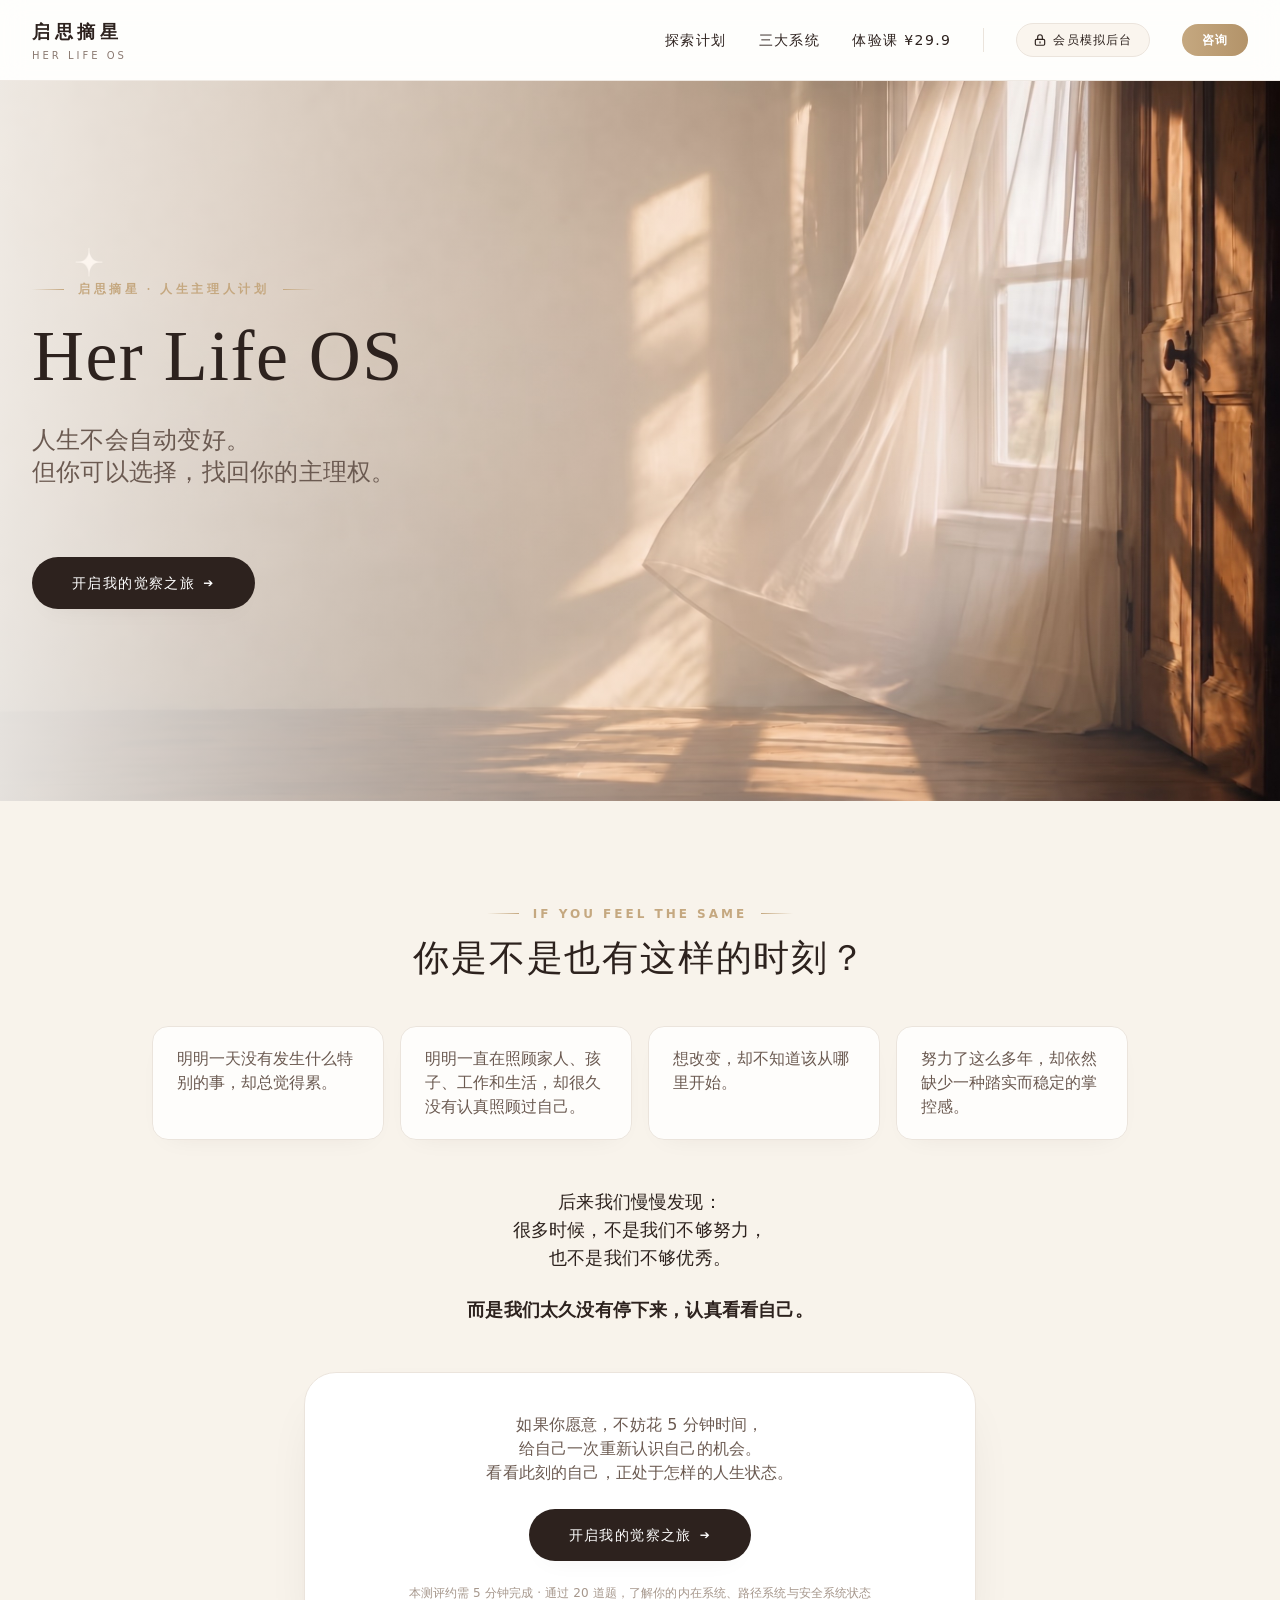
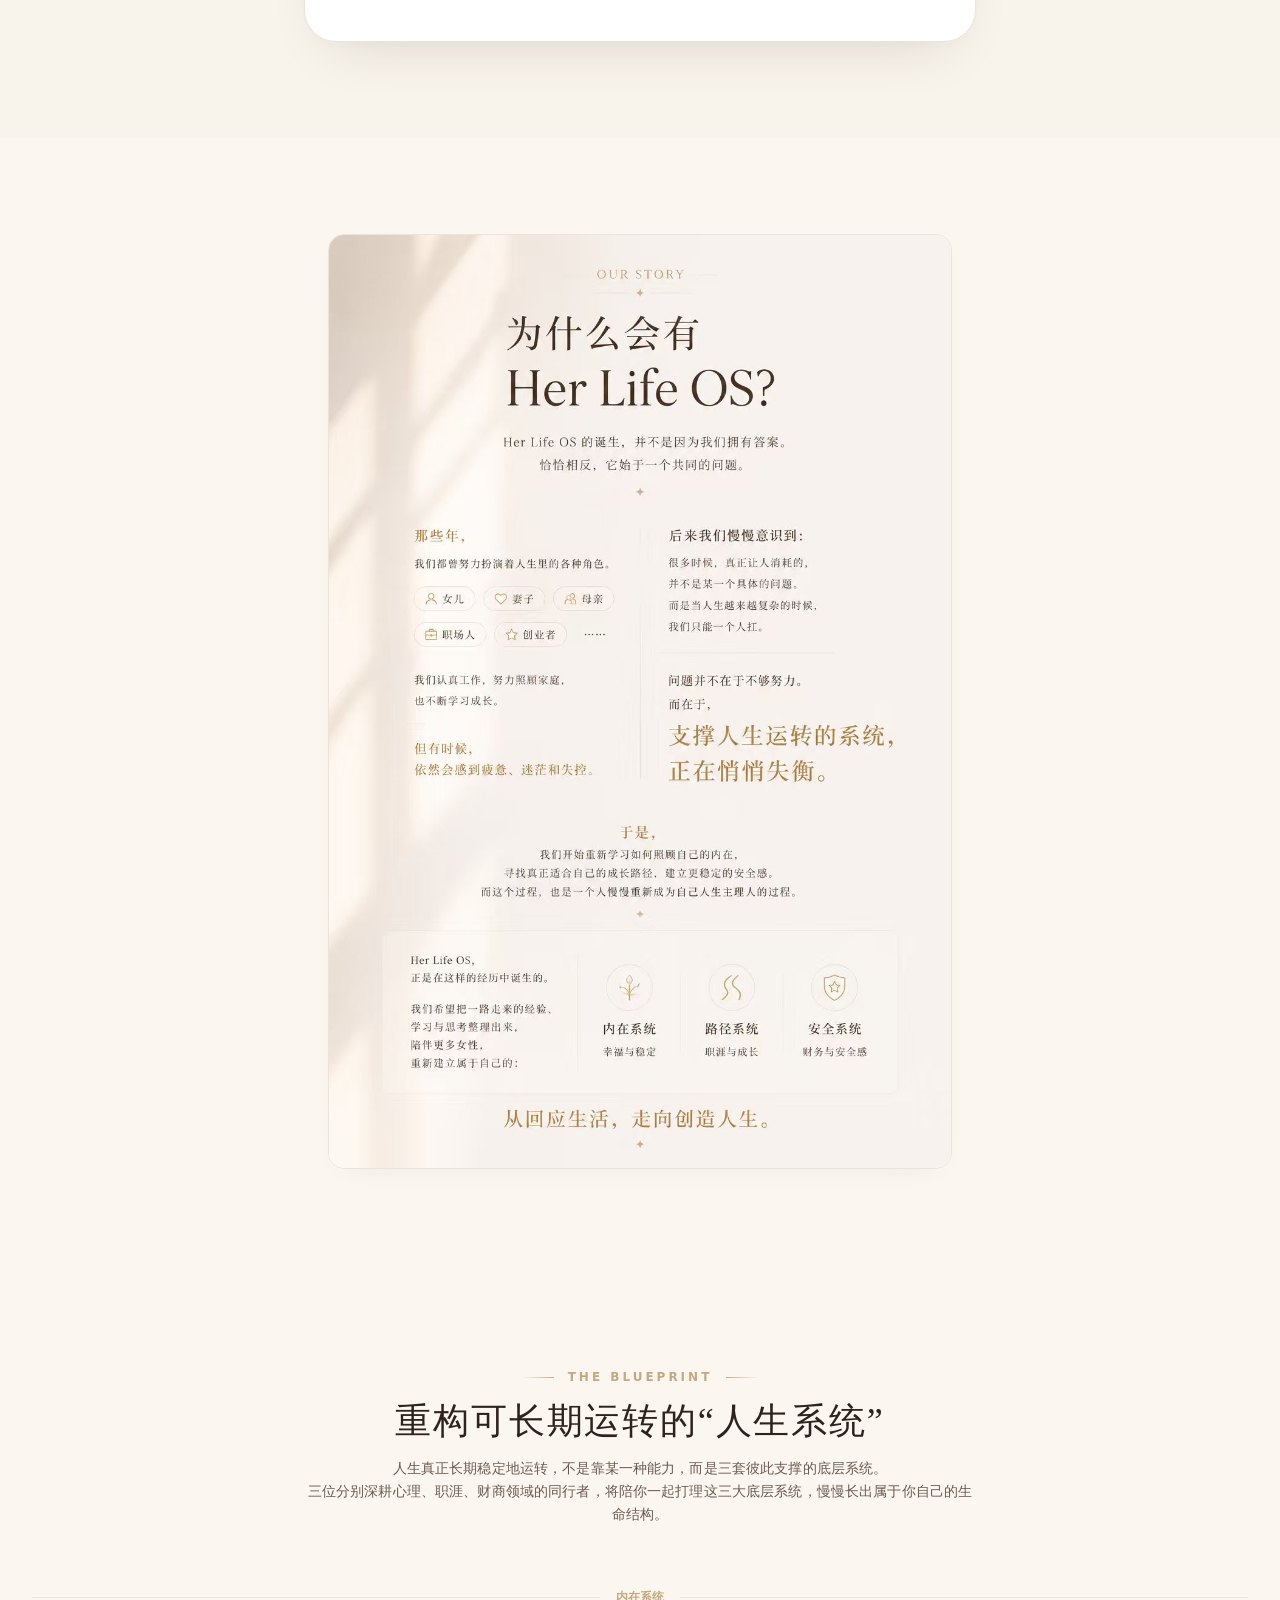
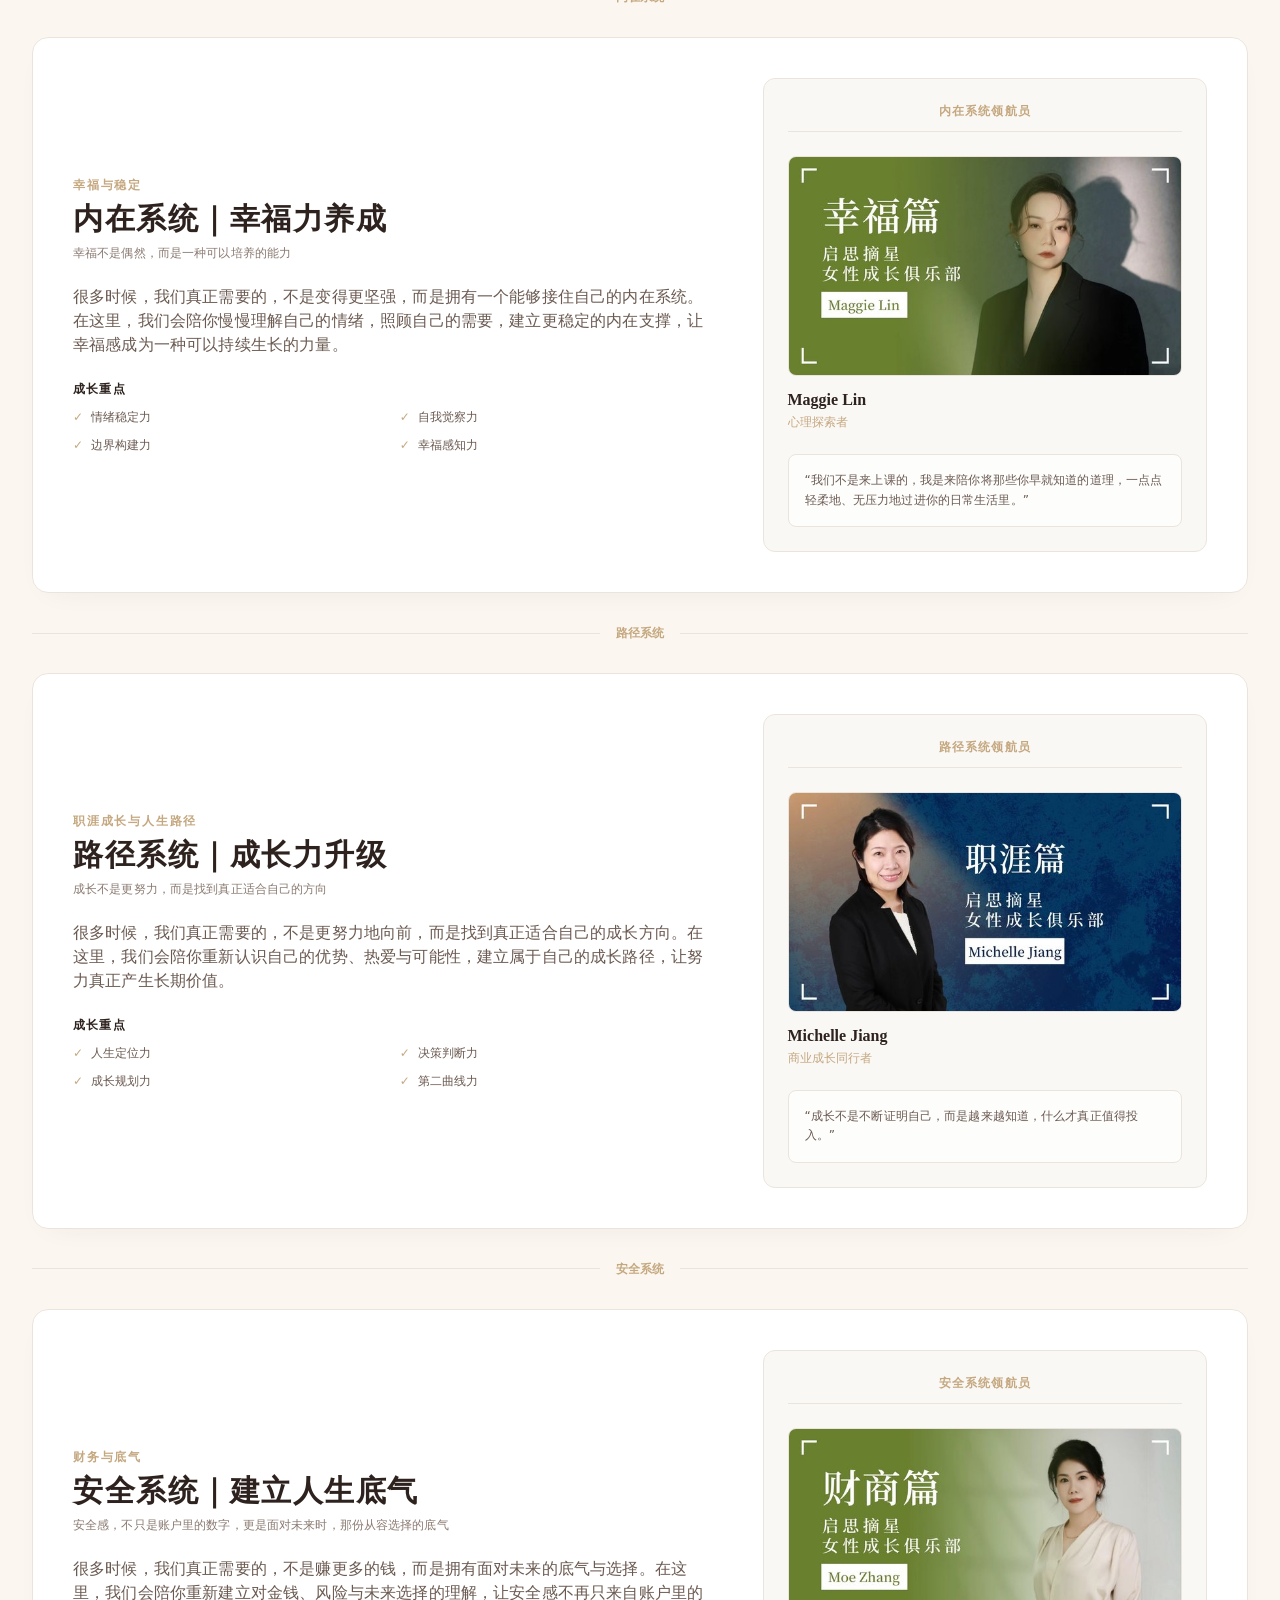
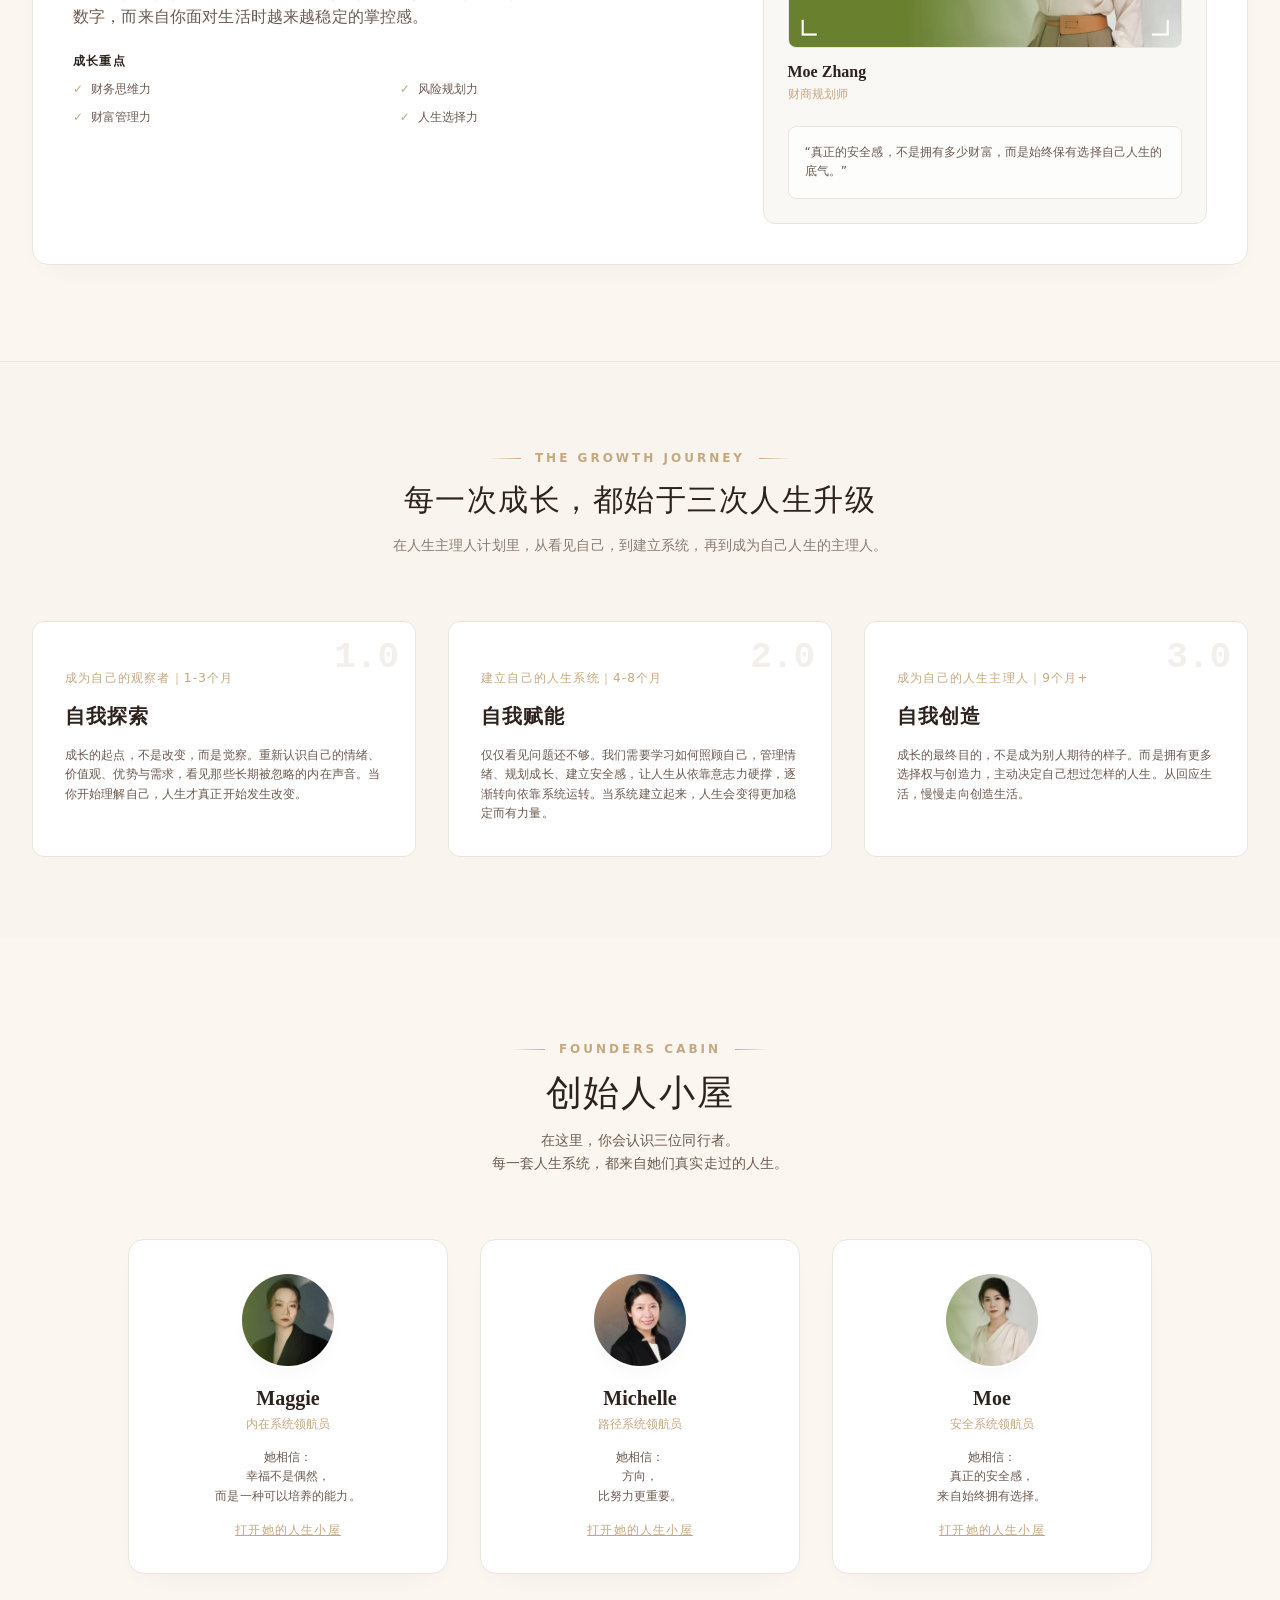
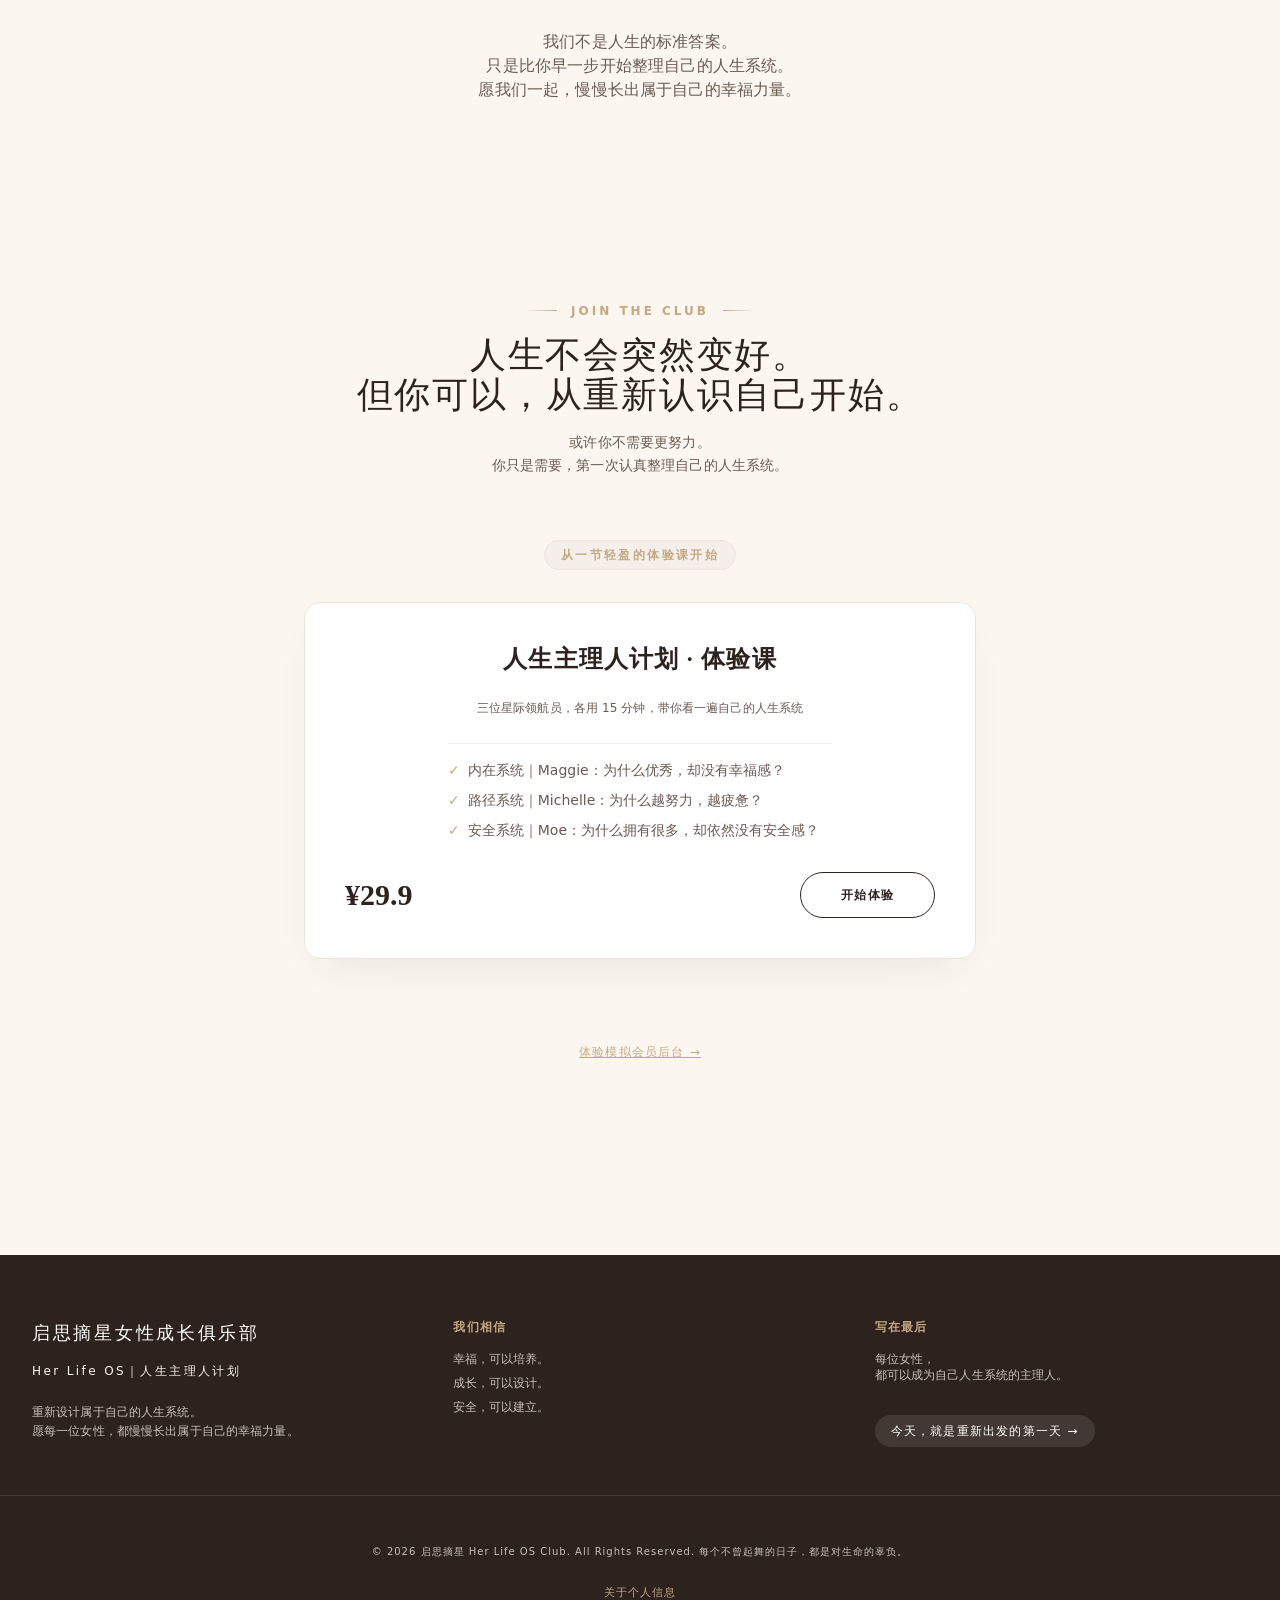
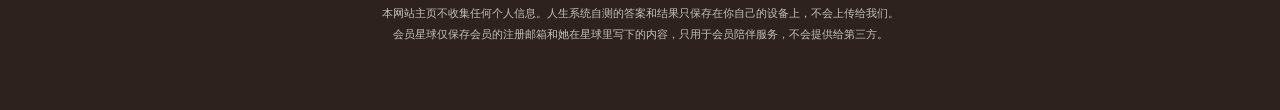
<file: index.html>
<!DOCTYPE html>
<html lang="zh-CN" class="scroll-smooth">
<head>
  <meta charset="UTF-8">
  <meta name="viewport" content="width=device-width, initial-scale=1.0">
  <title>启思摘星 Her Life OS — 人生系统主理人计划</title>
  <meta name="description" content="启思摘星女性成长俱乐部｜Her Life OS 人生主理人计划。从内在系统、路径系统、安全系统出发，重新设计属于自己的人生系统。">
  <meta property="og:type" content="website">
  <meta property="og:url" content="https://herlifeosclub.com/">
  <meta property="og:title" content="启思摘星 Her Life OS — 人生系统主理人计划">
  <meta property="og:description" content="每位女性，都可以成为自己人生系统的主理人。从内在、路径、安全三大系统出发，重新认识自己。">
  <meta property="og:image" content="https://herlifeosclub.com/images/img01.jpg">
  
  <!-- 1. 采用无拦截风险、全球极速 CDN 的静态 Tailwind CSS 样式表，彻底解决 iOS Safari 脚本封杀导致的白屏 -->
  <link rel="stylesheet" href="style.css">
  
  <!-- 2. 挂载 Alpine.js 用于交互 (带 defer 按序延迟启动) -->
  

  <!-- 3. 为静态 Tailwind 补充专属的 custom 调色板与 iPhone WebKit 兼容地基 -->
  






  <style>
    /* v2 修改建议 */
    html, body { background-color: #FBF7F0 !important; color: #2D221E; }
    #about{min-height:80vh !important;}
    .hero-overlay{background:linear-gradient(to bottom, rgba(253,251,247,0.80), rgba(253,251,247,0.55) 50%, rgba(253,251,247,0.92)) !important;}
    @media(min-width:1024px){.hero-overlay{background:linear-gradient(to right, rgba(253,251,247,0.88), rgba(253,251,247,0.35) 55%, transparent) !important;}}
    .av-noimg{display:flex;align-items:center;justify-content:center;}
    .av-noimg::after{content:attr(data-n);font-family:Georgia,'Songti SC',serif;font-size:14px;letter-spacing:.04em;color:#7A5C44;}
    /* 创始人小屋：网页文字版（素材取自 Maggie 设计的原图） */
    .f-modal-box{max-width:860px !important;}
    #modal-maggie .f-modal-box,#modal-maggie .f-modal-close{background:#FBF7F3;}
    #modal-michelle .f-modal-box,#modal-michelle .f-modal-close{background:#F9F5F2;}
    #modal-moe .f-modal-box,#modal-moe .f-modal-close{background:#F8F3EF;}
    .cabin{position:relative;overflow:hidden;padding:4px 22px 26px;color:#33291F;font-size:15px;line-height:1.95;border-radius:0 0 20px 20px;}
    .cabin,.cabin *{box-sizing:border-box;}
    .cabin p{margin:0;} .cabin ul{margin:0;padding:0;list-style:none;}
    .cabin img{mix-blend-mode:multiply;}
    .cb-plant{position:absolute;top:0;right:0;height:250px;width:auto;pointer-events:none;-webkit-mask-image:linear-gradient(to bottom,#000 80%,transparent),linear-gradient(to left,#000 45%,transparent);-webkit-mask-composite:source-in;mask-image:linear-gradient(to bottom,#000 80%,transparent),linear-gradient(to left,#000 45%,transparent);mask-composite:intersect;}
    .cb-head{position:relative;text-align:center;}
    .cb-title{font-family:'Songti SC','Noto Serif SC','Source Han Serif SC','STSong',Georgia,serif !important;font-size:28px;letter-spacing:.14em;color:#2D221E;font-weight:700;margin:0;}
    .cb-sub{font-size:13px;letter-spacing:.22em;color:#5B6B4A;margin-top:6px !important;}
    .cb-quote{font-family:'Songti SC','Noto Serif SC','Source Han Serif SC','STSong',Georgia,serif;font-size:20px;line-height:1.8;color:#4A5D3A;font-weight:600;margin:18px 0 6px !important;}
    .cb-quote::before{content:'“';color:#B0764A;margin-right:.2em;font-size:1.5em;line-height:0;vertical-align:-.2em;}
    .cb-quote::after{content:'”';color:#B0764A;margin-left:.1em;font-size:1.5em;line-height:0;vertical-align:-.2em;}
    .cb-portrait{display:block;width:220px;max-width:62%;height:auto;margin:10px auto 0;}
    .cb-sign{display:block;height:46px;width:auto;margin:2px auto 8px;}
    .cb-creds li{font-size:14.5px;line-height:1.7;padding:3px 0;}
    .cb-creds li::before{content:'✦';color:#B0764A;font-size:.7em;margin-right:.6em;vertical-align:.15em;}
    .cb-explore{margin-top:12px;padding-top:12px;border-top:1px solid #EADFD5;font-size:14.5px;}
    .cb-explore b{display:block;font-family:'Songti SC','Noto Serif SC','Source Han Serif SC','STSong',Georgia,serif;letter-spacing:.1em;}
    .cb-explore i{font-style:normal;color:#B9A898;margin:0 .35em;}
    .cb-h2{font-family:'Songti SC','Noto Serif SC','Source Han Serif SC','STSong',Georgia,serif !important;text-align:center;font-size:23px;letter-spacing:.3em;color:#2D221E;margin:30px 0 14px;font-weight:700;}
    .cb-h2::after{content:'';display:block;width:56px;height:1px;background:#C5A880;margin:10px auto 0;}
    .cb-row{border-top:1px solid #EADFD5;padding:20px 0;}
    .cb-k{display:flex;align-items:center;gap:12px;margin-bottom:10px;}
    .cb-n{font-family:Georgia,'Times New Roman',serif;font-size:32px;line-height:1;color:#4A5D3A;}
    .cb-k svg{width:30px;height:30px;flex:none;fill:none;stroke:#B0764A;stroke-width:1.2;stroke-linecap:round;stroke-linejoin:round;}
    .cb-k b{font-family:'Songti SC','Noto Serif SC','Source Han Serif SC','STSong',Georgia,serif;font-size:17px;line-height:1.55;color:#2D221E;}
    .cb-k b br{display:none;}
    .cb-t p+p,.cb-t ul+p,.cb-t p+ul{margin-top:.7em;}
    .cb-t em{font-style:normal;font-weight:700;color:#4A5D3A;}
    .cb-t li{padding-left:1.2em;position:relative;letter-spacing:.06em;}
    .cb-t li::before{content:'';position:absolute;left:.2em;top:.85em;width:6px;height:6px;border-radius:50%;background:#4A5D3A;}
    .cb-big{font-family:'Songti SC','Noto Serif SC','Source Han Serif SC','STSong',Georgia,serif;font-size:20px;font-weight:700;color:#4A5D3A;letter-spacing:.06em;}
    .cb-card{background:#F2E8DF;border-radius:18px;overflow:hidden;margin-top:6px;}
    .cb-card img{display:block;width:100%;height:150px;object-fit:cover;mix-blend-mode:normal;-webkit-mask-image:linear-gradient(to bottom,#000 55%,transparent);mask-image:linear-gradient(to bottom,#000 55%,transparent);}
    .cb-card>div{padding:6px 22px 18px;}
    .cb-c1 b{display:block;font-family:'Songti SC','Noto Serif SC','Source Han Serif SC','STSong',Georgia,serif;font-size:19px;letter-spacing:.1em;color:#2D221E;margin-bottom:6px;}
    .cb-c2{border-top:1px dashed #DCCDBF;padding-top:16px !important;font-family:'Kaiti SC','STKaiti','KaiTi','Songti SC','Noto Serif SC','Source Han Serif SC','STSong',Georgia,serif;font-size:18px;line-height:1.9;letter-spacing:.12em;color:#4A5D3A;}
    .cb-c2 span{display:block;text-align:right;font-family:'Snell Roundhand','Segoe Script','Brush Script MT',cursive;font-size:20px;letter-spacing:0;color:#B0764A;}
    .cb-more{background:#F3EBE4;border-radius:16px;margin-top:12px;padding:12px 18px;display:flex;flex-wrap:wrap;justify-content:center;align-items:center;gap:4px 18px;font-size:14.5px;}
    .cb-more b{font-family:'Songti SC','Noto Serif SC','Source Han Serif SC','STSong',Georgia,serif;letter-spacing:.12em;}
    .cb-more a{color:inherit;text-decoration:underline;text-decoration-color:#C5A880;text-underline-offset:4px;}
    .cb-orig{display:block;text-align:center;margin-top:16px;font-size:12px;letter-spacing:.15em;color:#9A8070;text-decoration:underline;text-underline-offset:4px;}
    @media(max-width:719px){.f-modal-overlay{padding:.6rem !important;}.f-modal-box{max-height:94vh !important;}}
    @media(min-width:720px){
      .cabin{padding:8px 44px 34px;}
      .cb-plant{height:300px;}
      .cb-head{display:grid;grid-template-columns:1fr 230px 1fr;gap:26px;align-items:center;text-align:left;padding-right:34px;}
      .cb-portrait{width:100%;max-width:none;margin:0;}
      .cb-sign{margin:0 0 10px;}
      .cb-quote{margin-top:26px !important;}
      .cb-row{display:grid;grid-template-columns:250px 1fr;gap:26px;padding:24px 0;}
      .cb-k{align-items:flex-start;margin:0;} .cb-k b br{display:inline;} .cb-k b{padding-top:2px;}
      .cb-t .ln{display:block;}
      .cb-card{display:grid;grid-template-columns:210px 1.05fr 1fr;align-items:center;}
      .cb-card img{height:100%;min-height:170px;-webkit-mask-image:linear-gradient(to right,#000 55%,transparent);mask-image:linear-gradient(to right,#000 55%,transparent);}
      .cb-card>div{padding:20px 22px;}
      .cb-c1 .ln{display:block;}
      .cb-c2{border-top:0;border-left:1px dashed #DCCDBF;font-size:16px;letter-spacing:.06em;}
      .cb-t{font-size:14.5px;}
    }
    /* 三次人生升级卡片质感 */
    .upgrade-card{cursor:pointer;transition:transform .45s cubic-bezier(.22,1,.36,1), box-shadow .45s ease, border-color .45s ease, background-color .45s ease;}
    .upgrade-card::before{content:'';position:absolute;top:0;left:0;right:0;height:3px;background:linear-gradient(90deg,transparent 8%,#C5A880 50%,transparent 92%);opacity:0;transition:opacity .45s ease;}
    .upgrade-card::after{content:'';position:absolute;inset:0;background:radial-gradient(120% 90% at 85% 0%, rgba(197,168,128,0.10), transparent 55%);opacity:0;transition:opacity .45s ease;pointer-events:none;}
    .upgrade-card:hover{transform:translateY(-8px);border-color:#C5A880 !important;box-shadow:0 32px 64px -28px rgba(45,34,30,0.28), 0 0 0 1px rgba(197,168,128,0.30) !important;}
    .upgrade-card:hover::before,.upgrade-card:hover::after{opacity:1;}
    .upgrade-card:active{transform:translateY(-3px) scale(0.985);}
    .upgrade-card .up-num{transition:color .45s ease, transform .45s cubic-bezier(.22,1,.36,1);}
    .upgrade-card:hover .up-num{color:#E3CFA6 !important;transform:scale(1.12) translateY(-2px);}
  </style>
</head>
<body class="bg-bgWarm text-primary font-sans selection:bg-accent-light selection:text-primary relative overflow-x-hidden">

  <!-- ==========================================
      👑 ALPINEJS 全局状态管理器 (合并官网、会员模拟、20题精细自测状态)
      ========================================== -->
  <div x-data="{
    viewMode: 'visitor', // visitor: 品牌官网 | member: 会员后台 | quiz: 20题自测状态
    mobileMenuOpen: false,
    contactModalOpen: false,
    
    activeSystem: 'inner',
    founderOpen: null,
    
    // 会员中心 Tab
    memberTab: '自习室',
    isPlaying: false,
    audioProgress: 35,
    myAssignment: '',
    assignmentSubmitted: false,
    
    // 每日重启打卡
    dailyEnergy: '⛅ 正常运行',
    dailyIntention: '',
    meditationChecked: false,
    readingChecked: false,
    reflectionChecked: false,
    dailyLogSubmitted: false,
    unlockedBadge: false,
    
    // 1对3创始陪伴舱：第4人是会员自己，前3人正是俱乐部的 3 位联合创始人！(Maggie, Michelle, Moe)
    groupFlowers: { Maggie: 12, Michelle: 8, Moe: 15, You: 6 },
    receivedFlowers: { Maggie: false, Michelle: false, Moe: false },
    
    // 🌟 星愿瓶 - 分类收集星星
    starJar: {
        checkin: 0,   // 打卡星 (dusty rose)
        learn: 0,     // 学习星 (warm yellow)
        feel: 0,      // 感触星 (sage green)
        insight: 0    // 洞见星 (brown)
    },
    totalStars() {
        return this.starJar.checkin + this.starJar.learn + this.starJar.feel + this.starJar.insight;
    },
    addStar(type) {
        if (this.starJar[type] !== undefined) {
            this.starJar[type]++;
            this.saveStarJar();
            this.spawnStar(type);
        }
    },
    saveStarJar() {
        try { localStorage.setItem('hlos_starjar', JSON.stringify(this.starJar)); } catch(e){}
    },
    loadStarJar() {
        try {
            const s = localStorage.getItem('hlos_starjar');
            if (s) this.starJar = JSON.parse(s);
        } catch(e){}
    },
    spawnStar(type) {
        const colors = { checkin:'#EFA6B8', learn:'#F0C95E', feel:'#9FCBA6', insight:'#A6B6E6' };
        const jar = document.getElementById('star-jar-stars');
        if (!jar) return;
        const star = document.createElement('div');
        star.textContent = '★';
        star.style.cssText = `position:absolute;color:${colors[type]};text-shadow:0 -1px 0 rgba(255,255,255,0.5),0 1.5px 2px rgba(90,60,40,0.3);font-size:${14+Math.random()*8}px;left:${15+Math.random()*70}%;top:-20px;opacity:0;transition:all 1.2s cubic-bezier(.3,.7,.4,1);pointer-events:none;`;
        jar.appendChild(star);
        requestAnimationFrame(() => {
            star.style.top = `${40+Math.random()*50}%`;
            star.style.opacity = '1';
        });
    },
    encourageText() {
        const t = this.totalStars();
        if (t === 0) return '你的星空，正在等待第一颗星 ✦';
        if (t < 5) return '星星开始亮起来了，继续呀 ✦';
        if (t < 15) return '你的星空越来越亮了 ✦';
        if (t < 30) return '好闪耀！你在认真经营自己的人生 ✦';
        return '满天星光，都是你努力的痕迹 ✦';
    },
    
    // ==========================================
    // 🌸 20题人生系统精细自测专属 Alpine 状态与数据
    // ==========================================
    quizIndex: 0,
    quizFinished: false,
    quizAnswers: [],
    quizScores: { inner: 0, path: 0, safety: 0 },
    quizCountMap: { inner: 7, path: 7, safety: 6 },
    quizKeyMap: { inner: '内在系统', path: '路径系统', safety: '安全系统' },
    analysisResult: { typeName: '', typeIcon: '', summary: '', body: '', invite: '' },
    
    // 经过柔化重塑、充满温度的 20 题温润觉察题库
    questions: [
        // ==================== 内在系统 (inner: 7题) ====================
        { 
            text: '在独处或闲下来的时候，我能安享片刻的平静，而不会总觉得有股焦虑催着自己去忙点什么。', 
            hint: '是否一停下来不忙碌，就会产生“虚度光阴”的自责与负罪感？',
            type: 'inner', 
            category: '内在感知' 
        },
        { 
            text: '当情绪低落或波动时，我能温柔地抱抱自己，而不是责怪自己“太敏感”或“不够坚强”。', 
            hint: '情绪低落时，习惯性选择理智压抑、逃避它，或者责备自己不够坚强。',
            type: 'inner', 
            category: '情绪自洽' 
        },
        { 
            text: '面对身边的声音、期待或评判，我有一道温和的保护网，不太会轻易怀疑自己的价值。', 
            hint: '经常因为伴侣、同事或老板的一句负面反馈，陷入整天的自我反省与心神内耗。',
            type: 'inner', 
            category: '心理边界' 
        },
        { 
            text: '在感到累的时候，我能坦然、不带负罪感地拒绝一些请求，不再为了“懂事”一味迁就别人。', 
            hint: '即使已经精疲力竭，在面对无理要求时，也会因为面子或责任勉强答应、事后后悔。',
            type: 'inner', 
            category: '自我主权' 
        },
        { 
            text: '如果生活突然出现意外、计划被打乱，我能允许自己先有个缓冲，然后慢慢找回生活的呼吸感。', 
            hint: '哪怕遇到一个非常微小的突发插曲，你整周的精神和生活秩序都会随之脱轨吗？',
            type: 'inner', 
            category: '系统弹性' 
        },
        { 
            text: '我生命里有属于自己的“安全树屋”——哪怕只是一个小小爱好，能让系统真正蓄满电力。', 
            hint: '你是否拥有不带任何目的、单纯因为自我喜悦而呼吸和放松的时间？',
            type: 'inner', 
            category: '能量补给' 
        },
        { 
            text: '当身体发出疲惫、紧绷的信号时，我能坦然地允许自己按下暂停键好好休息，不觉得这是“偷懒”。', 
            hint: '失眠频发、肩颈酸痛，但你依然对自己说“咬牙撑住，忙完这段时间再说”。',
            type: 'inner', 
            category: '身心链接' 
        },
        
        // ==================== 路径系统 (path: 7题) ====================
        { 
            text: '我对未来 3-5 年的生活状态，有比较清晰的想象和可落地的计划。', 
            hint: '你是否感觉一直在被生活拖着走、被动“应答”生活，而缺乏掌控方向的踏实感？',
            type: 'path', 
            category: '成长愿景' 
        },
        { 
            text: '在现在的日常里，我能隐约感受到自我的成长和内在价值，而不仅是机械地在打卡上班。', 
            hint: '每天都在从事可复制、机械式的空转劳作，内心逐渐被无意义感吞噬、感到疲惫。',
            type: 'path', 
            category: '智性成长' 
        },
        { 
            text: '除了手头的主线工作，我内心也渴望、或正在尝试摸索一些真正有热情、能长期生长的“小可能”。', 
            hint: '想过开辟新可能，但常因“不知能做什么、怕走错路、没有精力”而停在原地。',
            type: 'path', 
            category: '第二曲线' 
        },
        { 
            text: '面对年龄压力或各种社会竞争，我内心深处依然保有一份底气，相信自己独特的、带不走的核心特质。', 
            hint: '对未来的变数感到极度焦虑，总觉得缺乏一项“随身携带、不依附平台”的核心手艺。',
            type: 'path', 
            category: '核心能力' 
        },
        { 
            text: '在被琐事填满的生活中，我依然能为自己保留哪怕一小段不被打扰的时光，用来吸收新知或静静思考。', 
            hint: '整天被工作群组和零散家务压榨干所有精力，根本抽不出半个小时进行高质量的自我迭代。',
            type: 'path', 
            category: '精力隔离' 
        },
        { 
            text: '我身边的朋友和社交圈，能带给我温和的滋养和有深度的交流，而不是让我在聚会完反而更觉累心。', 
            hint: '社交常常沦为无止境的八卦、攀比或低能倾听，聚会结束后反而倍感空虚。 ',
            type: 'path', 
            category: '成长圈层' 
        },
        { 
            text: '在面对人生中重要的关口时，我能够静下心来听一听内在的声音，做出真正不违背自己心愿的选择。', 
            hint: '换工作、买房、结婚...每一次选择，是因为“大家都是这样”，还是出自你心？',
            type: 'path', 
            category: '决策主权' 
        },
        
        // ==================== 安全系统 (safety: 6题) ====================
        { 
            text: '对于自己的财务状况，我心里有一本清爽的账，清楚知道自己手里握着多少底牌、每月流入流出多少。', 
            hint: '潜意识有些害怕看账单，对具体开支和储蓄增减缺乏精准规划，选择闭上眼模糊应付。',
            type: 'safety', 
            category: '财务觉知' 
        },
        { 
            text: '即使当前的收入被迫按下暂停，我拥有的备用保障，也足够支撑我过好接下来半年体面、温饱的生活。', 
            hint: '一旦工作停摆、项目中止，存款数字带来的恐慌是否会让你立刻感到无法呼吸？',
            type: 'safety', 
            category: '风险冗余' 
        },
        { 
            text: '我为自己或家庭构建了最基础的安全防护（比如合理的健康险或流动资产），能够从容面对可能的变故。', 
            hint: '内心总是害怕生病，害怕自己发生变故后会拖累家庭，却因为拖延没有做出科学规划。',
            type: 'safety', 
            category: '底层防线' 
        },
        { 
            text: '我与物质的关系是放松而理智的，极少在心情沮丧或焦虑时，通过报复性消费来释放压力。', 
            hint: '工作委屈、深夜难受时，总想通过报复性买贵衣服、海量网购或暴饮暴食来寻找代偿。',
            type: 'safety', 
            category: '消费哲学' 
        },
        { 
            text: '在面对重要、或大额的财务分配决策时，我能够坦诚表达内心主张，拥有一份平等的、说“无悔决策”的底气。', 
            hint: '因为经济权相对缺失或让渡，在面临财务主张时常感到底气不足、习惯妥协迁就。',
            type: 'safety', 
            category: '物质底牌' 
        },
        { 
            text: '账户里存留的数字和安全壁垒，能带给我安然入睡的定力，不会经常为未来的生活感到恐慌不安。', 
            hint: '经常因数字没达到期望而产生匮乏感，甚至无法安然入睡，对衰老或意外始终感到惊恐。',
            type: 'safety', 
            category: '财务心理' 
        }
    ],

    nextQuiz(score, type) {
        this.quizAnswers[this.quizIndex] = { score, type };
        if (this.quizIndex < this.questions.length - 1) {
            this.quizIndex++;
        } else {
            this.calculateQuizScores();
            this.analysisResult = this.getFinalAnalysis();
            this.quizFinished = true;
            // 存下结果：入会后第一次登录会员页时，用来帮她预先选好测评类型
            try { localStorage.setItem('hlos_quiz_type', this.analysisResult.typeName); } catch (e) {}
        }
    },
    prevQuiz() {
        if (this.quizIndex > 0) {
            this.quizIndex--;
        }
    },
    calculateQuizScores() {
        this.quizScores = { inner: 0, path: 0, safety: 0 };
        this.quizAnswers.forEach(ans => {
            if (ans) {
                this.quizScores[ans.type] += ans.score;
            }
        });
    },
    getFinalAnalysis() {
        // ===== 可调阈值：整体偏低的判定线（5分量表下的题均分）=====
        // 总体题均分 < LOW_SCORE_THRESHOLD 判定为「全面蓄力型」。
        // 建议区间 2.75–3.25，先用 3.0 上线，积累真实答题数据后再校准。
        const LOW_SCORE_THRESHOLD = 3.0;
        // 均衡度阈值：三系统百分比差 <= BALANCE_SPREAD 视为均衡。
        const BALANCE_SPREAD = 12;

        let pct = {
            inner: Math.round(this.quizScores.inner / (this.quizCountMap.inner * 5) * 100),
            path: Math.round(this.quizScores.path / (this.quizCountMap.path * 5) * 100),
            safety: Math.round(this.quizScores.safety / (this.quizCountMap.safety * 5) * 100)
        };
        let vals = [pct.inner, pct.path, pct.safety];
        let spread = Math.max(vals[0], vals[1], vals[2]) - Math.min(vals[0], vals[1], vals[2]);

        // 总体题均分 = 三系统总得分 / 总题数（20）。正向计分，越同意分越高，已核对无反向题。
        let totalScore = this.quizScores.inner + this.quizScores.path + this.quizScores.safety;
        let totalItems = this.quizCountMap.inner + this.quizCountMap.path + this.quizCountMap.safety;
        let avgScore = totalScore / totalItems;

        // 最低系统判定：并列时先比系统内最低单题分，仍并列则固定优先级 内在 > 路径 > 安全。
        let lowest = 'inner';
        if (pct.path < pct[lowest]) lowest = 'path';
        if (pct.safety < pct[lowest]) lowest = 'safety';
        // 并列处理：若有系统与当前 lowest 的百分比相同，用「系统内最低单题分」打破并列。
        let minItemOf = (type) => {
            let scores = this.quizAnswers.filter(a => a && a.type === type).map(a => a.score);
            return scores.length ? Math.min(...scores) : 5;
        };
        ['inner', 'path', 'safety'].forEach(t => {
            if (pct[t] === pct[lowest] && t !== lowest) {
                if (minItemOf(t) < minItemOf(lowest)) lowest = t;
                // 仍并列则维持固定优先级顺序（inner > path > safety，即不覆盖已选的更高优先项）
            }
        });

        // ===== 第一步：整体是否偏低 → 全面蓄力型 =====
        if (avgScore < LOW_SCORE_THRESHOLD) {
            return {
                typeName: '全面蓄力型',
                typeIcon: '✦',
                summary: '你的人生系统，最近可能更多是在依靠意志力维持。内在、路径与安全三个系统，都到了值得被重新照顾、慢慢蓄力的时候。',
                body: '能一路走到这里，说明你其实已经付出了很多。只是现阶段，三个系统给予你的支撑都还不够充分：你可能容易疲惫，对下一步有些模糊，面对未来时也缺少一点确定感。这并不意味着你不够好，而是过去的你，更多依靠自己扛住生活，还没有建立起一套能够持续托住自己的系统。好消息是，这些能力都不是固定的，而是可以从最需要的一处开始，一点点重新搭建起来。',
                invite: '如果你愿意，可以从「人生主理人计划 · 体验课」开始。我们会陪你看清三个系统目前的状态，找到最值得优先照顾的那一块，让人生慢慢从“依靠意志力维持”，转向“有系统稳稳托住自己”。'
            };
        }

        // ===== 第二步：均衡且整体不低 → 平衡生长型 =====
        if (spread <= BALANCE_SPREAD) {
            return {
                typeName: '平衡生长型',
                typeIcon: '☀️',
                summary: '你的三大人生系统目前相对均衡，也已经具备继续生长的基础。',
                body: '内在、路径、安全整体均衡。你能够兼顾内在感受、成长方向与现实安全感，在面对生活变化时拥有相对从容的应对能力。未来的重点不再是修补短板，而是让已有的优势持续生长，逐渐从“回应生活”走向“创造生活”，慢慢成为自己人生的主理人。',
                invite: '☀️ 你已经站在一个很好的起点上。如果你愿意让这份优势继续生长，「人生主理人计划 · 体验课」会陪你把“创造生活”的方向，落成具体、可执行的下一步。'
            };
        }

        // ===== 第三步：按最低系统判定 =====
        if (lowest === 'inner') {
            return {
                typeName: '责任承载型',
                typeIcon: '✦',
                summary: '你的人生系统整体运转稳定，但长期承担较多责任，内在能量需要被优先关注与补给。',
                body: '你拥有很强的责任感与行动力，习惯照顾家庭、工作与身边的人，也总希望把事情做好。只是长时间把注意力放在外界以后，你可能已经很久没有认真照顾过自己的情绪与需求。未来最值得投入的，不是变得更努力，而是先为自己建立一个“能够接住自己的内在系统”，把自己也放回人生的重要位置。',
                invite: '你的内在系统正在邀请你，把更多关注重新带回自己。如果你愿意，一节「人生主理人计划 · 体验课」，会陪你从“照顾好自己”这一步开始，慢慢长出属于自己的幸福力。'
            };
        } else if (lowest === 'path') {
            return {
                typeName: '生长探索型',
                typeIcon: '✦',
                summary: '你的人生系统已经具备良好的基础，但未来方向与成长路径仍有进一步探索和拓展的空间。',
                body: '你已经完成了很多人生角色的建设。但内心深处，也开始出现新的提问：我真正想要的是什么？未来的人生还能有哪些可能？这不是迷茫，而是成长开始发生的信号。未来最值得投入的，是重新连接自己的优势、热爱与长期成长方向——因为方向，往往比努力更重要。',
                invite: '你的路径系统正在邀请你，探索下一阶段的人生方向。如果你愿意，「人生主理人计划 · 体验课」，会陪你把这些还模糊的“可能”，梳理成一条真正适合自己的成长路径。'
            };
        } else {
            return {
                typeName: '安全筑基型',
                typeIcon: '✦',
                summary: '你的人生系统整体向好，但安全感更多依赖外部条件，安全系统值得被优先关注与建设。',
                body: '你拥有不错的成长动力与生活热情。但在面对未来的不确定性时，仍然会希望拥有更多底气与选择权。安全感并不仅仅来自账户里的数字，它更来自于：对资源的管理能力、对风险的理解能力，以及对人生选择的自主权。未来最值得投入的，是为自己建立更稳定、更从容的安全底盘，让安全感来自你始终拥有“选择自己人生的底气”。',
                invite: '你的安全系统正在邀请你，为未来建立更稳定的底气与选择权。如果你愿意，可以从「人生主理人计划 · 体验课」开始。我们会陪你看清当前最影响安全感的那一环，把对未来的隐约焦虑，梳理成可以一步步掌控的行动方向。'
            };
        }
    },

    sendFlower(member) {
      this.groupFlowers[member]++;
    },
    receiveFlower(name) {
      if (!this.receivedFlowers[name]) {
        this.receivedFlowers[name] = true;
        this.addStar('feel');
      }
    }
  }"
  x-init="loadStarJar(); setInterval(() => { if (isPlaying) { audioProgress = audioProgress >= 100 ? 0 : audioProgress + 1 } }, 1000)"
  class="min-h-screen relative overflow-hidden">

    <!-- ==========================================
        💎 1. 顶部智性导航栏
        ========================================== -->
    <header class="sticky top-0 z-40 backdrop-blur-md bg-white/80 border-b border-[#EBE4DC]/80 transition-all duration-300">
      <div class="max-w-7xl mx-auto px-4 sm:px-6 lg:px-8 h-20 flex items-center justify-between">
        
        <div class="flex flex-col cursor-pointer" @click="viewMode = 'visitor'">
          <span class="font-serif text-lg tracking-[0.25em] text-custom-primary font-semibold">启思摘星</span>
          <span class="text-[10px] tracking-[0.3em] text-[#8A7A71] uppercase mt-0.5">Her Life OS</span>
        </div>

        <nav class="hidden md:flex items-center space-x-8">
          <a href="#about" @click="viewMode = 'visitor'" class="text-sm tracking-widest text-custom-primary hover:text-custom-accent transition-colors">探索计划</a>
          <a href="#systems" @click="viewMode = 'visitor'" class="text-sm tracking-widest text-custom-primary hover:text-custom-accent transition-colors">三大系统</a>
          <a href="#offer" @click="viewMode = 'visitor'" class="text-sm tracking-widest text-custom-primary hover:text-custom-accent transition-colors">体验课 ¥29.9</a>

          <div class="h-6 w-px bg-[#EBE4DC]"></div>
          
          <a
            href="member.html"
            class="px-4 py-2 rounded-full text-xs tracking-widest transition-all duration-300 flex items-center space-x-1.5 border cursor-pointer bg-custom-accent-light border-[#EBE4DC]"
          >
            <svg width="14" height="14" fill="none" stroke="currentColor" viewBox="0 0 24 24"><path stroke-linecap="round" stroke-linejoin="round" stroke-width="2" d="M12 15v2m-6 4h12a2 2 0 002-2v-6a2 2 0 00-2-2H6a2 2 0 00-2 2v6a2 2 0 002 2zm10-10V7a4 4 0 00-8 0v4h8z"></path></svg>
            <span>会员模拟后台</span>
          </a>

          <button 
            @click="contactModalOpen = true"
            class="px-5 py-2 rounded-full text-xs tracking-widest bg-gradient-to-r from-[#C5A880] to-[#B39369] text-white hover:opacity-95 transition-opacity cursor-pointer font-bold"
          >
            咨询
          </button>
        </nav>

        <div class="flex items-center space-x-3 md:hidden">
          <a href="member.html" class="p-2 rounded-full bg-[#F4EFEA] text-xs">
            <svg width="14" height="14" fill="none" stroke="#2D221E" viewBox="0 0 24 24"><path stroke-linecap="round" stroke-linejoin="round" stroke-width="2" d="M12 15v2m-6 4h12a2 2 0 002-2v-6a2 2 0 00-2-2H6a2 2 0 00-2 2v6a2 2 0 002 2zm10-10V7a4 4 0 00-8 0v4h8z"></path></svg>
          </a>
          <button @click="mobileMenuOpen = !mobileMenuOpen" class="p-2 text-custom-primary focus:outline-none">
            <span class="text-lg">☰</span>
          </button>
        </div>
      </div>

      <div x-show="mobileMenuOpen" @click.away="mobileMenuOpen = false" class="md:hidden bg-custom-warm border-b border-[#EBE4DC] px-6 py-6 space-y-4 animate-fadeIn" style="display: none;">
        <a href="#about" @click="mobileMenuOpen = false; viewMode = 'visitor'" class="block w-full text-left text-sm tracking-widest py-2 text-custom-primary">探索计划</a>
        <a href="#systems" @click="mobileMenuOpen = false; viewMode = 'visitor'" class="block w-full text-left text-sm tracking-widest py-2 text-custom-primary">三大系统</a>
        <a href="#offer" @click="mobileMenuOpen = false; viewMode = 'visitor'" class="block w-full text-left text-sm tracking-widest py-2 text-custom-primary-light">体验课 ¥29.9</a>
        <hr class="border-[#EBE4DC]" />
        <a 
          href="member.html"
          class="w-full py-2.5 rounded-full text-xs bg-custom-primary text-white flex items-center justify-center space-x-2"
        >
          <span>切换至会员后台</span>
        </a>
        <button 
          @click="mobileMenuOpen = false; contactModalOpen = true"
          class="w-full py-2.5 rounded-full text-xs border border-custom-accent text-custom-accent text-center font-bold"
        >
          咨询
        </button>
      </div>
    </header>

    <!-- ==========================================
        🌟 视图 1: 公开官网品牌 Landing Page
        ========================================== -->
    <main x-show="viewMode === 'visitor'" class="relative z-10 animate-fadeIn">
      
      <!-- 1. HERO SECTION -->
      <section id="about" class="relative min-h-[88vh] flex items-center justify-center px-4 sm:px-6 lg:px-8 py-16 overflow-hidden">
        <div class="absolute inset-0 z-0">
          <img 
            src="images/img01.jpg" 
            alt="启思摘星 · 人生系统主理人计划 Her Life OS" 
            class="w-full h-full object-cover object-right lg:object-center"
            onerror="this.style.display='none'; document.getElementById('hero-fallback-css').classList.remove('hidden')"
          />
          <div id="hero-fallback-css" class="hidden absolute inset-0 bg-gradient-to-tr from-[#FAF5EE] via-[#F5ECE0] to-[#FAF5EE]"></div>
          <div class="hero-overlay absolute inset-0"></div>
        </div>

        <div class="max-w-7xl mx-auto w-full grid grid-cols-1 lg:grid-cols-12 gap-12 items-center relative z-10">
          <div class="lg:col-span-8 flex flex-col justify-center space-y-10">
            <div class="space-y-5">
              <h2 class="eyebrow-line text-xs font-serif tracking-[0.3em] text-custom-accent uppercase font-bold">启思摘星 · 人生主理人计划</h2>
              <h1 class="text-5xl sm:text-6xl lg:text-7xl font-serif text-custom-primary tracking-tight leading-[1.1] font-light">
                Her Life OS
              </h1>
              <p class="text-xl sm:text-2xl text-custom-primary-light font-serif font-light leading-relaxed pt-2">
                人生不会自动变好。<br class="hidden sm:inline" />
                但你可以选择，找回你的主理权。
              </p>
              <div class="w-16 h-px bg-gradient-to-r from-custom-accent to-transparent mt-2"></div>
            </div>

            <div class="pt-2">
              <button 
                @click="viewMode = 'quiz'; quizIndex = 0; quizFinished = false; quizAnswers = []; quizScores = { inner: 0, path: 0, safety: 0 }; window.scrollTo(0,0)"
                class="group bg-custom-primary text-white px-10 py-4 rounded-full text-sm tracking-widest font-medium hover:bg-black transition-all duration-300 shadow-md inline-flex items-center justify-center space-x-2 cursor-pointer focus:outline-none"
              >
                <span>开启我的觉察之旅</span>
                <span class="text-xs">➔</span>
              </button>
            </div>
          </div>
          <div class="hidden lg:block lg:col-span-4 h-full"></div>
        </div>
      </section>

      <!-- 2. 💡 INTERACTIVE DIAGNOSTIC -->
      <section id="resonance" class="py-24 bg-custom-beige/50 border-y border-[#EBE4DC]">
        <div class="max-w-5xl mx-auto px-4 sm:px-6 text-center space-y-12">
          <div class="space-y-4">
            <span class="eyebrow-line text-xs tracking-[0.25em] text-custom-accent uppercase font-semibold">If You Feel The Same</span>
            <h2 class="text-3xl sm:text-4xl font-serif text-custom-primary">你是不是也有这样的时刻？</h2>
          </div>

          <div class="grid grid-cols-1 sm:grid-cols-2 lg:grid-cols-4 gap-4 text-left">
            <div class="bg-white/80 rounded-2xl border border-[#EBE4DC] px-6 py-5 text-sm sm:text-base text-custom-primary-light leading-relaxed shadow-sm">明明一天没有发生什么特别的事，却总觉得累。</div>
            <div class="bg-white/80 rounded-2xl border border-[#EBE4DC] px-6 py-5 text-sm sm:text-base text-custom-primary-light leading-relaxed shadow-sm">明明一直在照顾家人、孩子、工作和生活，却很久没有认真照顾过自己。</div>
            <div class="bg-white/80 rounded-2xl border border-[#EBE4DC] px-6 py-5 text-sm sm:text-base text-custom-primary-light leading-relaxed shadow-sm">想改变，却不知道该从哪里开始。</div>
            <div class="bg-white/80 rounded-2xl border border-[#EBE4DC] px-6 py-5 text-sm sm:text-base text-custom-primary-light leading-relaxed shadow-sm">努力了这么多年，却依然缺少一种踏实而稳定的掌控感。</div>
          </div>

          <div class="space-y-6 text-center font-serif text-custom-primary leading-loose text-base sm:text-lg">
            <p>后来我们慢慢发现：<br/>很多时候，不是我们不够努力，<br/>也不是我们不够优秀。</p>
            <p class="font-semibold">而是我们太久没有停下来，认真看看自己。</p>
          </div>

          <div class="bg-white rounded-[32px] border border-[#EBE4DC] p-8 sm:p-10 shadow-xl space-y-6 max-w-2xl mx-auto">
            <p class="text-sm sm:text-base text-custom-primary-light leading-relaxed">
              如果你愿意，不妨花 5 分钟时间，<br class="hidden sm:inline"/>给自己一次重新认识自己的机会。<br/>看看此刻的自己，正处于怎样的人生状态。
            </p>
            <button 
              @click="viewMode = 'quiz'; quizIndex = 0; quizFinished = false; quizAnswers = []; quizScores = { inner: 0, path: 0, safety: 0 }; window.scrollTo(0,0)"
              class="bg-custom-primary text-white px-10 py-4 rounded-full text-sm tracking-widest font-medium hover:bg-black transition-all duration-300 shadow-md inline-flex items-center space-x-2 cursor-pointer"
            >
              <span>开启我的觉察之旅</span>
              <span class="text-xs">➔</span>
            </button>
            <p class="text-xs text-[#A6978C]">本测评约需 5 分钟完成 · 通过 20 道题，了解你的内在系统、路径系统与安全系统状态</p>
          </div>
        </div>
      </section>

      <!-- 2.5 🌱 起点：为什么会有 Her Life OS -->
      <section id="origin" class="py-24 max-w-2xl mx-auto px-4 sm:px-6">
        <img src="images/img02.jpg" alt="Our Story - 为什么会有 Her Life OS" class="w-full h-auto rounded-2xl shadow-sm border border-[#EBE4DC]"/>
      </section>

      <!-- 3. 🧩 CORE METHODOLOGY -->
      <section id="systems" class="py-24 max-w-7xl mx-auto px-4 sm:px-6 lg:px-8">
        <div class="text-center space-y-4 mb-16">
          <span class="eyebrow-line text-xs tracking-[0.25em] text-custom-accent uppercase font-semibold">The Blueprint</span>
          <h2 class="text-3xl sm:text-4xl font-serif text-custom-primary">重构可长期运转的“人生系统”</h2>
          <p class="text-sm text-custom-primary-light max-w-2xl mx-auto leading-relaxed">
            人生真正长期稳定地运转，不是靠某一种能力，而是三套彼此支撑的底层系统。<br/>三位分别深耕心理、职涯、财商领域的同行者，将陪你一起打理这三大底层系统，慢慢长出属于你自己的生命结构。
          </p>
        </div>

        
        <!-- 三大系统 - 全部展示 -->
        <div class="space-y-8">

          <!-- 分隔线标签 -->
          <div class="flex items-center gap-4 my-2">
            <div class="flex-1 h-px bg-[#EBE4DC]"></div>
            <span class="text-xs tracking-[0.18em] text-custom-accent uppercase font-semibold">内在系统</span>
            <div class="flex-1 h-px bg-[#EBE4DC]"></div>
          </div>
          <div class="bg-white rounded-2xl border border-[#EBE4DC] shadow-sm p-6 sm:p-10">
            <div class="grid grid-cols-1 lg:grid-cols-12 gap-12 items-center animate-fadeIn">
            <div class="lg:col-span-7 space-y-6">
              <div class="space-y-2">
                <div class="text-xs tracking-[0.15em] text-custom-accent font-semibold uppercase">幸福与稳定</div>
                <h3 class="text-2xl sm:text-3xl font-serif text-custom-primary font-semibold">内在系统｜幸福力养成</h3>
                <p class="text-xs text-[#8A7A71]">幸福不是偶然，而是一种可以培养的能力</p>
              </div>
              <p class="text-sm sm:text-base text-custom-primary-light leading-relaxed font-light">
                很多时候，我们真正需要的，不是变得更坚强，而是拥有一个能够接住自己的内在系统。在这里，我们会陪你慢慢理解自己的情绪，照顾自己的需要，建立更稳定的内在支撑，让幸福感成为一种可以持续生长的力量。
              </p>
              <div class="space-y-3">
                <h4 class="text-xs uppercase tracking-widest font-semibold text-custom-primary">成长重点</h4>
                <div class="grid grid-cols-1 sm:grid-cols-2 gap-3 text-xs text-custom-primary-light">
                  <div class="flex items-center space-x-2"><span class="text-custom-accent">✓</span><span>情绪稳定力</span></div>
                  <div class="flex items-center space-x-2"><span class="text-custom-accent">✓</span><span>自我觉察力</span></div>
                  <div class="flex items-center space-x-2"><span class="text-custom-accent">✓</span><span>边界构建力</span></div>
                  <div class="flex items-center space-x-2"><span class="text-custom-accent">✓</span><span>幸福感知力</span></div>
                </div>
              </div>
            </div>
            <div class="lg:col-span-5 bg-[#FAF8F5] rounded-xl border border-[#EBE4DC] p-6 space-y-6">
              <div class="text-xs uppercase tracking-widest text-custom-accent font-semibold text-center border-b border-[#EBE4DC] pb-3">内在系统领航员</div>
              <div>
                  <div class="overflow-hidden rounded-lg border border-[#EBE4DC] w-full mb-3">
                    <img src="images/img03.jpg" alt="Maggie Lin" class="w-full h-auto display-block"/>
                  </div>
                  <div class="font-serif text-base font-bold text-custom-primary">Maggie Lin</div>
                  <div class="text-xs text-custom-accent font-light mt-0.5">心理探索者</div>
                </div>
              <p class="text-xs text-custom-primary-light leading-relaxed font-light bg-white/70 p-4 rounded-lg border border-[#EBE4DC]">
                “我们不是来上课的，我是来陪你将那些你早就知道的道理，一点点轻柔地、无压力地过进你的日常生活里。”
              </p>
            </div>
          </div>
          </div>

          <div class="flex items-center gap-4 my-2">
            <div class="flex-1 h-px bg-[#EBE4DC]"></div>
            <span class="text-xs tracking-[0.18em] text-custom-accent uppercase font-semibold">路径系统</span>
            <div class="flex-1 h-px bg-[#EBE4DC]"></div>
          </div>
          <div class="bg-white rounded-2xl border border-[#EBE4DC] shadow-sm p-6 sm:p-10">
            <div class="grid grid-cols-1 lg:grid-cols-12 gap-12 items-center animate-fadeIn">
            <div class="lg:col-span-7 space-y-6">
              <div class="space-y-2">
                <div class="text-xs tracking-[0.15em] text-custom-accent font-semibold uppercase">职涯成长与人生路径</div>
                <h3 class="text-2xl sm:text-3xl font-serif text-custom-primary font-semibold">路径系统｜成长力升级</h3>
                <p class="text-xs text-[#8A7A71]">成长不是更努力，而是找到真正适合自己的方向</p>
              </div>
              <p class="text-sm sm:text-base text-custom-primary-light leading-relaxed font-light">
                很多时候，我们真正需要的，不是更努力地向前，而是找到真正适合自己的成长方向。在这里，我们会陪你重新认识自己的优势、热爱与可能性，建立属于自己的成长路径，让努力真正产生长期价值。
              </p>
              <div class="space-y-3">
                <h4 class="text-xs uppercase tracking-widest font-semibold text-custom-primary">成长重点</h4>
                <div class="grid grid-cols-1 sm:grid-cols-2 gap-3 text-xs text-custom-primary-light">
                  <div class="flex items-center space-x-2"><span class="text-custom-accent">✓</span><span>人生定位力</span></div>
                  <div class="flex items-center space-x-2"><span class="text-custom-accent">✓</span><span>决策判断力</span></div>
                  <div class="flex items-center space-x-2"><span class="text-custom-accent">✓</span><span>成长规划力</span></div>
                  <div class="flex items-center space-x-2"><span class="text-custom-accent">✓</span><span>第二曲线力</span></div>
                </div>
              </div>
            </div>
            <div class="lg:col-span-5 bg-[#FAF8F5] rounded-xl border border-[#EBE4DC] p-6 space-y-6">
              <div class="text-xs uppercase tracking-widest text-custom-accent font-semibold text-center border-b border-[#EBE4DC] pb-3">路径系统领航员</div>
              <div>
                  <div class="overflow-hidden rounded-lg border border-[#EBE4DC] w-full mb-3">
                    <img src="images/img04.jpg" alt="Michelle Jiang" class="w-full h-auto display-block"/>
                  </div>
                  <div class="font-serif text-base font-bold text-custom-primary">Michelle Jiang</div>
                  <div class="text-xs text-custom-accent font-light mt-0.5">商业成长同行者</div>
                </div>
              <p class="text-xs text-custom-primary-light leading-relaxed font-light bg-white/70 p-4 rounded-lg border border-[#EBE4DC]">
                “成长不是不断证明自己，而是越来越知道，什么才真正值得投入。”
              </p>
            </div>
          </div>
          </div>

          <div class="flex items-center gap-4 my-2">
            <div class="flex-1 h-px bg-[#EBE4DC]"></div>
            <span class="text-xs tracking-[0.18em] text-custom-accent uppercase font-semibold">安全系统</span>
            <div class="flex-1 h-px bg-[#EBE4DC]"></div>
          </div>
          <div class="bg-white rounded-2xl border border-[#EBE4DC] shadow-sm p-6 sm:p-10">
            <div class="grid grid-cols-1 lg:grid-cols-12 gap-12 items-center animate-fadeIn">
            <div class="lg:col-span-7 space-y-6">
              <div class="space-y-2">
                <div class="text-xs tracking-[0.15em] text-custom-accent font-semibold uppercase">财务与底气</div>
                <h3 class="text-2xl sm:text-3xl font-serif text-custom-primary font-semibold">安全系统｜建立人生底气</h3>
                <p class="text-xs text-[#8A7A71]">安全感，不只是账户里的数字，更是面对未来时，那份从容选择的底气</p>
              </div>
              <p class="text-sm sm:text-base text-custom-primary-light leading-relaxed font-light">
                很多时候，我们真正需要的，不是赚更多的钱，而是拥有面对未来的底气与选择。在这里，我们会陪你重新建立对金钱、风险与未来选择的理解，让安全感不再只来自账户里的数字，而来自你面对生活时越来越稳定的掌控感。
              </p>
              <div class="space-y-3">
                <h4 class="text-xs uppercase tracking-widest font-semibold text-custom-primary">成长重点</h4>
                <div class="grid grid-cols-1 sm:grid-cols-2 gap-3 text-xs text-custom-primary-light">
                  <div class="flex items-center space-x-2"><span class="text-custom-accent">✓</span><span>财务思维力</span></div>
                  <div class="flex items-center space-x-2"><span class="text-custom-accent">✓</span><span>风险规划力</span></div>
                  <div class="flex items-center space-x-2"><span class="text-custom-accent">✓</span><span>财富管理力</span></div>
                  <div class="flex items-center space-x-2"><span class="text-custom-accent">✓</span><span>人生选择力</span></div>
                </div>
              </div>
            </div>
            <div class="lg:col-span-5 bg-[#FAF8F5] rounded-xl border border-[#EBE4DC] p-6 space-y-6">
              <div class="text-xs uppercase tracking-widest text-custom-accent font-semibold text-center border-b border-[#EBE4DC] pb-3">安全系统领航员</div>
              <div>
                  <div class="overflow-hidden rounded-lg border border-[#EBE4DC] w-full mb-3">
                    <img src="images/img05.jpg" alt="Moe Zhang" class="w-full h-auto display-block"/>
                  </div>
                  <div class="font-serif text-base font-bold text-custom-primary">Moe Zhang</div>
                  <div class="text-xs text-custom-accent font-light mt-0.5">财商规划师</div>
                </div>
              <p class="text-xs text-custom-primary-light leading-relaxed font-light bg-white/70 p-4 rounded-lg border border-[#EBE4DC]">
                “真正的安全感，不是拥有多少财富，而是始终保有选择自己人生的底气。”
              </p>
            </div>
          </div>
          </div>

        </div>

      </section>

      <!-- 4. 🌱 成长时间轴：生命的三次升级 -->
      <section class="py-20 bg-bgBeige/30 border-t border-[#EBE4DC]">
        <div class="max-w-7xl mx-auto px-4 sm:px-6 lg:px-8">
          <div class="text-center space-y-4 mb-16">
            <span class="eyebrow-line text-xs tracking-[0.25em] text-[#C5A880] uppercase font-semibold">The Growth Journey</span>
            <h2 class="text-3xl font-serif text-[#2D221E]">每一次成长，都始于三次人生升级</h2>
            <p class="text-sm text-[#8A7A71] max-w-xl mx-auto leading-relaxed">
              在人生主理人计划里，从看见自己，到建立系统，再到成为自己人生的主理人。
            </p>
          </div>

          <div class="grid grid-cols-1 md:grid-cols-3 gap-8">
            <!-- 1.0 自我探索 -->
            <div class="upgrade-card bg-white rounded-xl border border-[#EBE4DC] p-8 space-y-4 relative overflow-hidden group">
              <div class="up-num absolute top-0 right-0 p-4 font-mono text-4xl text-[#F4EFEA] font-bold">1.0</div>
              <div class="text-xs uppercase tracking-widest text-custom-accent">成为自己的观察者｜1-3个月</div>
              <h3 class="text-xl font-serif font-bold text-custom-primary">自我探索</h3>
              <p class="text-xs text-custom-primary-light leading-relaxed">
                成长的起点，不是改变，而是觉察。重新认识自己的情绪、价值观、优势与需求，看见那些长期被忽略的内在声音。当你开始理解自己，人生才真正开始发生改变。
              </p>
            </div>
            <!-- 2.0 自我赋能 -->
            <div class="upgrade-card bg-white rounded-xl border border-[#EBE4DC] p-8 space-y-4 relative overflow-hidden group">
              <div class="up-num absolute top-0 right-0 p-4 font-mono text-4xl text-[#F4EFEA] font-bold">2.0</div>
              <div class="text-xs uppercase tracking-widest text-custom-accent">建立自己的人生系统｜4-8个月</div>
              <h3 class="text-xl font-serif font-bold text-custom-primary">自我赋能</h3>
              <p class="text-xs text-custom-primary-light leading-relaxed">
                仅仅看见问题还不够。我们需要学习如何照顾自己，管理情绪、规划成长、建立安全感，让人生从依靠意志力硬撑，逐渐转向依靠系统运转。当系统建立起来，人生会变得更加稳定而有力量。
              </p>
            </div>
            <!-- 3.0 自我创造 -->
            <div class="upgrade-card bg-white rounded-xl border border-[#EBE4DC] p-8 space-y-4 relative overflow-hidden group">
              <div class="up-num absolute top-0 right-0 p-4 font-mono text-4xl text-[#F4EFEA] font-bold">3.0</div>
              <div class="text-xs uppercase tracking-widest text-custom-accent">成为自己的人生主理人｜9个月+</div>
              <h3 class="text-xl font-serif font-bold text-custom-primary">自我创造</h3>
              <p class="text-xs text-custom-primary-light leading-relaxed">
                成长的最终目的，不是成为别人期待的样子。而是拥有更多选择权与创造力，主动决定自己想过怎样的人生。从回应生活，慢慢走向创造生活。
              </p>
            </div>
          </div>
        </div>
      </section>

      <!-- 4.5 🏡 Founders Cabin｜创始人小屋 -->
      <section id="founders" class="py-24 max-w-7xl mx-auto px-4 sm:px-6 lg:px-8">
        <div class="text-center space-y-4 mb-16">
          <span class="eyebrow-line text-xs tracking-[0.25em] text-custom-accent uppercase font-semibold">Founders Cabin</span>
          <h2 class="text-3xl sm:text-4xl font-serif text-custom-primary">创始人小屋</h2>
          <p class="text-sm text-custom-primary-light max-w-xl mx-auto leading-relaxed">
            在这里，你会认识三位同行者。<br/>每一套人生系统，都来自她们真实走过的人生。
          </p>
        </div>

        <div class="grid grid-cols-1 md:grid-cols-3 gap-8 max-w-5xl mx-auto">
          <!-- Maggie 卡片 -->
          <div class="bg-white rounded-2xl border border-[#EBE4DC] p-8 text-center space-y-4 shadow-sm hover:border-[#C5A880] transition-colors duration-300" onclick="window.openFounderModal('maggie')" style="cursor:pointer;">
            <div class="w-24 h-24 rounded-full overflow-hidden border-2 border-white shadow-md mx-auto bg-accent-light">
              <img src="images/img06.jpg" alt="Maggie Lin" class="w-full h-full object-cover object-top" onerror="var p=this.parentNode;p.classList.add('av-noimg');p.setAttribute('data-n','Maggie');this.remove();"/>
            </div>
            <div>
              <div class="font-serif text-xl font-bold text-custom-primary">Maggie</div>
              <div class="text-xs text-custom-accent mt-1">内在系统领航员</div>
            </div>
            <p class="text-xs text-custom-primary-light leading-relaxed">她相信：<br/>幸福不是偶然，<br/>而是一种可以培养的能力。</p>
            <button onclick="window.openFounderModal('maggie')" class="text-xs tracking-widest text-custom-accent hover:text-custom-primary underline underline-offset-4 cursor-pointer">打开她的人生小屋</button>
          </div>

          <!-- Michelle 卡片 -->
          <div class="bg-white rounded-2xl border border-[#EBE4DC] p-8 text-center space-y-4 shadow-sm hover:border-[#C5A880] transition-colors duration-300" onclick="window.openFounderModal('michelle')" style="cursor:pointer;">
            <div class="w-24 h-24 rounded-full overflow-hidden border-2 border-white shadow-md mx-auto bg-accent-light">
              <img src="images/img07.jpg" alt="Michelle Jiang" class="w-full h-full object-cover" onerror="var p=this.parentNode;p.classList.add('av-noimg');p.setAttribute('data-n','Michelle');this.remove();"/>
            </div>
            <div>
              <div class="font-serif text-xl font-bold text-custom-primary">Michelle</div>
              <div class="text-xs text-custom-accent mt-1">路径系统领航员</div>
            </div>
            <p class="text-xs text-custom-primary-light leading-relaxed">她相信：<br/>方向，<br/>比努力更重要。</p>
            <button onclick="window.openFounderModal('michelle')" class="text-xs tracking-widest text-custom-accent hover:text-custom-primary underline underline-offset-4 cursor-pointer">打开她的人生小屋</button>
          </div>

          <!-- Moe 卡片(占位) -->
          <div class="bg-white rounded-2xl border border-[#EBE4DC] p-8 text-center space-y-4 shadow-sm hover:border-[#C5A880] transition-colors duration-300" onclick="window.openFounderModal('moe')" style="cursor:pointer;">
            <div class="w-24 h-24 rounded-full overflow-hidden border-2 border-white shadow-md mx-auto bg-accent-light">
              <img src="images/img08.jpg" alt="Moe Zhang" class="w-full h-full object-cover" onerror="var p=this.parentNode;p.classList.add('av-noimg');p.setAttribute('data-n','Moe');this.remove();"/>
            </div>
            <div>
              <div class="font-serif text-xl font-bold text-custom-primary">Moe</div>
              <div class="text-xs text-custom-accent mt-1">安全系统领航员</div>
            </div>
            <p class="text-xs text-custom-primary-light leading-relaxed">她相信：<br/>真正的安全感，<br/>来自始终拥有选择。</p>
            <button onclick="window.openFounderModal('moe')" class="text-xs tracking-widest text-custom-accent hover:text-custom-primary underline underline-offset-4 cursor-pointer">打开她的人生小屋</button>
          </div>
        </div>

        
      <p class="text-center text-sm sm:text-base text-custom-primary-light leading-loose mt-14 font-serif">
          我们不是人生的标准答案。<br/>只是比你早一步开始整理自己的人生系统。<br/>愿我们一起，慢慢长出属于自己的幸福力量。
        </p>
      </section>

      <!-- 5. 🏷️ 引流与年度计划卡片 -->
      <section id="offer" class="py-24 max-w-7xl mx-auto px-4 sm:px-6 lg:px-8">
        <div class="text-center space-y-4 mb-16">
          <span class="eyebrow-line text-xs tracking-[0.25em] text-[#C5A880] uppercase font-semibold">Join the Club</span>
          <h2 class="text-3xl sm:text-4xl font-serif text-custom-primary">人生不会突然变好。<br/>但你可以，从重新认识自己开始。</h2>
          <p class="text-sm text-custom-primary-light max-w-xl mx-auto leading-relaxed">
            或许你不需要更努力。<br class="hidden sm:inline"/>你只是需要，第一次认真整理自己的人生系统。
          </p>
        </div>

        <!-- 第一步:体验课 -->
        <div class="max-w-2xl mx-auto mb-20">
          <div class="text-center mb-8">
            <span class="inline-block bg-[#F4EFEA] border border-[#EBE4DC] px-4 py-1.5 rounded-full text-xs tracking-[0.2em] text-custom-accent font-semibold">从一节轻盈的体验课开始</span>
          </div>
          <div class="bg-white rounded-2xl border border-[#EBE4DC] p-8 sm:p-10 shadow-lg">
            <div class="space-y-6">
              <h3 class="text-2xl font-serif text-custom-primary font-bold text-center">人生主理人计划 · 体验课</h3>
              <p class="text-xs text-custom-primary-light leading-relaxed text-center max-w-md mx-auto">
                三位星际领航员，各用 15 分钟，带你看一遍自己的人生系统
              </p>
              <div class="space-y-2.5 pt-4 border-t border-[#F4EFEA] text-xs sm:text-sm text-custom-primary-light max-w-sm mx-auto">                <div class="flex items-start space-x-2"><span class="text-custom-accent">✓</span><span>内在系统｜Maggie：为什么优秀，却没有幸福感？</span></div>

                <div class="flex items-start space-x-2"><span class="text-custom-accent">✓</span><span>路径系统｜Michelle：为什么越努力，越疲惫？</span></div>
                <div class="flex items-start space-x-2"><span class="text-custom-accent">✓</span><span>安全系统｜Moe：为什么拥有很多，却依然没有安全感？</span></div>
              </div>
            </div>
            <div class="pt-8 flex flex-col sm:flex-row items-center justify-between gap-4">
              <div class="flex items-baseline space-x-1">
                <span class="text-3xl font-serif font-bold text-custom-primary">¥29.9</span>
              </div>
              <button @click="contactModalOpen = true" class="w-full sm:w-auto px-10 py-3.5 rounded-full text-xs tracking-widest border border-custom-primary hover:bg-custom-primary hover:text-[#FDFBF7] transition-all duration-300 font-semibold uppercase cursor-pointer">开始体验</button>
            </div>
          </div>
        </div>

        <div class="text-center">
          <a href="member.html" class="text-xs tracking-widest text-custom-accent hover:text-custom-primary underline underline-offset-4 cursor-pointer">体验模拟会员后台 →</a>
        </div>
      </section>

    </main>

    <!-- ==========================================
        🌸 3. 20 题人生系统精细自测页 (融入为主站子模块，完美适应 WebKit 与 Safari)
        ========================================== -->
    <main x-show="viewMode === 'quiz'" class="max-w-4xl mx-auto px-4 py-8 sm:py-16 relative z-10 animate-fadeIn" style="display: none;">
      
      <!-- 答题部分 -->
      <div x-show="!quizFinished" class="w-full max-w-2xl mx-auto">
          <!-- 进度指示条 -->
          <div class="mb-10">
              <div class="flex justify-between text-sm tracking-widest uppercase mb-3 opacity-70 text-custom-primary-light font-bold">
                  <span x-text="'Question ' + (quizIndex + 1) + ' / ' + questions.length"></span>
                  <span x-text="Math.round(((quizIndex + 1) / questions.length) * 100) + '%'"></span>
              </div>
              <div class="w-full h-2 bg-[#C5A880]/10 rounded-full overflow-hidden">
                  <div class="h-full bg-custom-accent progress-bar" :style="'width: ' + ((quizIndex + 1) / questions.length * 100) + '%'"></div>
              </div>
          </div>

          <!-- 答题卡片容器 -->
          <div class="relative min-h-[480px]">
              <template x-for="(q, index) in questions" :key="index">
                  <div x-show="quizIndex === index" 
                       x-transition:enter="quiz-card opacity-0 translate-x-12"
                       x-transition:enter-end="opacity-100 translate-x-0"
                       x-transition:leave="quiz-card opacity-0 -translate-x-12 absolute"
                       class="bg-white/95 backdrop-blur-md border border-custom-accent-trans p-6 sm:p-12 rounded-[32px] shadow-xl shadow-[#C5A880]/5">
                      
                      <div class="mb-10 space-y-4">
                          <span class="inline-block px-4 py-1.5 bg-[#FAF5EE] text-custom-accent text-xs sm:text-sm tracking-widest rounded-full font-bold uppercase" x-text="q.category"></span>
                          <!-- 提问大字：极致柔和清晰的深咖字，无任何斜体 -->
                          <h2 class="text-2xl sm:text-3xl lg:text-4xl font-serif text-custom-primary leading-relaxed font-semibold animate-fadeIn" x-text="q.text"></h2>
                          <!-- “同行者”悄悄话：移除了所有斜体，字迹不歪斜，边缘清晰锐利 -->
                          <p class="text-[14px] sm:text-base lg:text-lg text-custom-primary-light leading-relaxed bg-[#FAF5EE]/40 px-5 py-4 rounded-[20px] border border-[#FAF5EE]/60 shadow-sm animate-fadeIn" x-text="'💡 ' + q.hint"></p>
                      </div>

                      <!-- 刻度分值选择区域 (1-5) -->
                      <div class="grid grid-cols-5 gap-2 sm:gap-4 pt-4">
                          <template x-for="score in [1,2,3,4,5]">
                              <button @click="nextQuiz(score, q.type)" 
                                      class="group flex flex-col items-center space-y-3.5 focus:outline-none cursor-pointer">
                                  <!-- 动效按键：选中时采用浅沙金色柔和背景高亮，非选中状态也保持清晰深色字 -->
                                  <div class="w-full aspect-square min-h-[52px] sm:min-h-[64px] rounded-[20px] border flex items-center justify-center text-lg sm:text-2xl font-serif transition-all duration-300 group-hover:scale-105 active:scale-95 shadow-sm"
                                       :class="quizAnswers[quizIndex] && quizAnswers[quizIndex].score === score 
                                               ? 'bg-custom-accent-light-trans text-custom-primary border-custom-accent font-bold ring-2 ring-custom-accent/40 shadow-inner' 
                                               : 'border-custom-accent-trans text-custom-primary hover:bg-custom-accent-trans bg-white/60'"
                                       x-text="score"></div>
                                  <!-- 常亮辅助标识：高对比度中灰色标签 -->
                                  <span class="text-[11px] sm:text-sm tracking-tighter text-custom-primary-light font-medium opacity-85 transition-all" 
                                        :class="quizAnswers[quizIndex] && quizAnswers[quizIndex].score === score ? 'opacity-100 font-bold text-accent-dark' : ''"
                                        x-text="score === 1 ? '极其不符' : (score === 5 ? '非常符合' : '')"></span>
                              </button>
                          </template>
                      </div>

                      <!-- “返回上一题” & “退出自测” -->
                      <div class="flex justify-between items-center pt-8 border-t border-[#FAF5EE]/60 mt-10">
                          <button 
                            @click="viewMode = 'visitor'" 
                            class="text-xs sm:text-sm text-custom-primary-light hover:text-custom-primary tracking-widest flex items-center transition-all focus:outline-none py-2 px-4 rounded-full hover:bg-[#FAF5EE]"
                          >
                              退出自测
                          </button>
                          <button 
                            x-show="quizIndex > 0"
                            @click="prevQuiz()" 
                            class="text-sm sm:text-base text-custom-primary-light hover:text-custom-primary tracking-widest flex items-center transition-all focus:outline-none py-2 px-6 rounded-full hover:bg-[#FAF8F5] cursor-pointer"
                          >
                              <svg width="16" height="16" class="w-4 h-4 mr-2" fill="none" stroke="currentColor" stroke-width="2.5" viewBox="0 0 24 24"><path stroke-linecap="round" stroke-linejoin="round" d="M15 19l-7-7 7-7"></path></svg>
                              返回上一题
                          </button>
                      </div>

                  </div>
              </template>
          </div>
      </div>

      <!-- 报告生成完毕结果页 -->
      <div x-show="quizFinished" class="w-full max-w-2xl mx-auto py-8 animate-scaleUp" style="display: none;">
          <div class="bg-white border border-[#C5A880]/20 rounded-[40px] p-6 sm:p-14 shadow-2xl relative overflow-hidden text-center">
              <div class="absolute top-0 left-0 w-full h-2 bg-gradient-to-r from-[#C5A880]/20 via-custom-accent to-[#C5A880]/20"></div>
              
              <div class="mb-10">
                  <div class="w-16 h-16 bg-[#FAF5EE] rounded-full flex items-center justify-center mx-auto mb-5 text-3xl shadow-sm" x-text="analysisResult.typeIcon"></div>
                  <p class="eyebrow-line text-xs tracking-[0.25em] text-custom-accent uppercase font-semibold mb-3">Her Life OS · 人生系统觉察报告</p>
                  <h2 class="text-3xl sm:text-4xl font-serif text-custom-primary font-semibold" x-text="analysisResult.typeName"></h2>
                  <p class="text-sm sm:text-base text-custom-primary-light mt-4 leading-relaxed max-w-md mx-auto" x-text="analysisResult.summary"></p>
                  <!-- 截图提醒（样式写在元素上：style.css 已精简过，新 class 可能不在里面） -->
                  <p style="margin:20px auto 0;max-width:28rem;padding:10px 16px;border:1px solid rgba(197,168,128,.45);border-radius:14px;background:#FAF5EE;font-size:13px;line-height:1.8;color:#8A6D47">📸 请截图保存这份结果。加入会员后，第一次登录时会请你选出自己的测评类型。</p>
              </div>

              <!-- 维度分值可视化展示 -->
              <div class="grid grid-cols-1 sm:grid-cols-3 gap-5 mb-10">
                  <template x-for="key in ['inner', 'path', 'safety']" :key="key">
                      <div class="bg-[#FAF8F5] p-5 sm:p-6 rounded-[24px] border border-[#FAF5EE]">
                          <div class="text-xs sm:text-sm tracking-[0.25em] uppercase opacity-60 font-bold text-custom-primary-light" x-text="quizKeyMap[key]"></div>
                          <div class="text-3xl sm:text-4xl font-serif text-custom-primary mt-2 font-bold" x-text="Math.round(quizScores[key] / (quizCountMap[key] * 5) * 100) + '%'"></div>
                          <div class="w-full bg-[#C5A880]/10 h-1.5 rounded-full mt-4 overflow-hidden">
                              <div class="h-full bg-custom-accent progress-bar" :style="'width: ' + (quizScores[key] / (quizCountMap[key]*5) * 100) + '%'"></div>
                          </div>
                      </div>
                  </template>
              </div>

              <!-- 觉察解读与成长提示 -->
              <div class="text-left space-y-6 bg-[#FAF5EE]/40 p-6 sm:p-10 rounded-[32px] border border-[#FAF5EE] mb-10 animate-fadeIn shadow-sm">
                  <div class="space-y-2">
                      <h4 class="font-serif text-custom-primary font-bold text-base sm:text-lg flex items-center">
                          <span class="w-1.5 h-1.5 bg-custom-accent rounded-full mr-2.5"></span>
                          此刻的你
                      </h4>
                      <p class="text-sm sm:text-base text-custom-primary-light leading-relaxed" x-text="analysisResult.body"></p>
                  </div>

                  <div class="pt-5 border-t border-[#EBE4DC] space-y-2">
                      <h4 class="font-serif text-custom-primary font-bold text-base sm:text-lg flex items-center">
                          <span class="w-1.5 h-1.5 bg-custom-accent rounded-full mr-2.5"></span>
                          成长提示
                        </h4>
                        <p class="text-sm sm:text-base text-custom-primary leading-relaxed font-serif animate-fadeIn" x-text="analysisResult.invite"></p>
                    </div>
                </div>

                <!-- 顺位转化：三出口（加会员 / 体验课 / 返回主页） -->
                <div class="space-y-3 max-w-md mx-auto">
                    <!-- 主按钮：加入会员，弹出微信弹窗加 Moe -->
                    <button @click="contactModalOpen = true"
                            class="w-full py-4 bg-custom-primary text-white hover:bg-black rounded-full text-xs sm:text-sm tracking-[0.25em] font-semibold transition-all shadow-lg flex items-center justify-center space-x-2 cursor-pointer">
                        <span>加入会员 · 开启一对一陪伴</span>
                    </button>
                    <!-- 次按钮：¥29.9 体验课，跳回访客页滚到 offer 区 -->
                    <button @click="viewMode = 'visitor'; setTimeout(() => { document.getElementById('offer')?.scrollIntoView({ behavior: 'smooth' }) }, 100)"
                            class="w-full py-3.5 rounded-full text-xs sm:text-sm tracking-[0.2em] font-semibold border border-custom-primary text-custom-primary hover:bg-custom-primary hover:text-white transition-all cursor-pointer">
                        用 ¥29.9 先体验一次
                    </button>
                    <!-- 文字链接：返回主页 -->
                    <button @click="viewMode = 'visitor'; setTimeout(() => { window.scrollTo({ top: 0, behavior: 'smooth' }) }, 100)"
                            class="text-xs tracking-widest opacity-50 hover:opacity-100 uppercase text-custom-primary block mx-auto hover:underline font-bold pt-2 cursor-pointer">
                        返回主页看看
                    </button>
                </div>
          </div>
      </div>
      
    </main>

    <!-- ==========================================
        👣 4. 底部极简信息栏
        ========================================== -->
    <footer class="bg-custom-primary text-[#FDFBF7] py-16 mt-24 relative z-10">
      <div class="max-w-7xl mx-auto px-4 sm:px-6 lg:px-8 grid grid-cols-1 md:grid-cols-12 gap-12">
        <div class="md:col-span-4 space-y-4">
          <span class="font-serif text-lg tracking-[0.15em] text-white">启思摘星女性成长俱乐部</span>
          <p class="text-xs text-custom-accent-light tracking-[0.2em]">Her Life OS｜人生主理人计划</p>
          <p class="text-xs text-custom-accent-light-muted leading-relaxed pt-2">
            重新设计属于自己的人生系统。<br/>愿每一位女性，都慢慢长出属于自己的幸福力量。
          </p>
        </div>

        <div class="md:col-span-4 space-y-4">
          <h4 class="text-xs uppercase tracking-widest text-custom-accent font-semibold">我们相信</h4>
          <div class="grid grid-cols-1 gap-2 text-xs text-custom-accent-light-muted">
            <span>幸福，可以培养。</span>
            <span>成长，可以设计。</span>
            <span>安全，可以建立。</span>
          </div>
        </div>

        <div class="md:col-span-4 space-y-4">
          <h4 class="text-xs uppercase tracking-widest text-custom-accent font-semibold">写在最后</h4>
          <div class="text-xs text-custom-accent-light-muted space-y-2 font-serif">
            <p>每位女性，<br/>都可以成为自己人生系统的主理人。</p>
          </div>
          <div class="pt-4">
            <button @click="contactModalOpen = true" class="px-4 py-2 bg-white/10 hover:bg-white/15 rounded-full text-xs tracking-widest text-white transition-colors cursor-pointer">今天，就是重新出发的第一天 →</button>
          </div>
        </div>
      </div>
      <div class="max-w-7xl mx-auto px-4 sm:px-6 lg:px-8 pt-12 mt-12 border-t border-white/10 text-center text-[10px] text-custom-accent-light-muted tracking-widest">
        &copy; 2026 启思摘星 Her Life OS Club. All Rights Reserved. 每个不曾起舞的日子，都是对生命的辜负。
      </div>
      <div class="text-custom-accent-light-muted" style="max-width:42rem;margin:0 auto;padding:1.5rem 1.25rem 0;text-align:center;font-size:11px;line-height:1.9;">
        <span class="text-custom-accent tracking-widest">关于个人信息</span><br/>
        本网站主页不收集任何个人信息。人生系统自测的答案和结果只保存在你自己的设备上，不会上传给我们。<br/>
        会员星球仅保存会员的注册邮箱和她在星球里写下的内容，只用于会员陪伴服务，不会提供给第三方。
      </div>
    </footer>

    <!-- ==========================================
        💬 5. 扫码联系我们 Modal 弹窗
        ========================================== -->
    <div x-show="contactModalOpen" class="fixed inset-0 z-50 flex items-center justify-center p-4" style="display: none;">
      <!-- 背景毛玻璃暗影 -->
      <div class="absolute inset-0 bg-[#2D221E]/60 backdrop-blur-sm" @click="contactModalOpen = false"></div>
      
      <!-- 弹窗本体 -->
      <div class="bg-white rounded-2xl max-w-sm w-full p-8 border border-[#EBE4DC] shadow-2xl relative z-10 text-center space-y-6 animate-scaleUp">
        <button @click="contactModalOpen = false" class="absolute top-4 right-4 p-1 rounded-full hover:bg-[#FAF8F5] text-custom-primary-light hover:text-custom-primary">
          <svg width="20" height="20" fill="none" stroke="currentColor" viewBox="0 0 24 24"><path stroke-linecap="round" stroke-linejoin="round" stroke-width="2" d="M6 18L18 6M6 6l12 12"></path></svg>
        </button>

        <div class="space-y-2">
          <div class="text-[10px] text-custom-accent uppercase tracking-[0.25em] font-bold">Connect with Us</div>
          <h3 class="font-serif text-lg font-bold text-custom-primary">开启你的人生系统重构</h3>
          <p class="text-xs text-custom-primary-light leading-relaxed">
            添加我们的微信，备注「体验课」，付款后我们会把观看方式发给你。想了解会员计划，也可以直接告诉我们。
          </p>
        </div>

        <!-- 微信二维码：把真实二维码图放到 images/wechat-qr-b612.png 即可自动显示；没有时显示占位卡片 -->
        <div class="w-48 h-48 bg-gradient-to-br from-[#F5EFE6] to-[#FAF6EE] mx-auto rounded-xl p-4 border border-[#E5DCD3] shadow-inner flex flex-col items-center justify-center space-y-3 bg-grid-pattern">
          <img src="images/wechat-qr-b612.png" alt="Her Life OS 微信二维码"
               class="w-32 h-32 rounded bg-white object-contain border border-[#E5DCD3]"
               onerror="this.style.display='none'; document.getElementById('qr-placeholder').style.display='flex';"/>
          <div id="qr-placeholder" class="w-32 h-32 border-2 border-custom-accent p-1.5 rounded bg-white relative" style="display:none;">
            <div class="w-full h-full flex flex-col justify-between">
              <div class="flex justify-between">
                <div class="w-8 h-8 border-4 border-custom-primary bg-[#FAF8F5]"></div>
                <div class="w-8 h-8 border-4 border-custom-primary bg-[#FAF8F5]"></div>
              </div>
              <div class="text-[9px] font-mono tracking-tighter text-center font-bold text-custom-accent">HER LIFE OS</div>
              <div class="flex justify-between items-end">
                <div class="w-8 h-8 border-4 border-custom-primary bg-[#FAF8F5]"></div>
                <div class="w-6 h-6 border-2 border-custom-accent animate-pulse"></div>
              </div>
            </div>
          </div>
          <div class="text-[9px] uppercase tracking-widest text-[#8A7A71] font-semibold">长按或扫码申请加入</div>
        </div>

        <div class="space-y-1">
          <p class="text-[10px] text-custom-primary-light">备注：姓名 + 体验课</p>
        </div>

        <button @click="contactModalOpen = false" class="w-full py-3 rounded-full text-xs bg-custom-primary text-white hover:bg-black font-semibold tracking-widest transition-colors cursor-pointer">我知道了</button>
      </div>
    </div>

  </div>




<svg width="0" height="0" style="position:absolute" aria-hidden="true"><defs>
<symbol id="cbi-sprout" viewBox="0 0 24 24"><path d="M12 21v-9M12 14c0-3-2-5-5-5 0 3 2 5 5 5zM12 11c0-3 2-5 5-5 0 3-2 5-5 5zM8 21h8"/></symbol>
<symbol id="cbi-book" viewBox="0 0 24 24"><path d="M12 6c-2-1.5-5-2-8-1.5v13c3-.5 6 0 8 1.5 2-1.5 5-2 8-1.5v-13c-3-.5-6 0-8 1.5zM12 6v13"/></symbol>
<symbol id="cbi-leaf" viewBox="0 0 24 24"><path d="M5 20c1-6 5-11 14-16 0 9-4 14-11 14M5 20c2-4 5-7 9-10"/></symbol>
<symbol id="cbi-home" viewBox="0 0 24 24"><path d="M3 11l9-7 9 7M5.5 9.5V20h13V9.5M10 20v-6h4v6"/></symbol>
<symbol id="cbi-star" viewBox="0 0 24 24"><path d="M12 3.5l2.6 5.4 5.9.8-4.3 4.1 1.1 5.8L12 16.8l-5.3 2.8 1.1-5.8L3.5 9.7l5.9-.8z"/></symbol>
<symbol id="cbi-search" viewBox="0 0 24 24"><circle cx="10.5" cy="10.5" r="6"/><path d="M15 15l5.5 5.5"/></symbol>
</defs></svg>
<div class="f-modal-overlay" id="modal-moe" onclick="if(event.target===this)window.closeFounderModal('moe')">
  <div class="f-modal-box">
    <div class="f-modal-close"><button onclick="window.closeFounderModal('moe')">关闭 ✕</button></div>
    <article class="cabin">
      <img class="cb-plant" src="images/cabin/moe-plant.png" alt="" aria-hidden="true"/>
      <header class="cb-head">
        <div class="cb-l">
          <h3 class="cb-title">我的小屋故事</h3>
          <p class="cb-sub">一方重新认识自己的成长天地</p>
          <p class="cb-quote">真正的安全感，<br/>来自始终拥有选择。</p>
        </div>
        <img class="cb-portrait" src="images/cabin/moe-portrait.png" alt="Moe Zhang"/>
        <div class="cb-r">
          <img class="cb-sign" src="images/cabin/moe-sign.png" alt="Moe Zhang"/>
          <ul class="cb-creds"><li>财商规划师</li><li>启思摘星俱乐部联合创始人</li><li>安全系统领航员</li></ul>
          <div class="cb-explore"><b>长期探索</b><span>财商规划<i>｜</i>风险管理<i>｜</i>人生安全系统</span></div>
        </div>
      </header>
      <h4 class="cb-h2">我的故事</h4>
<div class="cb-row"><div class="cb-k"><span class="cb-n">01</span><svg viewBox="0 0 24 24"><use href="#cbi-sprout"/></svg><b>为什么优秀女性，<br/>依然没有安全感？</b></div><div class="cb-t"><p><span class="ln">因为工作的关系，我接触过很多女性。</span><span class="ln">她们聪明、独立、有责任感，是职场里的骨干，是家庭里的主心骨。</span><span class="ln">她们照顾孩子，关心父母，经营家庭，也努力经营自己。</span><span class="ln">在别人眼里，她们早已经足够优秀。</span><span class="ln">可每次深入聊下去，我都会发现——</span><span class="ln">很多女性最缺的，从来不是能力，而是安全感。</span></p></div></div>
<div class="cb-row"><div class="cb-k"><span class="cb-n">02</span><svg viewBox="0 0 24 24"><use href="#cbi-search"/></svg><b>后来我发现</b></div><div class="cb-t"><p><span class="ln">这种不安全感，不一定来自当下，更多时候，它来自未来。</span></p><p>她们真正担心的是：</p><ul><li>父母突然生病怎么办？</li><li>孩子教育怎么办？</li><li>家庭收入发生变化怎么办？</li><li>有一天失去工作能力怎么办？</li><li>退休以后依然要为钱焦虑怎么办？</li></ul></div></div>
<div class="cb-row"><div class="cb-k"><span class="cb-n">03</span><svg viewBox="0 0 24 24"><use href="#cbi-home"/></svg><b>真正让我<br/>触动的是</b></div><div class="cb-t"><p><span class="ln">我慢慢发现，很多女性之所以活得累，不是因为事情太多，</span><span class="ln">而是因为太多重要的事情，都没有被提前安排。</span></p><p><span class="ln">钱在账户里。</span><span class="ln">保险在抽屉里。</span><span class="ln">投资在手机里。</span></p><p><span class="ln">可这些工具之间彼此孤立，没有顺序，没有规划，</span><span class="ln">也没有明确地对应未来的人生目标。</span><span class="ln">于是看起来拥有很多，内心却依然不踏实。</span></p><p><span class="ln">而真正让我触动的是：</span><span class="ln">当一个女人开始认真规划自己的未来时，</span><span class="ln">她会发生一种很奇妙的变化。</span><span class="ln">她不再害怕谈钱，也不再把财富管理交给别人。</span><span class="ln">她开始理解家庭资产、理解风险管理、理解保障和规划的意义。</span><span class="ln">那一刻，她获得的不只是财富管理能力，</span><span class="ln">而是一种<em>重新掌控人生的底气</em>。</span></p></div></div>
<div class="cb-row"><div class="cb-k"><span class="cb-n">04</span><svg viewBox="0 0 24 24"><use href="#cbi-star"/></svg><b>我相信</b></div><div class="cb-t"><p><span class="ln">人生真正的重启，不是换一份工作，不是换一座城市，不是成为另外一个人。</span><span class="ln">而是从混乱走向清晰，从焦虑走向笃定，从被动应对未来，变成主动规划未来。</span></p><p class="cb-big">真正的安全感，来自始终拥有选择。</p></div></div>
      <div class="cb-card">
        <img src="images/cabin/moe-desk.png" alt="" aria-hidden="true"/>
        <div class="cb-c1"><b>我最想陪伴你的方向</b><p><span class="ln">为你的人生建立稳定的财富安全系统，</span><span class="ln">让安全感变成选择的自由，</span><span class="ln">从焦虑走向笃定。</span></p></div>
        <div class="cb-c2"><p>而当一个女人拥有了选择权，<br/>她的人生才真正开始属于自己。</p><span>— Moe</span></div>
      </div>
      <div class="cb-more"><b>更多日常分享</b><a href="https://www.xiaohongshu.com/user/profile/6491717500000000110034a8" target="_blank" rel="noopener">小红书 ·「萌师话保」</a></div>
      <a class="cb-orig" href="images/story-moe.png" target="_blank" rel="noopener">查看原版长图 →</a>
    </article>
  </div>
</div>
<script src="script.js"></script>

<div class="f-modal-overlay" id="modal-maggie" onclick="if(event.target===this)window.closeFounderModal('maggie')">
  <div class="f-modal-box">
    <div class="f-modal-close"><button onclick="window.closeFounderModal('maggie')">关闭 ✕</button></div>
    <article class="cabin">
      <img class="cb-plant" src="images/cabin/maggie-plant.png" alt="" aria-hidden="true"/>
      <header class="cb-head">
        <div class="cb-l">
          <h3 class="cb-title">我的小屋故事</h3>
          <p class="cb-sub">一方重新认识自己的成长天地</p>
          <p class="cb-quote">幸福不是偶然，<br/>而是一种可以培养的能力。</p>
        </div>
        <img class="cb-portrait" src="images/cabin/maggie-portrait.png" alt="Maggie Lin"/>
        <div class="cb-r">
          <img class="cb-sign" src="images/cabin/maggie-sign.png" alt="Maggie Lin"/>
          <ul class="cb-creds"><li>心理学与管理硕士｜心理咨询师</li><li>启思摘星俱乐部联合发起人</li><li>15年品牌传播与管理工作经历</li></ul>
          <div class="cb-explore"><b>长期探索</b><span>幸福教育<i>｜</i>家庭成长<i>｜</i>人生系统设计</span></div>
        </div>
      </header>
      <h4 class="cb-h2">我的故事</h4>
<div class="cb-row"><div class="cb-k"><span class="cb-n">01</span><svg viewBox="0 0 24 24"><use href="#cbi-sprout"/></svg><b>努力，<br/>却总觉得不够</b></div><div class="cb-t"><p><span class="ln">我曾经以为，只要足够努力，就能把人生里的每一个角色都做好。</span><span class="ln">那时候的我在外企担任管理岗位，工作很忙，先生也很忙。</span><span class="ln">大女儿出生以后，我一直努力在工作与家庭之间寻找平衡。</span><span class="ln">后来二女儿出生，我开始意识到，养育并不仅仅是照顾孩子的生活起居，</span><span class="ln">更是在陪伴一个生命成长的过程。</span></p></div></div>
<div class="cb-row"><div class="cb-k"><span class="cb-n">02</span><svg viewBox="0 0 24 24"><use href="#cbi-book"/></svg><b>我开始<br/>寻找答案</b></div><div class="cb-t"><p><span class="ln">于是，2018年，我开始系统接触心理学，</span><span class="ln">希望能够更了解儿童发展的规律，找到一套更科学、更有效的养育方法。</span><span class="ln">作为一个习惯用框架思考的人，我以为养育也应该有一套清晰的答案。</span><span class="ln">也是从那时开始，我持续学习心理学，</span><span class="ln">并在之后攻读了心理学与管理硕士，</span><span class="ln">希望从更专业的视角理解人的成长。</span></p></div></div>
<div class="cb-row"><div class="cb-k"><span class="cb-n">03</span><svg viewBox="0 0 24 24"><use href="#cbi-leaf"/></svg><b>后来我发现，<br/>人生远比理论复杂</b></div><div class="cb-t"><p><span class="ln">可后来我发现，人生远比任何理论都复杂。</span><span class="ln">即使懂得很多道理，当真正身处关系、冲突、失落与变化之中时，</span><span class="ln">依然会难过、会迷茫、会情绪上头。</span><span class="ln">但心理学带给我的改变，并不是让我不再经历这些情绪，</span><span class="ln">而是让我学会了如何理解它们，陪伴它们，</span><span class="ln">并在一次次复盘与成长中，慢慢建立起面对生活的能力。</span></p></div></div>
<div class="cb-row"><div class="cb-k"><span class="cb-n">04</span><svg viewBox="0 0 24 24"><use href="#cbi-home"/></svg><b>从自己出发，<br/>重新建立内在系统</b></div><div class="cb-t"><p><span class="ln">这些年，我经历过家人面对疾病时的无力，经历过身份转变带来的失衡，</span><span class="ln">也经历过从企业管理者到创业者、从职场女性到全职妈妈的人生重构。</span><span class="ln">我深深知道，很多女性并不缺能力。</span><span class="ln">她们认真工作，照顾家庭，承担责任，却很少把关注留给自己。</span><span class="ln">而真正决定幸福感的，往往不是我们拥有多少，</span><span class="ln">而是我们是否拥有一个能够支撑自己的内在系统。</span></p></div></div>
<div class="cb-row"><div class="cb-k"><span class="cb-n">05</span><svg viewBox="0 0 24 24"><use href="#cbi-star"/></svg><b>我相信</b></div><div class="cb-t"><p><span class="ln">成长不是让自己变得更完美，</span><span class="ln">而是在纷繁复杂的人生里，依然能够与自己保持连接，</span><span class="ln">陪自己慢慢长出稳定、柔软而有力量的内在空间。</span><span class="ln"><em>幸福不是偶然，而是一种可以培养的能力。</em></span></p></div></div>
      <div class="cb-card">
        <img src="images/cabin/maggie-desk.png" alt="" aria-hidden="true"/>
        <div class="cb-c1"><b>我最想陪伴你的方向</b><p><span class="ln">重新建立属于自己的内在系统，</span><span class="ln">找回稳定、幸福与生命的掌控感。</span><span class="ln">让幸福，不再只是偶然发生的事，</span><span class="ln">而是我们可以主动培养的能力。</span></p></div>
        <div class="cb-c2"><p>愿我们一起，<br/>慢慢长出属于自己的<br/>幸福力量。</p><span>— Maggie</span></div>
      </div>
      <div class="cb-more"><b>更多日常分享</b><a href="https://www.xiaohongshu.com/user/profile/541f05fdb4c4d6317a8fc51b" target="_blank" rel="noopener">小红书 ·「Maggie的幸福进化论」</a></div>
      <a class="cb-orig" href="images/story-maggie.png" target="_blank" rel="noopener">查看原版长图 →</a>
    </article>
  </div>
</div>

<div class="f-modal-overlay" id="modal-michelle" onclick="if(event.target===this)window.closeFounderModal('michelle')">
  <div class="f-modal-box">
    <div class="f-modal-close"><button onclick="window.closeFounderModal('michelle')">关闭 ✕</button></div>
    <article class="cabin">
      <img class="cb-plant" src="images/cabin/michelle-plant.png" alt="" aria-hidden="true"/>
      <header class="cb-head">
        <div class="cb-l">
          <h3 class="cb-title">我的小屋故事</h3>
          <p class="cb-sub">一方重新认识自己的成长天地</p>
          <p class="cb-quote">成长方向，<br/>比努力更重要。</p>
        </div>
        <img class="cb-portrait" src="images/cabin/michelle-portrait.png" alt="Michelle Jiang"/>
        <div class="cb-r">
          <img class="cb-sign" src="images/cabin/michelle-sign.png" alt="Michelle Jiang"/>
          <ul class="cb-creds"><li>日本国家资格职业咨询师</li><li>东京大学心理学学士｜纽约大学教育学硕士</li><li>15年跨国企业人力资源与管理经验</li><li>启思摘星俱乐部联合创始人</li></ul>
          <div class="cb-explore"><b>长期探索</b><span>职业成长<i>｜</i>人生规划<i>｜</i>第二曲线</span></div>
        </div>
      </header>
      <h4 class="cb-h2">我的故事</h4>
<div class="cb-row"><div class="cb-k"><span class="cb-n">01</span><svg viewBox="0 0 24 24"><use href="#cbi-sprout"/></svg><b>我看见了<br/>很多人的成长。</b></div><div class="cb-t"><p><span class="ln">多年前，我从上海来到日本。</span><span class="ln">十五年里，我在日企、美企、欧企做人力资源，</span><span class="ln">看过几千份简历，也见证了很多人的职业起落。</span></p></div></div>
<div class="cb-row"><div class="cb-k"><span class="cb-n">02</span><svg viewBox="0 0 24 24"><use href="#cbi-book"/></svg><b>有一顿饭，<br/>改变了我。</b></div><div class="cb-t"><p><span class="ln">有一位同事，我们前后脚进入同一家公司。</span><span class="ln">她每天至少加班两个小时，而我几乎每天准时下班。</span><span class="ln">我一直有点心疼她，却因为工作内容不同帮不上忙，</span><span class="ln">只能说一句：“辛苦了，改天一起吃饭。”</span><span class="ln">后来在一次饭局上，她借着一点酒意告诉我：</span><span class="ln">她其实一直很羡慕我——拿着比她高一倍的工资，上班却轻松得多。</span><span class="ln">那一刻我突然意识到：人与人之间的差距，真的不在聪明与否。</span></p></div></div>
<div class="cb-row"><div class="cb-k"><span class="cb-n">03</span><svg viewBox="0 0 24 24"><use href="#cbi-search"/></svg><b>后来我发现，<br/>这不是天赋，<br/>而是可以被看见、<br/>被练习的能力。</b></div><div class="cb-t"><p><span class="ln">在走进一个陌生环境时，能不能看清问题在哪里、自己能做什么、</span><span class="ln">又可以向谁求助，这不是天赋，而是一种可以被看见、被练习的能力。</span><span class="ln"><em>成长方向，比努力更重要。</em></span></p></div></div>
<div class="cb-row"><div class="cb-k"><span class="cb-n">04</span><svg viewBox="0 0 24 24"><use href="#cbi-home"/></svg><b>于是我开始，<br/>陪伴更多人<br/>找到方向。</b></div><div class="cb-t"><p><span class="ln">于是，我考取了日本国家资格职业咨询师。</span><span class="ln">从2021年起做一对一咨询，至今已陪伴150+人找到职业方向。</span><span class="ln">2023年，我创立了自己的职业咨询公司。</span><span class="ln">这些年，我陪伴过留学生走出初到异国的迷茫，</span><span class="ln">也陪伴过职场人重新找到下一段路的方向。</span><span class="ln">路径感，不是标准答案，而是看清自己手里有什么牌，</span><span class="ln">然后拥有主动选择的底气。</span></p></div></div>
<div class="cb-row"><div class="cb-k"><span class="cb-n">05</span><svg viewBox="0 0 24 24"><use href="#cbi-star"/></svg><b>我相信</b></div><div class="cb-t"><p><span class="ln">在这个越来越不确定的时代，</span><span class="ln">真正的稳定，不是来自职位，</span><span class="ln">而是来自对自己的理解，</span><span class="ln">以及面对未来依然拥有选择方向的能力。</span><span class="ln"><em>成长方向，比努力更重要。</em></span></p></div></div>
      <div class="cb-card">
        <img src="images/cabin/michelle-desk.png" alt="" aria-hidden="true"/>
        <div class="cb-c1"><b>我最想陪伴你的方向</b><p><span class="ln">重新看见自己的优势与可能性，</span><span class="ln">找到属于自己的成长路径，</span><span class="ln">让每一步，</span><span class="ln">都走得更清晰、更有力量。</span></p></div>
        <div class="cb-c2"><p>真正的稳定，<br/>不是来自职位，<br/>而是来自对自己的理解，<br/>以及面对未来依然拥有<br/>选择方向的能力。</p><span>— Michelle</span></div>
      </div>
      <div class="cb-more"><b>更多日常分享</b><a href="https://www.xiaohongshu.com/user/profile/5448d630d6e4a97426d4b91a" target="_blank" rel="noopener">小红书 ·「奈尔的成长」</a></div>
      <a class="cb-orig" href="images/img14.jpg" target="_blank" rel="noopener">查看原版长图 →</a>
    </article>
  </div>
</div>


</body>
</html>
</file>
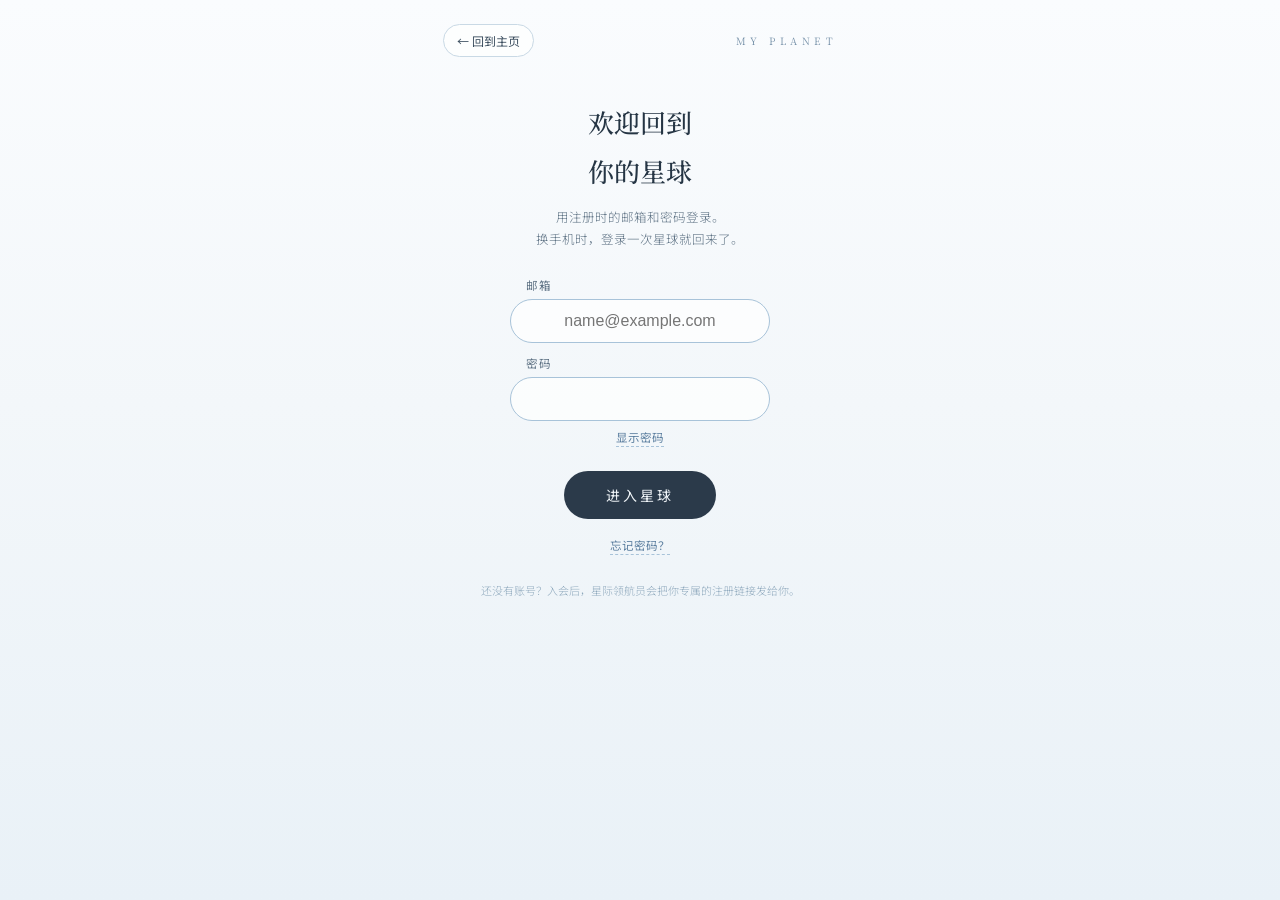
<file: planet.html>
<!DOCTYPE html>
<html lang="zh-CN">
<head>
<meta charset="utf-8">
<meta name="viewport" content="width=device-width, initial-scale=1, viewport-fit=cover">
<meta name="robots" content="noindex">
<title>我的星球 · 启思摘星</title>
<link rel="stylesheet" href="fonts.css">
<style>
:root{
  --bg1:#FAFCFE;--bg2:#F3F7FA;--bg3:#E9F1F7;
  --ink:#253544;--ink2:#3C4E5F;--ink3:#5E7284;--hint:#8FA9BD;--accent:#5B7E9F;--accent2:#7A94AB;
  --line:#C9D9E5;--line2:#A8C3D9;--card:rgba(255,255,255,.72);--cardSolid:#FFFFFF;
  --btn:#2B3A4A;--btnHover:#1E2A37;--btnInk:#F3F7FA;--warn:#B0785E;
  --c-Michelle:#C98F6E;--c-Maggie:#C99393;--c-Moe:#86A086;--c-talk:#8E9DB8;
}
body.night{
  --bg1:#0D1522;--bg2:#142136;--bg3:#1A2B45;
  --ink:#E8F0F7;--ink2:#C7D6E4;--ink3:#9FB4C8;--hint:#8FA9BD;--accent:#A8C3D9;--accent2:#8FA9BD;
  --line:rgba(168,195,217,.25);--line2:rgba(168,195,217,.45);--card:rgba(232,240,247,.06);--cardSolid:rgba(232,240,247,.1);
  --btn:#DCE9F3;--btnHover:#FFFFFF;--btnInk:#16233A;
}
*{box-sizing:border-box}
html,body{margin:0;min-height:100%}
body{background:linear-gradient(180deg,var(--bg1),var(--bg2) 45%,var(--bg3));background-attachment:fixed;color:var(--ink2);
  font-family:'Noto Sans SC','PingFang SC','Microsoft YaHei',sans-serif;-webkit-font-smoothing:antialiased;transition:background .4s}
button{font:inherit;color:inherit;background:none;border:0;padding:0;cursor:pointer}
a{color:var(--accent)}
.serif{font-family:'Noto Serif SC','Songti SC',serif}
.brush{font-family:'Ma Shan Zheng','Noto Serif SC',serif}
.wrap{position:relative;max-width:430px;margin:0 auto;min-height:100vh;padding:24px 0 56px;display:flex;flex-direction:column;align-items:center;overflow:hidden}
.fade{animation:fadeup .6s ease both}
.top{align-self:stretch;display:flex;align-items:center;justify-content:space-between;padding:0 18px;gap:8px;position:relative;z-index:2}
.home{display:inline-flex;align-items:center;gap:6px;font-size:12px;color:var(--ink2);text-decoration:none;border:1px solid var(--line);border-radius:999px;padding:7px 13px;background:var(--card);min-height:32px}
.label{font-family:'Noto Serif SC',serif;font-size:10px;letter-spacing:.45em;color:var(--accent2)}
.toggle{display:flex;gap:2px;border:1px solid var(--line);border-radius:999px;padding:3px;background:var(--card);min-height:32px}
.toggle span{font-size:10.5px;color:var(--hint);padding:5px 11px;border-radius:999px}
.toggle span.on{background:var(--btn);color:var(--btnInk)}
.btn{display:inline-block;background:var(--btn);color:var(--btnInk);font-size:14px;letter-spacing:.2em;padding:14px 42px;border-radius:999px;min-height:44px;transition:background .2s}
.btn:hover{background:var(--btnHover)}
.btn.sm{font-size:12px;letter-spacing:.12em;padding:10px 22px;min-height:38px}
.btn[disabled]{opacity:.45;cursor:default}
.link{font-size:11.5px;color:var(--accent);border-bottom:1px dashed var(--line2);padding-bottom:1px}
.input{width:240px;border:1px solid var(--line2);border-radius:999px;background:var(--card);outline:none;text-align:center;font-size:16px;color:var(--ink);padding:12px 16px}
.input:focus,.ta:focus{border-color:var(--accent);box-shadow:0 0 0 3px rgba(91,126,159,.15)}
.ta{width:100%;border:1px solid var(--line);border-radius:12px;background:var(--card);outline:none;resize:none;padding:10px 12px;font:inherit;font-size:13px;color:var(--ink);line-height:1.8}
.hint{font-size:11px;color:var(--hint);font-weight:300;line-height:1.8}
.err{font-size:11.5px;color:var(--warn);margin-top:10px;font-weight:300}
.banner{align-self:stretch;margin:0 18px 6px;font-size:11px;line-height:1.7;color:var(--warn);background:rgba(176,120,94,.08);border:1px solid rgba(176,120,94,.25);border-radius:10px;padding:8px 12px;text-align:center}

/* 星球 */
.stage{position:relative;width:320px;height:320px;margin-top:14px}
.ball{position:absolute;inset:50px;border-radius:50%;
  background:url(images/planet/planet-day.png) center/cover no-repeat;
  box-shadow:0 26px 46px -20px rgba(91,126,159,.55);
  animation:breathe 8s ease-in-out infinite}
.ball.plain{box-shadow:0 18px 34px -22px rgba(91,126,159,.4)}
.shadow{position:absolute;left:50%;bottom:34px;width:200px;height:28px;transform:translateX(-50%);border-radius:50%;background:rgba(91,126,159,.2);filter:blur(11px)}
body.night .ball{background-image:url(images/planet/planet-night.png);box-shadow:0 0 44px rgba(150,140,210,.35),0 0 0 1px rgba(168,195,217,.18)}
body.night .shadow{background:radial-gradient(circle,rgba(168,195,217,.22),rgba(168,195,217,0) 65%);bottom:auto;top:34px;left:34px;right:34px;width:auto;height:auto;inset:34px;transform:none;filter:blur(14px)}
.readonly .ball{filter:grayscale(.55) saturate(.7)}
.el{position:absolute;width:34px;height:40px;display:flex;align-items:flex-end;justify-content:center;transform-origin:50% 100%;z-index:3}
.el .in.fly{animation:drift 4.5s ease-in-out infinite}
.el .in.new{animation:sprout .8s cubic-bezier(.34,1.4,.5,1) both}
.el .in.fly.new{animation:sprout .8s cubic-bezier(.34,1.4,.5,1) both,drift 4.5s 1s ease-in-out infinite}
.sp{display:block;height:auto;pointer-events:none;-webkit-user-drag:none}
.sp.stone{width:22px}.sp.grass{width:28px}.sp.flower{width:24px}
.sp.bird{width:26px}.sp.butterfly{width:24px}
.sp.star{width:18px;filter:drop-shadow(0 0 5px rgba(232,201,122,.95));animation:glowp 3s ease-in-out infinite}
.el.sel .sp{filter:drop-shadow(0 0 4px var(--accent)) drop-shadow(0 0 2px var(--accent))}
.el.sel .sp.star{filter:drop-shadow(0 0 6px rgba(232,201,122,1)) drop-shadow(0 0 3px var(--accent))}
.stars{position:absolute;left:46px;top:90px;width:2px;height:2px;border-radius:50%;background:rgba(232,240,247,.85);
  box-shadow:76px 26px 0 rgba(232,240,247,.4),158px -12px 0 rgba(232,240,247,.65),236px 40px 0 rgba(232,240,247,.35),292px -18px 0 rgba(232,240,247,.6),22px 130px 0 rgba(232,240,247,.3),206px 140px 0 rgba(232,240,247,.35),122px 84px 0 rgba(232,240,247,.25),60px 480px 0 rgba(232,240,247,.3),250px 520px 0 rgba(232,240,247,.25);
  animation:glowp 5s ease-in-out infinite;display:none}
body.night .stars{display:block}

/* 模块 */
.mods{width:100%;max-width:340px;margin-top:30px;padding:0 10px}
.mods h3{text-align:center;font-weight:400;font-size:16px;letter-spacing:.25em;color:var(--accent2);margin:0 0 12px}
.mod{border-top:1px solid var(--line);padding:15px 2px}
.mod:last-child{border-bottom:1px solid var(--line)}
.modhead{display:flex;align-items:baseline;gap:14px;width:100%;text-align:left}
.num{font-size:10px;color:var(--hint);letter-spacing:.1em}
.mname{font-size:18px;color:var(--ink);letter-spacing:.1em}
.men{margin-left:auto;font-size:9px;letter-spacing:.16em;color:var(--hint)}
.mbody{margin-top:10px;padding-left:28px}
.mbody.anim{animation:fadeup .4s ease both}
.desc{font-size:12px;color:var(--ink3);line-height:2;font-weight:300;margin:0 0 12px}

.monthhead{font-family:'Noto Serif SC',serif;font-size:12px;letter-spacing:.15em;color:var(--accent);margin:14px 0 8px}
.course{border:1px solid var(--line);border-radius:14px;background:var(--card);margin-bottom:10px;overflow:hidden}
.chead{display:flex;gap:10px;align-items:flex-start;padding:12px 14px;width:100%;text-align:left}
.tag{flex:none;font-size:10px;color:#fff;border-radius:999px;padding:2px 8px;margin-top:2px;letter-spacing:.05em}
.ctitle{font-size:13px;color:var(--ink);line-height:1.7}
.cdone{flex:none;margin-left:auto;font-size:10.5px;color:#7FA58F;margin-top:3px}
.cbody{padding:0 14px 14px}
video{display:block;width:100%;aspect-ratio:16/9;background:#000;border-radius:10px}
audio{display:block;width:100%;margin:4px 0}
.acover{display:block;width:100%;border-radius:10px;margin-bottom:8px}
.soon{display:flex;align-items:center;justify-content:center;aspect-ratio:16/9;border-radius:10px;border:1px dashed var(--line2);font-size:12px;color:var(--hint)}
.crow{display:flex;align-items:center;gap:14px;flex-wrap:wrap;margin-top:12px}
.locked{font-size:12px;color:var(--hint);border:1px dashed var(--line);border-radius:14px;padding:12px 14px;margin-top:4px;line-height:1.8}

.cards{display:flex;gap:10px;justify-content:center}
.card{width:60px;height:88px;border-radius:10px;border:1px solid var(--line);background:linear-gradient(160deg,var(--cardSolid),var(--card));display:flex;align-items:center;justify-content:center;color:var(--hint);font-size:15px;transition:transform .25s}
.card:hover{transform:translateY(-4px)}
.picked{display:flex;flex-direction:column;align-items:center;animation:fadeup .4s ease both}
.face{width:74px;height:104px;border-radius:10px;border:1px solid var(--line2);background:var(--cardSolid);box-shadow:0 8px 18px -10px rgba(91,126,159,.45);display:flex;flex-direction:column;align-items:center;justify-content:center;gap:6px}
.face b{font-family:'Noto Serif SC',serif;font-weight:500;font-size:14px;color:var(--ink);letter-spacing:.1em}
.history{margin-top:16px;border-top:1px dashed var(--line);padding-top:10px}
.hitem{font-size:12px;color:var(--ink3);line-height:1.8;margin-bottom:6px;font-weight:300}

.letter{border:1px solid var(--line);border-radius:14px;padding:12px 14px;background:var(--card);margin:0 18px 8px 0}
.letter.reply{border-color:var(--line2);background:var(--cardSolid);margin:0 0 8px 18px}
.letter .meta{font-size:10px;color:var(--hint);letter-spacing:.1em}
.letter.reply .meta{color:var(--accent)}
.letter .txt{font-size:12.5px;color:var(--ink2);line-height:1.9;font-weight:300;margin-top:4px;white-space:pre-wrap;word-break:break-word}
.letter.example{opacity:.6}

/* 首次登录两题 */
.qs{width:100%;max-width:340px;padding:0 18px;margin-top:26px}
.qt{font-family:'Noto Serif SC',serif;font-size:15px;color:var(--ink);line-height:1.8;margin-bottom:4px}
.qsub{font-size:11.5px;color:var(--hint);font-weight:300;line-height:1.8;margin-bottom:12px}
.opts{display:flex;flex-direction:column;gap:8px}
.opt{display:flex;align-items:center;gap:12px;width:100%;text-align:left;border:1px solid var(--line);border-radius:14px;background:var(--card);padding:11px 14px;min-height:44px;font-size:13.5px;color:var(--ink2);transition:border-color .2s,box-shadow .2s}
.opt.on{border-color:var(--accent);box-shadow:0 0 0 3px rgba(91,126,159,.15);color:var(--ink)}
.opt .dot{flex:none;width:16px;height:16px;border-radius:50%;border:1px solid var(--line2)}
.opt.on .dot{border:5px solid var(--accent)}
.opt img{flex:none;width:46px;height:46px;border-radius:50%;object-fit:cover}
.opt b{display:block;font-weight:500;font-size:14px;color:var(--ink);letter-spacing:.04em}
.opt small{display:block;font-size:11.5px;color:var(--ink3);font-weight:300;line-height:1.7;margin-top:2px}
.guide{display:inline-flex;align-items:center;gap:8px;margin-top:10px;font-size:12px;color:var(--ink3);font-weight:300;position:relative;z-index:1}
.guide img{width:22px;height:22px;border-radius:50%;object-fit:cover}

.foot{margin-top:34px;text-align:center;padding:0 24px}
.modal{position:fixed;inset:0;background:rgba(13,21,34,.45);display:flex;align-items:center;justify-content:center;z-index:50;padding:20px}
.sheet{background:#fff;color:#253544;border-radius:18px;padding:22px;max-width:320px;width:100%;text-align:center}
.sheet .hint{color:#5E7284}
.sheet .btn{background:#2B3A4A;color:#F3F7FA;text-decoration:none}
.sheet .link{color:#5B7E9F}

/* 登录 / 注册 */
.form{display:flex;flex-direction:column;align-items:center;gap:12px;margin-top:26px;width:100%}
.form .input{width:260px}
.form .lab{width:260px;font-size:11.5px;color:var(--ink3);letter-spacing:.06em;margin-bottom:-6px;padding-left:16px}
.agree{width:260px;display:flex;align-items:center;gap:10px;font-size:12.5px;color:var(--ink2);padding-left:6px;margin-top:2px;cursor:pointer}
.agree .link{font-size:12.5px;margin-left:2px}
.agreebox{flex:none;width:22px;height:22px;border-radius:6px;border:1.5px solid var(--accent);background:transparent;color:#fff;font-size:14px;line-height:1;display:flex;align-items:center;justify-content:center;padding:0;cursor:pointer}
.agreebox.on{background:var(--accent)}
.sheet.terms{max-width:420px;text-align:left;display:flex;flex-direction:column;max-height:86vh}
.sheet.terms>.serif,.sheet.terms>.links{text-align:center}
.sheet.terms .btn{align-self:center}
.termsbody{overflow-y:auto;margin:14px 0 16px;padding-right:4px;-webkit-overflow-scrolling:touch}
.termsbody .tsq{font-size:13.5px;font-weight:500;color:#253544;margin-top:12px}
.termsbody .tsq:first-child{margin-top:0}
.termsbody .tsa{font-size:13px;line-height:1.85;color:#4A5B6B;margin-top:3px}
.links{display:flex;gap:18px;justify-content:center;margin-top:18px;flex-wrap:wrap}
.okmsg{font-size:11.5px;color:#6F9A82;margin-top:6px;font-weight:300;text-align:center;line-height:1.8}

@keyframes sprout{from{transform:scale(0);opacity:0}60%{transform:scale(1.12)}to{transform:scale(1);opacity:1}}
@keyframes drift{0%,100%{transform:translateY(0)}50%{transform:translateY(-9px)}}
@keyframes breathe{0%,100%{opacity:.92;transform:scale(1)}50%{opacity:1;transform:scale(1.02)}}
@keyframes fadeup{from{opacity:0;transform:translateY(10px)}to{opacity:1;transform:translateY(0)}}
@keyframes glowp{0%,100%{opacity:.55}50%{opacity:1}}
@media (prefers-reduced-motion:reduce){*{animation:none!important;transition:none!important}}
</style>
</head>
<body>
<div id="app"></div>

<script>
/* =========================================================
   配置
   ========================================================= */
var CONFIG = {
  // 云函数的 HTTP 访问地址（在 CloudBase 控制台给云函数 hlos 配置 HTTP 访问后填入）
  // 留空，或网址后面加 ?preview=1，就进入"预览模式"：数据只存在这台设备上，用来看效果
  API_BASE: 'https://herlifeosclub-d5gg2a6psa033713e-1409877564.ap-shanghai.app.tcloudbase.com/hlos',
  HOME_URL: 'index.html',
  FOUNDER_COLORS: { Michelle: 'var(--c-Michelle)', Maggie: 'var(--c-Maggie)', Moe: 'var(--c-Moe)', '三人对谈': 'var(--c-talk)' }
};

// 今日星情的牌（文案请主理人确认，可增删）
var TAROT = [
  { name: '月亮', line: '今晚，允许自己慢下来。' },
  { name: '种子', line: '有些变化，正在看不见的地方发生。' },
  { name: '灯塔', line: '你已经比想象中走得更远。' },
  { name: '小船', line: '不必一直划桨，偶尔也可以随波看看风景。' },
  { name: '钥匙', line: '答案也许早就在你手里，只是还没试过那扇门。' },
  { name: '远山', line: '看得见远方，脚下这一步就不算白走。' },
  { name: '晨光', line: '今天不必完美，愿意开始就很好。' },
  { name: '镜子', line: '对别人的温柔，也留一点给自己。' },
  { name: '河流', line: '绕路不是失败，水也是这样找到大海的。' },
  { name: '树屋', line: '给自己留一个不用解释的角落。' },
  { name: '风筝', line: '线还在你手里，飞高一点也没关系。' },
  { name: '星图', line: '你走过的每一段，都在慢慢连成形状。' }
];

var WEATHER = ['有点想放空的晴天', '适合慢慢来的多云', '心里下过一阵小雨，现在停了', '晚风刚刚好'];

// 陪伴天数里程碑：到了这一天会开一朵花
var MILESTONES = [
  { day: 7,   color: '#A3B6C6', story: '陪伴满一周，开出第一朵花' },
  { day: 30,  color: '#D8C09A', story: '陪伴满一个月，又开了一朵花' },
  { day: 90,  color: '#A9BD9B', story: '陪伴满三个月，开出一朵柔绿色的花' },
  { day: 180, color: '#C9A9B8', story: '陪伴满半年，开出一朵玫瑰色的花' },
  { day: 270, color: '#9FB8F0', story: '陪伴满九个月，开出一朵淡蓝色的花' },
  { day: 360, color: '#E8C97A', story: '陪伴满一年，开出一朵金色的花' }
];

var DAILY = 3;   // 今日星情、星际信箱每天各 3 条（和云函数保持一致）

// 首次登录的两题（选项和云函数 QUIZ_TYPES / FOUNDERS 保持一致）
var QUIZ_TYPES = [
  { v: '全面蓄力型' }, { v: '平衡生长型' }, { v: '责任承载型' }, { v: '生长探索型' }, { v: '安全筑基型' },
  { v: '不记得', label: '没做过 / 不记得了' }
];
// 星际领航员的介绍（文案请主理人确认）
var GUIDES = [
  { name: 'Maggie', track: '内在系统', line: '陪你听见自己的声音，理顺情绪，和自己好好相处。' },
  { name: 'Michelle', track: '路径系统', line: '陪你看清方向和节奏，在人生和事业的路口做选择。' },
  { name: 'Moe', track: '安全系统', line: '陪你搭好生活的底座，让钱、健康和日子都更踏实。' }
];
function guideImg(name) { return 'images/planet/guide-' + name.toLowerCase() + '.jpg'; }
var GUIDE_MONTHS = 3;   // 领航员选定后满 3 个月才能换（云函数也会检查）


/* =========================================================
   数据层 HLOS_Store：页面只通过它读写数据
   cloud = CloudBase 云函数；preview = 本机预览
   ========================================================= */
if (window.HLOS_API) CONFIG.API_BASE = window.HLOS_API;   // 仅供测试
var PREVIEW = !CONFIG.API_BASE || /[?&]preview=1/.test(location.search);

var HLOS_Store = (function () {
  function cloud(action, payload) {
    var body = Object.assign({ action: action }, payload || {});
    return fetch(CONFIG.API_BASE, {
      method: 'POST',
      headers: { 'Content-Type': 'text/plain;charset=utf-8' }, // 用 text/plain 避免跨域预检
      body: JSON.stringify(body)
    }).then(function (r) {
      return r.json().catch(function () { return {}; }).then(function (j) {
        if (!r.ok) { var e = new Error(j.error || '网络有点不稳定，请稍后再试'); e.status = r.status; throw e; }
        return j;
      });
    }, function () { throw new Error('网络有点不稳定，请稍后再试'); });
  }

  // ---- 预览模式：在浏览器里模拟云函数 ----
  var PREVIEW_COURSES = [
    { id: 'm1-w1', month: 1, week: 1, founder: 'Maggie', track: '内在系统', title: '内在系统 第1站', video: '', cover: 'images/planet/cover-m1-w1.jpg', hasPdf: false },
    { id: 'm1-w2', month: 1, week: 2, founder: 'Michelle', track: '路径系统', title: '路径系统 第1站', video: 'images/Videos4intro.mp4', cover: 'images/planet/cover-m1-w2.jpg', hasPdf: true },
    { id: 'm1-w3', month: 1, week: 3, founder: 'Moe', track: '安全系统', title: '安全系统 第1站', video: '', cover: 'images/planet/cover-m1-w3.jpg', hasPdf: false },
    { id: 'm1-w4', month: 1, week: 4, founder: '三人对谈', track: '对谈', title: '三人对谈 第1站', video: '', hasPdf: false }
  ];
  var KEY = 'hlos_preview_v2';
  function today(offset) { var t = new Date(Date.now() + 8 * 3600e3 + (offset || 0) * 86400e3); return t.toISOString().slice(0, 10); }
  function addMonths(s, n) { var p = s.split('-').map(Number); var t = new Date(Date.UTC(p[0], p[1] - 1 + n, p[2])); if (t.getUTCDate() !== p[2]) t.setUTCDate(0); return t.toISOString().slice(0, 10); }
  function days(a, b) { return Math.round((Date.parse(b) - Date.parse(a)) / 864e5); }
  function db() { try { return JSON.parse(localStorage.getItem(KEY)) || {}; } catch (e) { return {}; } }
  function save(d) { try { localStorage.setItem(KEY, JSON.stringify(d)); } catch (e) {} }
  function shift() { var m = /[?&]day=(\d+)/.exec(location.search); return m ? +m[1] - 1 : 0; } // 预览用：?day=40 假装已经是第 40 天
  function state(d, withToken) {
    var t = today(shift()), dur = d.durationMonths || 1, start = d.startDate;
    var exp = addMonths(start, dur), month = 1;
    while (month < dur && addMonths(start, month) <= t) month++;
    var st = { today: t, startDate: start, expiresAt: exp, day: days(start, t) + 1, month: month, daysLeft: Math.max(0, days(t, exp)), active: t < exp };
    var out = {
      member: { code: d.code, email: d.email, planetName: d.planetName || '', kind: 'trial', quizType: d.quizType || '', guide: d.guide || '',
        guideCanChange: !d.guide || !d.guideSince || t >= addMonths(d.guideSince, GUIDE_MONTHS) },
      status: st,
      courses: st.active ? PREVIEW_COURSES.filter(function (c) { return c.month <= st.month; }) : [],
      nextMonthAt: st.active && month < dur ? addMonths(start, month) : '',
      events: d.events || [], letters: d.letters || [],
      mailLeftToday: DAILY - (d.letters || []).filter(function (l) { return l.from === 'member' && l.date === t; }).length,
      moodLeftToday: DAILY - (d.events || []).filter(function (e) { return e.type === 'mood' && e.date === t; }).length
    };
    if (withToken) out.token = 'preview';
    return out;
  }
  function fail(m) { return Promise.reject(new Error(m)); }
  function preview(action, p) {
    var d = db();
    if (action === 'checkCode') {
      if (!/^HLOS-/i.test(p.code || '')) return fail('这个注册链接不对，请找星际领航员确认一下');
      if (d.code && d.code === p.code.toUpperCase()) return fail('这个注册链接已经用过了，请直接用邮箱登录');
      return Promise.resolve({ ok: true });
    }
    if (action === 'register') {
      if (p.password.length < 8) return fail('密码至少 8 位');
      d = { code: p.code.toUpperCase(), email: p.email.trim().toLowerCase(), pw: p.password, durationMonths: 1, startDate: today(),
        events: [{ type: 'start', day: 1, date: today(), data: {}, createdAt: Date.now() }], letters: [] };
      save(d); return Promise.resolve(state(d, true));
    }
    if (action === 'login') {
      if (!d.email || d.email !== p.email.trim().toLowerCase() || d.pw !== p.password) return fail('邮箱或密码不对');
      return Promise.resolve(state(d, true));
    }
    if (action === 'forgotPassword') { d.resetCode = '123456'; save(d); return Promise.resolve({ ok: true }); }
    if (action === 'resetPassword') {
      if (!d.email || d.email !== p.email.trim().toLowerCase() || p.resetCode !== d.resetCode) return fail('验证码不对或已过期，请重新获取');
      if (p.password.length < 8) return fail('密码至少 8 位');
      d.pw = p.password; d.resetCode = ''; save(d); return Promise.resolve(state(d, true));
    }
    if (action === 'checkResetKey') return d.email ? Promise.resolve({ email: d.email }) : fail('这个重设链接已失效，请找星际领航员重新生成');
    if (action === 'resetByKey') { if (p.password.length < 8) return fail('密码至少 8 位'); d.pw = p.password; save(d); return Promise.resolve(state(d, true)); }
    if (action === 'logout') return Promise.resolve({ ok: true });
    if (!d.code || p.token !== 'preview') return fail('登录已过期，请重新登录');
    var s = state(d);
    if (action === 'me') return Promise.resolve(s);
    if (!s.status.active) return fail('会员期已结束，星球现在是只读状态');
    if (action === 'setName') { d.planetName = String(p.name).slice(0, 16); }
    else if (action === 'setProfile') {
      if (!p.quizType) return fail('请选择你的测评结果');
      var g = p.guide || d.guide;
      if (!g) return fail('请选择一位星际领航员');
      if (g !== d.guide) {
        if (!s.member.guideCanChange) return fail('星际领航员满 ' + GUIDE_MONTHS + ' 个月才能更换');
        if (d.guide && !p.reason) return fail('请写一下想更换的原因');
        d.guide = g; d.guideSince = s.status.today;
      }
      d.quizType = p.quizType;
    }
    else if (action === 'addEvent') {
      if (p.type === 'class') {
        if (d.events.some(function (e) { return e.type === 'class' && e.data.courseId === p.courseId; })) return Promise.resolve(s);
        var c = PREVIEW_COURSES.filter(function (x) { return x.id === p.courseId; })[0];
        d.events.push({ type: 'class', day: s.status.day, date: s.status.today, data: { courseId: c.id, title: c.title }, createdAt: Date.now() });
      } else {
        if (s.moodLeftToday <= 0) return fail('今天已经写下 ' + DAILY + ' 条星情了，明天再来吧');
        d.events.push({ type: 'mood', day: s.status.day, date: s.status.today, data: { card: p.card, text: p.text }, createdAt: Date.now() });
      }
    }
    else if (action === 'sendLetter') {
      if (s.mailLeftToday <= 0) return fail('今天已经寄出 ' + DAILY + ' 封信了，明天再写吧');
      d.letters.push({ from: 'member', text: p.text, day: s.status.day, date: s.status.today, createdAt: Date.now() });
    }
    else if (action === 'previewReply') {
      d.letters.push({ from: 'Maggie', text: '收到你的信了。（这是预览模式里的模拟回信，正式版由三位星际领航员亲自回复。）', day: s.status.day, date: s.status.today, createdAt: Date.now() });
    }
    else if (action === 'getPdf') { return Promise.resolve({ url: 'images/wechat-qr-b612.png' }); }
    save(d); return Promise.resolve(state(d));
  }

  function ls(k, v) {
    try {
      if (arguments.length === 1) return localStorage.getItem(k) || '';
      v ? localStorage.setItem(k, v) : localStorage.removeItem(k);
    } catch (e) { return ''; }
  }
  return {
    mode: PREVIEW ? 'preview' : 'cloud',
    call: function (action, payload) { return PREVIEW ? preview(action, payload) : cloud(action, payload); },
    get token() { return ls(PREVIEW ? 'hlos_token_preview' : 'hlos_token'); },
    set token(v) { ls(PREVIEW ? 'hlos_token_preview' : 'hlos_token', v); },
    getSeen: function (code) { return +ls('hlos_seen_' + code) || 0; },
    setSeen: function (code, n) { ls('hlos_seen_' + code, String(n)); }
  };
})();

/* =========================================================
   页面状态
   ========================================================= */
// 19:00 – 次日 6:00 是夜晚（按会员手机上的时间）
var NIGHT_FROM = 19, NIGHT_TO = 6;
function isNightNow() { var h = new Date().getHours(); return h >= NIGHT_FROM || h < NIGHT_TO; }

var Q = (function () { var o = {}; location.search.replace(/[?&]([^=&]+)=([^&]*)/g, function (_, k, v) { o[k] = decodeURIComponent(v); }); return o; })();

var S = {
  screen: 'loading',      // loading | login | register | forgot | resetkey | profile | name | grow | planet
  draftQuiz: '', draftGuide: '', draftReason: '', editProfile: false,   // profile：首次登录两题；editProfile = 从星球页进来修改
  shown: '',              // 上一次画出来的画面（只有换画面时才播放淡入动画）
  data: null,
  err: '', ok: '', busy: false,
  night: isNightNow(), autoNight: isNightNow(),   // autoNight：按时间应该是白天还是夜晚
  w: 0, sel: -1, tab: -1, tabAnim: false, openCourse: '',
  tarot: null, deck: [], moodSaved: false,
  regCode: '', resetKey: '', resetEmail: '', forgotStep: 1, showPw: false, pdfUrl: '',
  draftEmail: '', draftPw: '', draftPw2: '', draftRcode: '', draftName: '', draftMood: '', draftMail: '', mailSent: false
};

var IN_WECHAT = /MicroMessenger/i.test(navigator.userAgent);

function esc(s) { return String(s == null ? '' : s).replace(/[&<>"']/g, function (c) { return { '&': '&amp;', '<': '&lt;', '>': '&gt;', '"': '&quot;', "'": '&#39;' }[c]; }); }
function short(s, n) { s = String(s || ''); return s.length > n ? s.slice(0, n) + '……' : s; }
function $(id) { return document.getElementById(id); }
function cleanUrl() { try { history.replaceState(null, '', location.pathname + (PREVIEW && /[?&]preview=1/.test(location.search) ? '?preview=1' : '')); } catch (e) {} }

/* ---------- 由真实记录生成星球上的元素 ---------- */
function elements() {
  var d = S.data; if (!d) return [];
  var out = [];
  d.events.forEach(function (e) {
    if (e.type === 'start') out.push({ type: 'stone', day: 1, at: e.createdAt, story: '来到星球的第一天，安放下一个小小的开始' });
    if (e.type === 'class') out.push({ type: 'grass', day: e.day, at: e.createdAt, story: '在星光课堂听完《' + e.data.title + '》，长出一株小草' });
    if (e.type === 'mood') out.push({ type: 'star', day: e.day, at: e.createdAt, story: '今日星情 · 抽到「' + e.data.card + '」：' + short(e.data.text, 40) });
  });
  var firstSent = true;
  d.letters.forEach(function (l) {
    if (l.from === 'member') { out.push({ type: 'bird', day: l.day, at: l.createdAt, story: firstSent ? '星际信箱寄出第一封信，落下一只小鸟' : '星际信箱又寄出一封信，落下一只小鸟' }); firstSent = false; }
    else out.push({ type: 'butterfly', day: l.day, at: l.createdAt, story: '收到 ' + l.from + ' 的回信，飞来一只蝴蝶' });
  });
  var lastDay = d.status.active ? d.status.day : Math.max(1, Math.round((Date.parse(d.status.expiresAt) - Date.parse(d.status.startDate)) / 864e5));
  MILESTONES.forEach(function (m) {
    if (lastDay >= m.day) out.push({ type: 'flower', day: m.day, at: Date.parse(d.status.startDate) + (m.day - 1) * 864e5, color: m.color, story: m.story });
  });
  out.sort(function (a, b) { return a.day - b.day || a.at - b.at; });
  out.forEach(function (el, i) {
    el.fly = el.type === 'bird' || el.type === 'butterfly' || el.type === 'star';
    el.angle = ((-104 + i * 137.508) % 360 + 540) % 360 - 180;   // 从左上方开始，按黄金角排开，分布均匀不扎堆
    el.ring = Math.floor(i / 12) % 3;
  });
  return out;
}

function planetHTML(els, opts) {
  opts = opts || {};
  var box = 320, R = 110, c = box / 2, seen = S.data ? HLOS_Store.getSeen(S.data.member.code) : 0, h = '';
  els.forEach(function (el, i) {
    var rad = el.angle * Math.PI / 180;
    var r = el.fly ? R + 16 + el.ring * 10 : R - 2;
    var x = c + r * Math.sin(rad), y = c - r * Math.cos(rad);
    var cls = 'in' + (el.fly ? ' fly' : '') + (i >= seen || opts.growAll ? ' new' : '');
    var dot = '<img class="sp ' + el.type + '" src="images/planet/' + el.type + '.png" alt="">';
    h += '<button class="el' + (S.sel === i ? ' sel' : '') + '" data-el="' + i + '" aria-label="第 ' + el.day + ' 天" style="left:' + (x - 15) + 'px;top:' + (y - 40) + 'px;' +
      (el.fly ? '' : 'transform:rotate(' + el.angle + 'deg);') + '">' +
      '<span class="' + cls + '"' + (opts.growAll ? ' style="animation-delay:' + (i * .25) + 's"' : '') + '>' + dot + '</span></button>';
  });
  // data-keep：重画页面时，如果星球没有变化，就保留原来的节点，漂浮动画不会跳
  return '<div class="stage" data-keep="stage">' + (opts.plain ? '' : '<div class="shadow"></div>') +
    '<div class="ball' + (opts.plain ? ' plain' : '') + '"></div>' + h + '</div>';
}

/* =========================================================
   各个画面
   ========================================================= */
function topBar(withToggle) {
  return '<div class="top"><a class="home" href="' + CONFIG.HOME_URL + '">← 回到主页</a>' +
    (withToggle ? '<button class="toggle" data-act="night" aria-label="切换白天和夜晚"><span class="' + (S.night ? '' : 'on') + '">☀ 白天</span><span class="' + (S.night ? 'on' : '') + '">☾ 夜晚</span></button>'
      : '<span class="label">MY PLANET</span>') + '</div>';
}
function previewBanner(extra) {
  return HLOS_Store.mode === 'preview'
    ? '<div class="banner">预览模式：数据只保存在这台设备上，信件不会送达星际领航员。' + (extra || '<br>网址后加 <b>?day=40</b> 可以模拟第 40 天。') + '</div>' : '';
}
function msg() {
  return S.err ? '<div class="err">' + esc(S.err) + '</div>' : (S.ok ? '<div class="okmsg">' + esc(S.ok) + '</div>' : '');
}
function title(t, sub) {
  return '<div class="serif" style="font-size:26px;line-height:1.9;color:var(--ink);font-weight:500;text-align:center;margin-top:40px">' + t + '</div>' +
    '<div class="hint" style="font-size:12.5px;text-align:center;margin-top:10px;color:var(--ink3);padding:0 28px">' + sub + '</div>';
}
function emailInput(autofocusHint) {
  return '<div class="lab">邮箱</div><input id="f-email" class="input" type="email" inputmode="email" autocomplete="email" autocapitalize="off" spellcheck="false" placeholder="name@example.com" value="' + esc(S.draftEmail) + '">';
}
function pwInput(label, isNew) {
  var type = S.showPw ? 'text' : 'password';
  return '<div class="lab">' + label + '</div><input id="f-pw" class="input" type="' + type + '" autocomplete="' + (isNew ? 'new-password' : 'current-password') + '" placeholder="' + (isNew ? '至少 8 位，含英文和数字' : '') + '" value="' + esc(S.draftPw) + '">' +
    (isNew ? '<div class="lab">再输入一次</div><input id="f-pw2" class="input" type="' + type + '" autocomplete="new-password" placeholder="确认密码" value="' + esc(S.draftPw2) + '">' : '') +
    '<button class="link" data-act="showpw" style="margin-top:-4px">' + (S.showPw ? '隐藏密码' : '显示密码') + '</button>';
}
// 新密码：至少 8 位，同时有英文字母和数字，两次一致
function newPwError() {
  var p = S.draftPw;
  if (p.length < 8) return '密码至少 8 位';
  if (!/[A-Za-z]/.test(p) || !/[0-9]/.test(p)) return '密码需要同时包含英文字母和数字';
  if (p !== S.draftPw2) return '两次输入的密码不一样，再检查一下';
  return '';
}

function viewLogin() {
  return '<div class="wrap">' + topBar(false) + previewBanner('<br>预览时可以先打开 <b>?preview=1&amp;code=HLOS-TEST-0001</b> 注册一个账号。') +
    title('欢迎回到<br>你的星球', '用注册时的邮箱和密码登录。<br>换手机时，登录一次星球就回来了。') +
    '<div class="form">' + emailInput() + pwInput('密码', false) + msg() +
    '<button class="btn" style="margin-top:12px" data-act="login"' + (S.busy ? ' disabled' : '') + '>' + (S.busy ? '正在寻找星球…' : '进入星球') + '</button></div>' +
    '<div class="links"><button class="link" data-act="toforgot">忘记密码？</button></div>' +
    '<div class="hint" style="text-align:center;margin-top:26px;padding:0 32px">还没有账号？入会后，星际领航员会把你专属的注册链接发给你。</div>' +
    '</div>';
}

function viewRegister() {
  return '<div class="wrap">' + topBar(false) + previewBanner() +
    title('欢迎来到<br>你的星球', '这是你专属的注册链接。<br>设置一个登录邮箱和密码，以后换手机也能找回星球。') +
    planetHTML([], { plain: true }) +
    '<div class="form" style="margin-top:0">' + emailInput() + pwInput('设置密码', true) +
    '<div class="agree"><button class="agreebox' + (S.agree ? ' on' : '') + '" data-act="agree" role="checkbox" aria-checked="' + (S.agree ? 'true' : 'false') + '" aria-label="同意会员须知">' + (S.agree ? '✓' : '') + '</button>' +
    '<span><span data-act="agree">我已阅读并同意</span><button class="link" data-act="terms">《会员须知》</button></span></div>' + msg() +
    '<button class="btn" style="margin-top:12px" data-act="register"' + (S.busy ? ' disabled' : '') + '>' + (S.busy ? '正在准备星球…' : '创建我的星球') + '</button></div>' +
    '<div class="links"><button class="link" data-act="tologin">已经注册过了？直接登录</button></div>' +
    (S.termsOpen ? termsSheet() : '') +
    '</div>';
}

// 首次注册要同意的《会员须知》。改了内容就把 TERMS_VER 换成新日期，云函数会把会员同意的版本记下来。
var TERMS_VER = '2026-11-20';
var TERMS = [
  ['你的信息是安全的', '在这里你只需要留一个邮箱。不用告诉我们你是谁、电话多少、住在哪。你的密码我们也看不到。你写下的心情和信，只有我们三个人会读，不会给任何人看。哪天想删掉，说一声就好。'],
  ['你的人生你做主', '我们会陪你一起想、一起看清楚，但最后怎么选，是你自己定。上完课会变成什么样，我们没法打包票。'],
  ['我们是陪伴，不是治疗', '我们是陪你一起成长的人，不是心理医生。课程和回信代替不了看病和心理治疗。'],
  ['理财内容只是经验分享', '课里讲的理财、保险、投资和职业，是我们的经验和常识，不是专门给你定制的建议。真要做决定，请找专业的人具体问问。'],
  ['撑不住的时候', '如果你最近真的很难受，或者有伤害自己的念头，请马上联系医院或心理援助热线。我们回信要等一阵子，急事等不起。'],
  ['课程请留给自己', '课程视频和作业只给你自己用。请不要录屏、转发，也别把账号借给别人。']
];
function termsSheet() {
  return '<div class="modal" data-act="termsclose"><div class="sheet terms" data-stop="1">' +
    '<div class="serif" style="font-size:17px;font-weight:500">会员须知</div>' +
    '<div class="termsbody">' + TERMS.map(function (t, i) {
      return '<div class="tsq">' + (i + 1) + '. ' + t[0] + '</div><div class="tsa">' + t[1] + '</div>';
    }).join('') + '</div>' +
    '<button class="btn sm" data-act="termsok">我已阅读并同意</button>' +
    '<div class="links" style="margin-top:12px"><button class="link" data-act="termsclose">关闭</button></div>' +
    '</div></div>';
}

function viewForgot() {
  var h = '<div class="wrap">' + topBar(false) + previewBanner(S.forgotStep === 2 ? '<br>预览模式的验证码是 <b>123456</b>。' : '');
  if (S.forgotStep === 1) {
    h += title('找回密码', '输入注册时用的邮箱，<br>我们会给你寄一个 6 位验证码。') +
      '<div class="form">' + emailInput() + msg() +
      '<button class="btn" style="margin-top:12px" data-act="sendcode"' + (S.busy ? ' disabled' : '') + '>' + (S.busy ? '正在寄出…' : '发送验证码') + '</button></div>';
  } else {
    h += title('设置新密码', '验证码已经寄到 <b>' + esc(S.draftEmail) + '</b>，15 分钟内有效。<br>没收到的话，看看垃圾邮件箱。') +
      '<div class="form"><div class="lab">验证码</div><input id="f-rcode" class="input" inputmode="numeric" autocomplete="one-time-code" maxlength="6" placeholder="6 位数字" value="' + esc(S.draftRcode) + '">' +
      pwInput('新密码', true) + msg() +
      '<button class="btn" style="margin-top:12px" data-act="resetpw"' + (S.busy ? ' disabled' : '') + '>设置新密码</button></div>' +
      '<div class="links"><button class="link" data-act="sendcode">重新发送验证码</button></div>';
  }
  h += '<div class="links"><button class="link" data-act="tologin">← 返回登录</button></div>' +
    '<div class="hint" style="text-align:center;margin-top:22px;padding:0 32px">邮箱也收不到的话，可以在微信上告诉星际领航员，她会帮你重设。</div>';
  return h + '</div>';
}

function viewResetKey() {
  return '<div class="wrap">' + topBar(false) + previewBanner() +
    title('重设密码', '为 <b>' + esc(S.resetEmail) + '</b> 设置一个新密码。<br>设置好以后，其他设备需要重新登录。') +
    '<div class="form">' + pwInput('新密码', true) + msg() +
    '<button class="btn" style="margin-top:12px" data-act="resetkey"' + (S.busy ? ' disabled' : '') + '>设置新密码</button></div>' +
    '</div>';
}

// 首次登录两题；从星球页进来修改时，领航员满 3 个月才出现（不主动提示可以更换）
function viewProfile() {
  var m = S.data.member, edit = S.editProfile, showGuide = !edit || m.guideCanChange;
  var h = '<div class="wrap">' + topBar(false) + previewBanner() +
    (edit ? title('修改我的测评结果', '如果当时选错了，可以在这里改过来。')
      : title('先认识一下你', '在出发之前，回答两个小问题。<br>这会帮助我们更好地陪伴你。'));
  h += '<div class="qs"><div class="qt">' + (edit ? '' : '1. ') + '你在主页做的「人生系统测评」，结果是哪一型？</div>' +
    '<div class="qsub">可以翻翻测评时保存的截图</div><div class="opts">' +
    QUIZ_TYPES.map(function (q) {
      return '<button class="opt' + (S.draftQuiz === q.v ? ' on' : '') + '" data-act="pickquiz" data-v="' + q.v + '"><span class="dot"></span>' + esc(q.label || q.v) + '</button>';
    }).join('') + '</div></div>';
  if (showGuide) {
    h += '<div class="qs"><div class="qt">' + (edit ? '' : '2. ') + '这一年，你希望哪位星际领航员陪你同行？</div>' +
      '<div class="qsub">三位都会陪着你，这一位会更多地留意你的成长。<br>选定后 ' + GUIDE_MONTHS + ' 个月内不能更换，好让你们慢慢熟悉彼此。</div><div class="opts">' +
      GUIDES.map(function (g) {
        return '<button class="opt' + (S.draftGuide === g.name ? ' on' : '') + '" data-act="pickguide" data-v="' + g.name + '"><img src="' + guideImg(g.name) + '" alt="">' +
          '<span><b>' + g.name + ' · ' + g.track + '</b><small>' + g.line + '</small></span></button>';
      }).join('') + '</div>';
    // 更换（不是第一次选）时要写原因，主理人会看到
    if (m.guide && S.draftGuide !== m.guide) {
      h += '<div class="qsub" style="margin:14px 0 6px;color:var(--ink3)">想更换的原因（星际领航员会看到，帮助我们做得更好）</div>' +
        '<textarea id="f-reason" class="tsa" rows="3" maxlength="300" placeholder="写一两句就好">' + esc(S.draftReason) + '</textarea>';
    }
    h += '</div>';
  }
  h += '<div class="form" style="margin-top:20px">' + msg() +
    '<button class="btn" data-act="profile"' + (S.busy ? ' disabled' : '') + '>' + (edit ? '保存' : '好了，出发') + '</button>' +
    (edit ? '<button class="link" data-act="profilecancel">← 返回星球</button>' : '') + '</div>';
  return h + '</div>';
}

function viewName() {
  return '<div class="wrap">' + topBar(false) + previewBanner() +
    '<div class="serif" style="font-size:27px;line-height:1.9;color:var(--ink);font-weight:500;text-align:center;margin-top:34px">一颗星球，<br>等一个名字。</div>' +
    '<div class="hint" style="font-size:12.5px;text-align:center;margin-top:10px;color:var(--ink3);line-height:2.1">它会随你的成长慢慢改变。<br>今天，先为它取名。</div>' +
    planetHTML([], { plain: true }) +
    '<div style="font-size:12px;color:var(--accent);letter-spacing:.08em">请在此输入你的星球名称 ↓</div>' +
    '<input id="f-name" class="input serif" style="margin-top:10px" maxlength="16" placeholder="给你的星球取个名字" value="' + esc(S.draftName) + '">' +
    (S.err ? '<div class="err">' + esc(S.err) + '</div>' : '<div class="hint" style="margin-top:10px">例如：B612星球、晨光星、向日葵星……</div>') +
    '<button class="btn" style="margin-top:24px" data-act="name"' + (S.busy ? ' disabled' : '') + '>确认命名</button>' +
    '</div>';
}

function viewGrow() {
  return '<div class="wrap">' + topBar(false) +
    '<div class="serif" style="font-size:13px;letter-spacing:.2em;color:var(--accent2);margin-top:40px">第 ' + S.data.status.day + ' 天</div>' +
    planetHTML(elements(), { growAll: true }) +
    '<div class="serif" style="font-size:15px;color:var(--ink2);letter-spacing:.14em">「' + esc(S.data.member.planetName) + '」· 生长中</div>' +
    '<div class="hint" style="margin-top:8px">星球上的每一样东西，都是一段真实的痕迹</div></div>';
}

function viewPlanet() {
  var d = S.data, st = d.status, els = elements(), ro = !st.active;
  var sel = S.sel >= 0 ? els[S.sel] : null;
  var h = '<div class="wrap' + (ro ? ' readonly' : '') + '"><div class="stars"></div>' + topBar(true) + previewBanner();
  h += '<div class="brush" style="font-size:34px;color:var(--ink);letter-spacing:.05em;margin-top:22px;position:relative;z-index:1">' + esc(d.member.planetName) + '</div>';
  h += '<div style="display:flex;align-items:baseline;gap:14px;margin-top:10px;position:relative;z-index:1">' +
    '<div style="font-size:12px;color:var(--ink3);font-weight:300">' + (ro ? '已陪你走过一段路' : '第 ' + st.day + ' 天' + (S.night ? ' · 夜' : '')) + '</div>' +
    (ro ? '' : '<button style="font-size:12px;color:var(--ink2);font-weight:300;border-bottom:1px dashed var(--line2);padding-bottom:1px" data-act="weather">今天：' + WEATHER[S.w] + ' ↻</button>') + '</div>';
  if (d.member.guide) h += '<div class="guide"><img src="' + guideImg(d.member.guide) + '" alt="">你的星际领航员：' + esc(d.member.guide) + ' ✦</div>';
  h += '<div style="position:relative;z-index:1">' + planetHTML(els) + '</div>';
  h += sel
    ? '<div style="text-align:center;max-width:290px;animation:fadeup .5s ease both;position:relative;z-index:1"><div class="serif" style="font-size:12px;letter-spacing:.15em;color:var(--accent)">第 ' + sel.day + ' 天</div><div style="font-size:12px;color:var(--ink2);line-height:1.9;margin-top:4px;font-weight:300">' + esc(sel.story) + '</div></div>'
    : '<div class="hint" style="position:relative;z-index:1">' + (S.night ? '夜里它们也在——点点看' : '点点星球上的小东西，看看它们是哪一天出现的') + '</div>';

  // 会员期
  h += ro
    ? '<div class="locked" style="margin:18px 24px 0;text-align:center;position:relative;z-index:1">会员期已于 ' + st.expiresAt + ' 结束。<br>星球和你写下的一切都还在，只是暂时停止了生长。<br>续费后，它会继续长下去。</div>'
    : '<div class="hint" style="margin-top:14px;position:relative;z-index:1">会员期至 ' + st.expiresAt + ' · 还有 ' + st.daysLeft + ' 天</div>';

  // 三个模块
  var mods = [
    { num: '01', name: '星光课堂', en: 'STARLIGHT CLASS', body: classBody },
    { num: '02', name: '今日星情', en: 'TODAY’S MOOD', body: moodBody },
    { num: '03', name: '星际信箱', en: 'STAR MAIL', body: mailBody }
  ];
  h += '<div class="mods" style="position:relative;z-index:1"><h3 class="brush">' + (ro ? '你的星球记录' : '今天，你可以') + '</h3>';
  mods.forEach(function (m, i) {
    h += '<div class="mod"><button class="modhead" data-act="tab" data-i="' + i + '"><span class="num">' + m.num + '</span><span class="mname brush">' + m.name + '</span><span class="men">' + m.en + '</span></button>' +
      (S.tab === i ? '<div class="mbody' + (S.tabAnim ? ' anim' : '') + '">' + m.body(d, ro) + '</div>' : '') + '</div>';
  });
  h += '</div>';
  h += '<div class="foot"><div class="hint">' + esc(d.member.email) + '</div><div class="links" style="margin-top:6px">' +
    (ro ? '' : '<button class="link" data-act="profileedit">修改我的测评结果</button>') +
    '<button class="link" data-act="logout">退出登录</button></div></div>';
  if (S.pdfUrl) h += pdfSheet();
  return h + '</div>';
}

// 微信里经常不能直接下载文件，所以给一个"打开 / 复制链接"的小窗
function pdfSheet() {
  return '<div class="modal" data-act="pdfclose"><div class="sheet" data-stop="1">' +
    '<div class="serif" style="font-size:16px;font-weight:500">作业模板</div>' +
    '<div class="hint" style="margin:10px 0 16px;font-size:12px">微信里可能无法直接保存文件。<br>可以先点「打开」看看；想保存的话，<br>点「复制链接」，粘贴到手机浏览器里打开。<br>链接 1 小时内有效。</div>' +
    '<a class="btn sm" href="' + esc(S.pdfUrl) + '" target="_blank" rel="noopener">打开</a>' +
    '<div class="links" style="margin-top:14px"><button class="link" data-act="pdfcopy">复制链接</button><button class="link" data-act="pdfclose">关闭</button></div>' +
    (S.ok ? '<div class="okmsg">' + esc(S.ok) + '</div>' : '') +
    '</div></div>';
}

function classBody(d, ro) {
  if (ro) return '<p class="desc">会员期结束后，星光课堂暂时关闭。续费后可以继续收听。</p>';
  var done = {};
  d.events.forEach(function (e) { if (e.type === 'class') done[e.data.courseId] = true; });
  var h = '<p class="desc">听星际领航员准备的音频与视频，完成一个小小的练习——这是往内输入。每一次学习，星球上都会长出新的绿。</p>';
  var months = {};
  d.courses.forEach(function (c) { (months[c.month] = months[c.month] || []).push(c); });
  Object.keys(months).sort(function (a, b) { return b - a; }).forEach(function (m) {
    h += '<div class="monthhead">第 ' + m + ' 个月' + (+m === d.status.month ? ' · 本月' : '') + '</div>';
    months[m].sort(function (a, b) { return a.week - b.week; }).forEach(function (c) {
      var open = S.openCourse === c.id;
      h += '<div class="course"><button class="chead" data-act="course" data-id="' + c.id + '">' +
        '<span class="tag" style="background:' + (CONFIG.FOUNDER_COLORS[c.founder] || 'var(--accent)') + '">' + esc(c.week === 4 ? '对谈' : c.founder) + '</span>' +
        '<span class="ctitle">' + esc(c.title) + '</span>' + (done[c.id] ? '<span class="cdone">已听完 ✓</span>' : '') + '</button>';
      if (open) {
        // data-keep：重画页面时保留同一个播放器，正在播放的视频不会被打断
        h += '<div class="cbody">' + (c.video
          ? /\.(mp3|m4a|aac|wav)(\?|$)/i.test(c.video)
            ? (c.cover ? '<img class="acover" src="' + esc(c.cover) + '" alt="">' : '') + '<audio data-keep="v-' + c.id + '" src="' + esc(c.video) + '" controls controlslist="nodownload" oncontextmenu="return false" preload="metadata"></audio>'
          : '<video data-keep="v-' + c.id + '" src="' + esc(c.video) + '"' + (c.cover ? ' poster="' + esc(c.cover) + '"' : '') + ' controls controlslist="nodownload" oncontextmenu="return false" preload="metadata" playsinline webkit-playsinline x5-playsinline></video>'
          : '<div class="soon">视频即将上线</div>');
        h += '<div class="crow">' + (done[c.id] ? '<span class="hint">星球上已经为这节课长出了一株小草</span>'
          : '<button class="btn sm" data-act="classdone" data-id="' + c.id + '"' + (c.video ? '' : ' disabled') + '>我听完了 ✦</button>');
        if (c.hasPdf) h += '<button class="link" data-act="pdf" data-id="' + c.id + '">下载作业模板 ↓</button>';
        h += '</div></div>';
      }
      h += '</div>';
    });
  });
  if (d.nextMonthAt) h += '<div class="locked">第 ' + (d.status.month + 1) + ' 个月的课，会在 ' + d.nextMonthAt + ' 开放。</div>';
  return h;
}

function moodBody(d, ro) {
  var moods = d.events.filter(function (e) { return e.type === 'mood'; }).slice().reverse();
  var left = d.moodLeftToday == null ? DAILY : d.moodLeftToday;
  var h = '';
  if (!ro) {
    h += '<p class="desc">凭直觉挑一张牌，再自由写下此刻的心情、收获或情绪——这是往外表达。每一次表达，都会变成星球上的一颗金色新星。</p>';
    if (!S.tarot && left <= 0) {
      h += '<div class="locked" style="text-align:center">今天的 ' + DAILY + ' 条星情都写好了。<br>明天再来抽一张吧。</div>';
    } else if (!S.tarot) {
      h += '<div class="cards">' + [0, 1, 2].map(function (i) { return '<button class="card" data-act="draw" data-i="' + i + '" aria-label="抽一张牌">✶</button>'; }).join('') + '</div>' +
        '<div class="hint" style="text-align:center;margin-top:9px">凭直觉，抽一张 · 今天还可以写 ' + left + ' 条</div>';
    } else {
      h += '<div class="picked"><div class="face"><span style="color:var(--hint);font-size:13px">✶</span><b>' + esc(S.tarot.name) + '</b></div>' +
        '<div style="font-size:12.5px;color:var(--ink2);font-weight:300;margin-top:10px;text-align:center">' + esc(S.tarot.line) + '</div>';
      if (!S.moodSaved) {
        h += '<textarea id="f-mood" class="tsa" style="max-width:260px;height:72px;margin-top:12px" maxlength="500" placeholder="接着写下此刻的心情、收获或情绪……">' + esc(S.draftMood) + '</textarea>' +
          (S.err ? '<div class="err">' + esc(S.err) + '</div>' : '') +
          '<div style="display:flex;align-items:center;gap:16px;margin-top:12px"><button class="btn sm" data-act="moodsave"' + (S.busy ? ' disabled' : '') + '>留在星球上 ✦</button><button class="link" data-act="redraw">换一张 ↻</button></div>';
      } else {
        h += '<div style="font-size:12px;color:var(--ink2);font-weight:300;margin-top:14px;text-align:center;line-height:1.9">已化作一颗金色的新星，落在「' + esc(d.member.planetName) + '」上 ✦<br>回到上面的星球，点点那颗会发光的</div>' +
          (left > 0 ? '<button class="link" style="margin-top:10px" data-act="redraw">再抽一张 ↻（今天还可以写 ' + left + ' 条）</button>'
            : '<div class="hint" style="margin-top:10px">今天的 ' + DAILY + ' 条星情都写好了，明天再来吧</div>');
      }
      h += '</div>';
    }
  }
  if (moods.length) {
    h += '<div class="history"><div class="hint" style="margin-bottom:6px">' + (ro ? '你写下的星情' : '最近的星情') + '</div>';
    moods.slice(0, ro ? 50 : 3).forEach(function (e) { h += '<div class="hitem">第 ' + e.day + ' 天 ·「' + esc(e.data.card) + '」' + esc(e.data.text) + '</div>'; });
    h += '</div>';
  } else if (ro) h += '<p class="desc">还没有写下星情。</p>';
  return h;
}

function mailBody(d, ro) {
  var h = '<p class="desc">与三位星际领航员双向通信。她们，是你星球上唯一的来访者。</p>';
  if (!d.letters.length) {
    h += '<div class="hint" style="margin-bottom:6px">示例</div>' +
      '<div class="letter example"><div class="meta">第 3 天 · 你寄出</div><div class="txt">「最近总觉得自己走得太慢了……」</div></div>' +
      '<div class="letter reply example"><div class="meta">第 4 天 · Maggie 的回信</div><div class="txt">「慢不是停。你的星球上又长出了新的东西，就是证据。」</div></div>';
  }
  d.letters.forEach(function (l) {
    var me = l.from === 'member';
    h += '<div class="letter' + (me ? '' : ' reply') + '"><div class="meta">第 ' + l.day + ' 天 · ' + (me ? '你寄出' : esc(l.from) + ' 的回信') + '</div><div class="txt">' + esc(l.text) + '</div></div>';
  });
  if (ro) return h + '<div class="locked">会员期结束后，信箱暂时关闭。</div>';
  var left = d.mailLeftToday;
  h += '<textarea id="f-mail" class="tsa" style="height:90px;margin-top:6px" maxlength="1000" placeholder="写一封给星际领航员的信……"' + (left <= 0 ? ' disabled' : '') + '>' + esc(S.draftMail) + '</textarea>' +
    (S.err ? '<div class="err">' + esc(S.err) + '</div>' : '') +
    '<div style="display:flex;align-items:center;gap:12px;margin-top:10px;flex-wrap:wrap"><button class="btn sm" data-act="mail"' + (left <= 0 || S.busy ? ' disabled' : '') + '>寄出 ✉</button>' +
    '<span class="hint">' + (S.mailSent ? '信已寄出，星际领航员会在 1–3 天内回信' : (left > 0 ? '今天还可以寄 ' + left + ' 封' : '今天的 ' + DAILY + ' 封信都寄出了，明天再写吧')) + '</span></div>';
  if (HLOS_Store.mode === 'preview' && d.letters.some(function (l) { return l.from === 'member'; }))
    h += '<div style="margin-top:12px"><button class="link" data-act="fakereply">（预览用）模拟一封星际领航员回信</button></div>';
  return h;
}

/* =========================================================
   渲染与交互
   ========================================================= */
// 视频地址带有定时更新的签名（?t=…），比较时去掉，同一节课的播放器就不会因为签名换了而被重建
function keySig(n) { return n.outerHTML.replace(/\?t=[^"]*/g, ''); }

function render() {
  var app = $('app'), old = {};
  // 记下可以保留的节点（播放器、星球），重画后原样放回去
  Array.prototype.forEach.call(app.querySelectorAll('[data-keep]'), function (n) { old[n.getAttribute('data-keep')] = n; });
  document.body.classList.toggle('night', S.screen === 'planet' && S.night);
  var v = { loading: function () { return '<div class="wrap"><div class="hint" style="margin-top:40vh">正在打开星球…</div></div>'; },
    login: viewLogin, register: viewRegister, forgot: viewForgot, resetkey: viewResetKey,
    profile: viewProfile, name: viewName, grow: viewGrow, planet: viewPlanet }[S.screen];
  app.innerHTML = v();
  if (S.screen !== S.shown && app.firstChild) app.firstChild.classList.add('fade');   // 只有换画面时才淡入
  S.shown = S.screen; S.tabAnim = false;
  Array.prototype.forEach.call(app.querySelectorAll('[data-keep]'), function (n) {
    var o = old[n.getAttribute('data-keep')];
    if (o && o._sig === keySig(n)) n.parentNode.replaceChild(o, n);
    else n._sig = keySig(n);
  });
  // 新长出来的东西只在第一次出现时播放"冒出来"的动画
  if (S.screen === 'planet') HLOS_Store.setSeen(S.data.member.code, elements().length);
}

function setData(d) {
  if (d.token) { HLOS_Store.token = d.token; delete d.token; }
  S.data = d; S.err = '';
  d.events = d.events || []; d.letters = d.letters || [];
}

function go(d) {
  setData(d);
  S.draftPw = ''; S.draftPw2 = ''; S.draftRcode = ''; S.showPw = false; S.ok = '';
  // 还没答两题的会员（包括老会员）先答题；会员期已结束的不打扰
  if ((!d.member.quizType || !d.member.guide) && d.status.active) return openProfile(false);
  S.screen = d.member.planetName ? 'planet' : 'name';
  render();
}

function openProfile(edit) {
  var m = S.data.member, saved = '';
  try { saved = localStorage.getItem('hlos_quiz_type') || ''; } catch (e) {}   // 主页测评存下的结果，用来帮她预先选好
  S.editProfile = edit; S.err = '';
  S.draftQuiz = m.quizType || (QUIZ_TYPES.some(function (q) { return q.v === saved; }) ? saved : '');
  S.draftGuide = m.guide; S.draftReason = '';
  S.screen = 'profile'; render(); window.scrollTo(0, 0);
}

function act(action, payload) {
  S.busy = true; S.err = ''; S.ok = ''; render();
  return HLOS_Store.call(action, Object.assign({ token: HLOS_Store.token }, payload)).then(function (d) {
    S.busy = false; return d;
  }, function (e) {
    S.busy = false; S.err = e.message;
    if (e.status === 401 && ['planet', 'profile', 'name', 'grow'].indexOf(S.screen) >= 0) { HLOS_Store.token = ''; S.screen = 'login'; }
    render(); throw e;
  });
}

function copyText(t) {
  if (navigator.clipboard && window.isSecureContext) return navigator.clipboard.writeText(t);
  return new Promise(function (ok, no) {
    var ta = document.createElement('textarea'); ta.value = t; ta.setAttribute('readonly', ''); ta.style.position = 'fixed'; ta.style.opacity = '0';
    document.body.appendChild(ta); ta.select(); ta.setSelectionRange(0, t.length);
    var r = false; try { r = document.execCommand('copy'); } catch (e) {}
    document.body.removeChild(ta); r ? ok() : no();
  });
}

var DRAFTS = { 'f-email': 'draftEmail', 'f-pw': 'draftPw', 'f-pw2': 'draftPw2', 'f-rcode': 'draftRcode', 'f-name': 'draftName', 'f-mood': 'draftMood', 'f-mail': 'draftMail', 'f-reason': 'draftReason' };
document.addEventListener('input', function (e) { var k = DRAFTS[e.target.id]; if (k) S[k] = e.target.value; });
document.addEventListener('keydown', function (e) {
  if (e.key !== 'Enter') return;
  var a = { login: 'login', register: 'register', resetkey: 'resetkey', name: 'name' }[S.screen];
  if (S.screen === 'forgot') a = S.forgotStep === 1 ? 'sendcode' : 'resetpw';
  if (a && e.target.tagName === 'INPUT') handle(a);
});
document.addEventListener('click', function (e) {
  if (e.target.closest('[data-stop]') && !e.target.closest('[data-act]')) return;
  var b = e.target.closest('[data-act],[data-el]');
  if (!b || b.disabled) return;
  if (b.hasAttribute('data-el')) { var i = +b.getAttribute('data-el'); S.sel = S.sel === i ? -1 : i; return render(); }
  handle(b.getAttribute('data-act'), b);
});

function handle(a, b) {
  var id = b && b.getAttribute('data-id');
  var email = S.draftEmail.trim();
  switch (a) {
    case 'night': S.night = !S.night; return render();
    case 'weather': S.w = (S.w + 1) % WEATHER.length; return render();
    case 'tab': var i = +b.getAttribute('data-i'); S.tab = S.tab === i ? -1 : i; S.tabAnim = S.tab >= 0; S.err = ''; S.mailSent = false; return render();
    case 'course': S.openCourse = S.openCourse === id ? '' : id; return render();
    case 'showpw': S.showPw = !S.showPw; return render();
    case 'agree': S.agree = !S.agree; S.err = ''; return render();
    case 'terms': S.termsOpen = true; return render();
    case 'termsclose': S.termsOpen = false; return render();
    case 'termsok': S.termsOpen = false; S.agree = true; S.err = ''; return render();

    case 'tologin': S.screen = 'login'; S.err = ''; S.ok = ''; S.draftPw = ''; S.draftPw2 = ''; cleanUrl(); return render();
    case 'toforgot': S.screen = 'forgot'; S.forgotStep = 1; S.err = ''; S.ok = ''; return render();

    case 'login':
      if (!email || !S.draftPw) { S.err = '请填写邮箱和密码'; return render(); }
      return act('login', { email: email, password: S.draftPw }).then(go, function () {});

    case 'register':
      if (!/^[^\s@]+@[^\s@]+\.[^\s@]+$/.test(email)) { S.err = '邮箱格式好像不太对'; return render(); }
      if (newPwError()) { S.err = newPwError(); return render(); }
      if (!S.agree) { S.err = '请先阅读并勾选同意《会员须知》'; return render(); }
      return act('register', { code: S.regCode, email: email, password: S.draftPw, agree: true, terms: TERMS_VER }).then(function (d) { cleanUrl(); go(d); }, function () {});

    case 'sendcode':
      if (!/^[^\s@]+@[^\s@]+\.[^\s@]+$/.test(email)) { S.err = '邮箱格式好像不太对'; return render(); }
      return act('forgotPassword', { email: email }).then(function () {
        S.forgotStep = 2; S.err = ''; S.ok = '如果这个邮箱注册过，验证码已经寄出了。'; render();
      }, function () {});

    case 'resetpw':
      if (!/^\d{6}$/.test(S.draftRcode.trim())) { S.err = '请输入邮件里的 6 位验证码'; return render(); }
      if (newPwError()) { S.err = newPwError(); return render(); }
      return act('resetPassword', { email: email, resetCode: S.draftRcode.trim(), password: S.draftPw }).then(go, function () {});

    case 'resetkey':
      if (newPwError()) { S.err = newPwError(); return render(); }
      return act('resetByKey', { key: S.resetKey, password: S.draftPw }).then(function (d) { cleanUrl(); go(d); }, function () {});

    case 'pickquiz': S.draftQuiz = b.getAttribute('data-v'); S.err = ''; return render();
    case 'pickguide': S.draftGuide = b.getAttribute('data-v'); S.err = ''; return render();
    case 'profileedit': return openProfile(true);
    case 'profilecancel': S.screen = 'planet'; S.err = ''; render(); return window.scrollTo(0, 0);
    case 'profile':
      if (!S.draftQuiz) { S.err = '请选择你的测评结果'; return render(); }
      if (!S.draftGuide) { S.err = '请选择一位星际领航员'; return render(); }
      var first = !S.data.member.guide, change = !first && S.draftGuide !== S.data.member.guide;
      if (change && !S.draftReason.trim()) { S.err = '请写一下想更换的原因'; return render(); }
      if (first && !confirm('确定选择 ' + S.draftGuide + ' 作为你的星际领航员吗？\n选定后 ' + GUIDE_MONTHS + ' 个月内不能更换。')) return;
      if (change && !confirm('确定把星际领航员换成 ' + S.draftGuide + ' 吗？\n换了之后 ' + GUIDE_MONTHS + ' 个月内不能再换。')) return;
      return act('setProfile', { quizType: S.draftQuiz, guide: S.draftGuide, reason: change ? S.draftReason.trim() : '' }).then(function (d) {
        setData(d); S.draftReason = ''; S.screen = d.member.planetName ? 'planet' : 'name'; render(); window.scrollTo(0, 0);
      }, function () {});

    case 'name':
      var n = S.draftName.trim();
      if (!n) { S.err = '先给它取个名字，再出发 ✍'; return render(); }
      return act('setName', { name: n }).then(function (d) {
        setData(d); S.screen = 'grow'; render();
        setTimeout(function () { S.screen = 'planet'; render(); }, 2600);
      }, function () {});

    case 'classdone':
      return act('addEvent', { type: 'class', courseId: id }).then(function (d) { setData(d); render(); }, function () {});

    case 'pdf':
      return act('getPdf', { courseId: id }).then(function (r) {
        if (IN_WECHAT) { S.pdfUrl = r.url; render(); } else { render(); location.href = r.url; }
      }, function () {});
    case 'pdfcopy': copyText(S.pdfUrl).then(function () { S.ok = '已复制，去浏览器里粘贴打开吧'; render(); }, function () { prompt('请长按复制这个链接：', S.pdfUrl); }); return;
    case 'pdfclose': S.pdfUrl = ''; S.ok = ''; return render();

    case 'draw':
      if (!S.deck.length) S.deck = TAROT.slice().sort(function () { return Math.random() - .5; });
      S.tarot = S.deck.pop(); S.moodSaved = false; S.err = ''; return render();
    case 'redraw': S.tarot = null; S.moodSaved = false; S.err = ''; return render();
    case 'moodsave':
      var t = S.draftMood.trim();
      if (!t) { S.err = '写一点点也可以'; return render(); }
      return act('addEvent', { type: 'mood', card: S.tarot.name, text: t }).then(function (d) {
        setData(d); S.draftMood = ''; S.moodSaved = true; render();
      }, function () {});

    case 'mail':
      var m = S.draftMail.trim();
      if (!m) { S.err = '信还是空的'; return render(); }
      return act('sendLetter', { text: m }).then(function (d) { setData(d); S.draftMail = ''; S.mailSent = true; render(); }, function () {});
    case 'fakereply':
      return act('previewReply', {}).then(function (d) { setData(d); render(); }, function () {});

    case 'logout':
      if (!confirm('退出登录？星球会一直在，下次用邮箱和密码登录就能回来。')) return;
      HLOS_Store.call('logout', { token: HLOS_Store.token }).catch(function () {});
      HLOS_Store.token = ''; S.data = null; S.draftPw = ''; S.screen = 'login'; S.tab = -1; S.err = ''; return render();
  }
}

/* ---------- 到点自动切换白天 / 夜晚 ----------
   页面一直开着时，到了 6:00 或 19:00 自动切换；手动切换的效果保留到下一个切换时间 */
function checkDayNight() {
  var n = isNightNow();
  if (n === S.autoNight) return;
  var el = document.activeElement;
  if (el && (el.tagName === 'TEXTAREA' || el.tagName === 'INPUT')) return;   // 正在写字时先不打扰，下一分钟再看
  S.autoNight = n; S.night = n;
  if (S.screen === 'planet') render();
}
setInterval(checkDayNight, 60000);
// 视频签名地址过期（页面开着超过几个小时）后会播不了：重新取一次地址，从原来的位置接着播
document.addEventListener('timeupdate', function (e) { if (/^(VIDEO|AUDIO)$/.test(e.target.tagName) && e.target.currentTime) e.target._at = e.target.currentTime; }, true);
document.addEventListener('error', function (e) {
  var v = e.target;
  if (!v || !/^(VIDEO|AUDIO)$/.test(v.tagName) || !HLOS_Store.token || (v._retry && Date.now() - v._retry < 60000)) return;
  v._retry = Date.now();
  var id = (v.getAttribute('data-keep') || '').replace(/^v-/, ''), at = v.currentTime || v._at || 0;
  HLOS_Store.call('me', { token: HLOS_Store.token }).then(function (d) {
    setData(d);
    var c = (d.courses || []).filter(function (x) { return x.id === id; })[0];
    if (!c || !c.video || c.video === v.getAttribute('src')) return;
    v.addEventListener('loadedmetadata', function () { if (at) v.currentTime = at; }, { once: true });
    v.setAttribute('src', c.video);
  }, function () {});
}, true);
document.addEventListener('visibilitychange', function () { if (!document.hidden) checkDayNight(); });   // 从后台切回来时马上检查

/* ---------- 启动 ---------- */
(function boot() {
  S.w = new Date().getDate() % WEATHER.length;
  render();
  // 回信台生成的重设密码链接：planet.html?reset=…
  if (Q.reset) {
    S.resetKey = Q.reset;
    return HLOS_Store.call('checkResetKey', { key: Q.reset }).then(function (r) {
      S.resetEmail = r.email; S.screen = 'resetkey'; render();
    }, function (e) { cleanUrl(); S.screen = 'login'; S.err = e.message; render(); });
  }
  // 注册链接：planet.html?code=HLOS-XXXX-XXXX
  if (Q.code) {
    S.regCode = Q.code.trim().toUpperCase();
    return HLOS_Store.call('checkCode', { code: S.regCode }).then(function () {
      S.screen = 'register'; render();
    }, function (e) { cleanUrl(); S.screen = 'login'; S.err = e.message; render(); });
  }
  if (!HLOS_Store.token) { S.screen = 'login'; return render(); }
  HLOS_Store.call('me', { token: HLOS_Store.token }).then(go, function (e) {
    if (e.status === 401 || HLOS_Store.mode === 'preview') HLOS_Store.token = '';
    S.screen = 'login'; S.err = e.message; render();
  });
})();
</script>
</body>
</html>
</file>
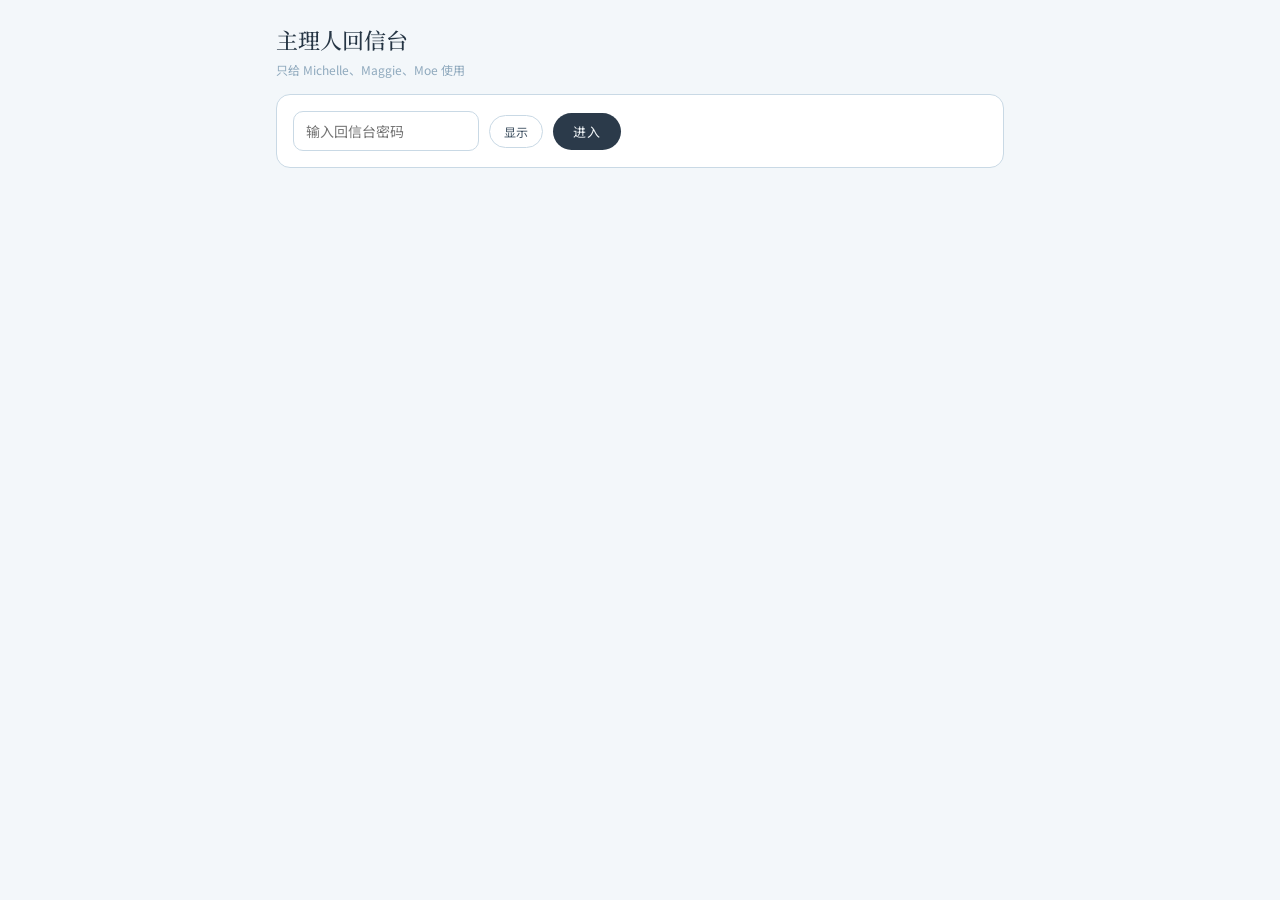
<file: reply.html>
<!DOCTYPE html>
<html lang="zh-CN">
<head>
<meta charset="utf-8">
<meta name="viewport" content="width=device-width, initial-scale=1">
<meta name="robots" content="noindex, nofollow">
<title>主理人回信台 · 启思摘星</title>
<link rel="stylesheet" href="fonts.css">
<style>
:root{--bg:#F3F7FA;--ink:#253544;--ink2:#3C4E5F;--ink3:#5E7284;--hint:#8FA9BD;--accent:#5B7E9F;--line:#C9D9E5;--card:#fff;--btn:#2B3A4A;--warn:#B0785E;--ok:#6F9A82;
  --c-Michelle:#C98F6E;--c-Maggie:#C99393;--c-Moe:#86A086}
*{box-sizing:border-box}
body{margin:0;background:var(--bg);color:var(--ink2);font-family:'Noto Sans SC','PingFang SC','Microsoft YaHei',sans-serif;-webkit-font-smoothing:antialiased}
button,input,select,textarea{font:inherit;color:inherit}
button{cursor:pointer;border:0;background:none;padding:0}
.wrap{max-width:760px;margin:0 auto;padding:24px 16px 60px}
h1{font-family:'Noto Serif SC',serif;font-weight:500;font-size:22px;color:var(--ink);margin:0}
.sub{font-size:12px;color:var(--hint);margin-top:6px}
.box{background:var(--card);border:1px solid var(--line);border-radius:14px;padding:16px;margin-top:16px}
.row{display:flex;gap:10px;align-items:center;flex-wrap:wrap}
.btn{background:var(--btn);color:#F3F7FA;border-radius:999px;padding:9px 20px;font-size:13px;letter-spacing:.08em}
.btn[disabled]{opacity:.45;cursor:default}
.ghost{border:1px solid var(--line);border-radius:999px;padding:7px 14px;font-size:12px;background:#fff}
.ghost.on{background:var(--btn);color:#fff;border-color:var(--btn)}
input,select,textarea{border:1px solid var(--line);border-radius:10px;padding:9px 12px;background:#fff;outline:none;font-size:14px}
input:focus,textarea:focus,select:focus{border-color:var(--accent)}
textarea{width:100%;resize:vertical;min-height:110px;line-height:1.8}
.err{color:var(--warn);font-size:12px;margin-top:8px}
.ok{color:var(--ok);font-size:12px;margin-top:8px}
.member{display:flex;align-items:center;gap:12px;width:100%;text-align:left;padding:12px 4px;border-bottom:1px solid var(--line)}
.member:last-child{border-bottom:0}
.mname{font-size:14px;color:var(--ink)}
.mmeta{font-size:11px;color:var(--hint);margin-top:2px}
.badge{margin-left:auto;flex:none;font-size:11px;color:#fff;background:var(--warn);border-radius:999px;padding:2px 9px}
.badge.done{background:none;color:var(--hint)}
.letter{border:1px solid var(--line);border-radius:12px;padding:10px 12px;margin:0 60px 8px 0;background:#fff}
.letter.f{margin:0 0 8px 60px;background:#F7FAFC}
.letter .meta{font-size:11px;color:var(--hint)}
.letter .txt{font-size:13.5px;line-height:1.9;margin-top:4px;white-space:pre-wrap;word-break:break-word}
.mood{font-size:12.5px;color:var(--ink3);line-height:1.8}
.code{font-family:ui-monospace,Menlo,monospace;font-size:18px;letter-spacing:.08em;color:var(--ink);background:#F3F7FA;border-radius:8px;padding:6px 12px}
.who{display:inline-block;width:8px;height:8px;border-radius:50%;margin-right:6px}
.back{font-size:12px;color:var(--accent)}
.chip{font-size:12px;border:1px solid var(--line);border-radius:999px;padding:4px 10px;background:#F7FAFC}
.chip b{color:var(--ink);font-weight:600;margin-left:2px}
.chip.dim{color:var(--hint)}
.kv{font-size:13.5px;color:var(--ink);line-height:2}
.kv .k{display:inline-block;width:92px;font-size:12px;color:var(--hint)}
@media (max-width:520px){.letter{margin-right:24px}.letter.f{margin-left:24px}}
</style>
</head>
<body>
<div class="wrap" id="app"></div>
<script>
var CONFIG = {
  // 和 planet.html 里填同一个云函数地址
  API_BASE: 'https://herlifeosclub-d5gg2a6psa033713e-1409877564.ap-shanghai.app.tcloudbase.com/hlos'
};
var API = window.HLOS_API || CONFIG.API_BASE;
var FOUNDERS = ['Michelle', 'Maggie', 'Moe'];

var S = { pw: '', me: '', guideReason: '', allChanges: false, members: [], open: '', filter: 'todo', err: '', okMsg: '', busy: false, newCode: '', resetLink: '', draft: {} };
try { S.pw = sessionStorage.getItem('hlos_f_pw') || ''; S.me = localStorage.getItem('hlos_f_me') || ''; } catch (e) {}
// 这台设备的随机编号：密码输错的次数按设备记，别人乱试锁不住你的设备
var DEV = Math.random().toString(36).slice(2, 12) + Date.now().toString(36);
try { DEV = localStorage.getItem('hlos_f_dev') || (localStorage.setItem('hlos_f_dev', DEV), DEV); } catch (e) {}

function esc(s) { return String(s == null ? '' : s).replace(/[&<>"']/g, function (c) { return { '&': '&amp;', '<': '&lt;', '>': '&gt;', '"': '&quot;', "'": '&#39;' }[c]; }); }
function when(t) { var d = new Date(t); return (d.getMonth() + 1) + '/' + d.getDate() + ' ' + ('0' + d.getHours()).slice(-2) + ':' + ('0' + d.getMinutes()).slice(-2); }
function call(action, p) {
  if (!API) return Promise.reject(new Error('还没有填写云函数地址（CONFIG.API_BASE）'));
  return fetch(API, { method: 'POST', headers: { 'Content-Type': 'text/plain;charset=utf-8' }, body: JSON.stringify(Object.assign({ action: action, pw: S.pw, dev: DEV }, p || {})) })
    .then(function (r) { return r.json().catch(function () { return {}; }).then(function (j) { if (!r.ok) throw new Error(j.error || '请求失败'); return j; }); },
      function () { throw new Error('网络有点不稳定，请稍后再试'); });
}
// 会员页网址：和回信台放在同一个目录
var PLANET_URL = location.href.replace(/[?#].*$/, '').replace(/[^/]*$/, '') + 'planet.html';
function regLink(code) { return PLANET_URL + '?code=' + code; }
function linkBox(url) {
  return '<div style="margin-top:12px" class="row"><input readonly value="' + esc(url) + '" style="flex:1;min-width:200px;font-size:12px;color:var(--ink3)" onfocus="this.select()">' +
    '<button class="ghost" data-a="copy" data-t="' + esc(url) + '">复制</button></div>';
}

// 首次登录两题（和云函数 QUIZ_TYPES 一致）
var QUIZ_TYPES = ['全面蓄力型', '平衡生长型', '责任承载型', '生长探索型', '安全筑基型', '不记得'];
function quizLabel(v) { return v === '不记得' ? '没做过 / 不记得' : v; }

// 统计：已注册的会员里，各测评类型、各星际领航员有几位
function statsBox() {
  var ms = S.members.filter(function (x) { return x.email; });
  if (!ms.length) return '';
  function count(k, v) { return ms.filter(function (x) { return x[k] === v; }).length; }
  function chips(list, k, label) {
    return list.map(function (v) { return '<span class="chip">' + esc(label ? label(v) : v) + ' <b>' + count(k, v) + '</b></span>'; }).join('') +
      (count(k, '') ? '<span class="chip dim">还没答 <b>' + count(k, '') + '</b></span>' : '');
  }
  return '<div class="box"><div class="mname" style="margin-bottom:10px">会员统计（已注册 ' + ms.length + ' 位）</div>' +
    '<div class="sub" style="margin:0 0 6px">测评结果</div><div class="row" style="gap:6px">' + chips(QUIZ_TYPES, 'quizType', quizLabel) + '</div>' +
    '<div class="sub" style="margin:12px 0 6px">星际领航员</div><div class="row" style="gap:6px">' + chips(FOUNDERS, 'guide') + '</div></div>';
}

// 领航员更换（不含第一次选）：所有会员的记录，新的在前
function guideChanges() {
  var out = [];
  S.members.forEach(function (m) {
    (m.profileLog || []).forEach(function (x) { if (x.field === 'guide' && x.from) out.push({ m: m, x: x }); });
  });
  return out.sort(function (a, b) { return b.x.at - a.x.at; });
}
function whoLabel(m) { return (m.note || m.email) + (m.planetName ? ' ·「' + m.planetName + '」' : ''); }
function changeLine(c) {
  return '<div style="padding:8px 0;border-top:1px dashed var(--line)"><div class="mname" style="font-size:13px">' + esc(whoLabel(c.m)) + '：' + esc(c.x.from) + ' → ' + esc(c.x.to) + '</div>' +
    '<div class="mmeta">' + when(c.x.at) + ' · ' + (c.x.by === 'member' ? '会员本人更换' : esc(c.x.by) + ' 在回信台更换') + '</div>' +
    '<div class="mood" style="margin-top:2px">原因：' + esc(c.x.reason || '（没有写）') + '</div></div>';
}
// 列表页最上面：会员自己换了领航员、还没人点「知道了」的
function guideAlertBox() {
  var list = guideChanges().filter(function (c) { return c.x.by === 'member' && c.x.at > (c.m.guideAckAt || 0); });
  if (!list.length) return '';
  return '<div class="box" style="border-color:var(--warn)"><div class="mname" style="margin-bottom:4px">领航员更换提醒（' + list.length + '）</div>' +
    '<div class="sub" style="margin:0 0 4px">这几位会员自己换了星际领航员。看过后点「知道了」，三位都不会再看到这条提醒。</div>' +
    list.map(function (c) { return changeLine(c).replace(/<\/div>$/, '<div class="row" style="margin-top:6px"><button class="ghost" data-a="ackguide" data-c="' + esc(c.m.code) + '"' + (S.busy ? ' disabled' : '') + '>知道了</button></div></div>'); }).join('') + '</div>';
}
// 所有更换记录和原因（留着以后复盘）
function guideHistoryBox() {
  var list = guideChanges();
  if (!list.length) return '';
  var show = S.allChanges ? list : list.slice(0, 5);
  return '<div class="box"><div class="mname" style="margin-bottom:4px">领航员更换记录（共 ' + list.length + ' 次）</div>' +
    show.map(changeLine).join('') +
    (list.length > 5 ? '<div class="row" style="margin-top:8px"><button class="ghost" data-a="allchanges">' + (S.allChanges ? '收起' : '查看全部') + '</button></div>' : '') + '</div>';
}

function unreplied(m) { return m.letters.filter(function (l) { return l.from === 'member' && !l.replied; }).length; }
function lastAt(m) { return m.letters.length ? m.letters[m.letters.length - 1].createdAt : 0; }

function render() {
  var h = '';
  if (!S.pw) {
    h = '<h1>主理人回信台</h1><div class="sub">只给 Michelle、Maggie、Moe 使用</div>' +
      '<div class="box"><div class="row"><input id="pw" type="password" placeholder="输入回信台密码" autocomplete="current-password"><button class="ghost" data-a="showpw">显示</button><button class="btn" data-a="login">进入</button></div>' +
      (S.err ? '<div class="err">' + esc(S.err) + '</div>' : '') + '</div>';
    return document.getElementById('app').innerHTML = h;
  }
  if (!S.me) {
    h = '<h1>你是哪一位？</h1><div class="sub">回信时默认用你的名字署名，之后也可以切换</div><div class="box row">' +
      FOUNDERS.map(function (f) { return '<button class="ghost" data-a="me" data-f="' + f + '"><span class="who" style="background:var(--c-' + f + ')"></span>' + f + '</button>'; }).join('') + '</div>';
    return document.getElementById('app').innerHTML = h;
  }
  var m = S.members.filter(function (x) { return x.code === S.open; })[0];
  if (m) return renderMember(m);

  var todo = S.members.filter(function (x) { return unreplied(x) > 0; }).length;
  var list = S.members.slice();
  if (S.filter === 'todo') list = list.filter(function (x) { return unreplied(x) > 0; });
  list.sort(function (a, b) { return unreplied(b) - unreplied(a) || lastAt(b) - lastAt(a); });

  h += '<div class="row" style="justify-content:space-between"><div><h1>主理人回信台</h1><div class="sub">' + esc(S.me) + '，你好 · 待回信 ' + todo + ' 位</div></div>' +
    '<div class="row"><button class="ghost" data-a="refresh">刷新</button><button class="ghost" data-a="switch">切换身份</button><button class="ghost" data-a="logout">退出</button></div></div>';
  h += guideAlertBox();
  h += '<div class="box"><div class="row"><button class="ghost' + (S.filter === 'todo' ? ' on' : '') + '" data-a="filter" data-v="todo">待回信</button>' +
    '<button class="ghost' + (S.filter === 'all' ? ' on' : '') + '" data-a="filter" data-v="all">全部会员（' + S.members.length + '）</button></div>';
  if (!list.length) h += '<div class="sub" style="padding:16px 4px">' + (S.filter === 'todo' ? '现在没有待回的信。' : '还没有会员。') + '</div>';
  list.forEach(function (x) {
    var n = unreplied(x), st = x.status;
    h += '<button class="member" data-a="open" data-c="' + esc(x.code) + '"><div><div class="mname">' + esc(x.note || '（未备注）') + (x.planetName ? ' · 「' + esc(x.planetName) + '」' : '') + '</div>' +
      '<div class="mmeta">' + (x.email ? esc(x.email) : esc(x.code) + ' · 未注册') + ' · ' + (x.kind === 'trial' ? (st && st.trialExtended ? '内测（延期中）' : '内测') : '会员') + ' · ' +
      (st ? (st.active ? '第 ' + st.day + ' 天，至 ' + st.expiresAt : '已于 ' + st.expiresAt + ' 到期') : '尚未进入星球') +
      (x.guide ? ' · 领航员 ' + esc(x.guide) : '') + '</div></div>' +
      (n ? '<span class="badge">' + n + ' 封待回</span>' : '<span class="badge done">' + (x.letters.length ? '已回复' : '') + '</span>') + '</button>';
  });
  h += '</div>';
  h += statsBox() + guideHistoryBox();

  h += '<div class="box"><div class="mname" style="margin-bottom:10px">生成新的注册链接</div><div class="row">' +
    '<input id="note" placeholder="备注（例如：小美 / 第一批内测）" style="flex:1;min-width:180px">' +
    '<select id="kind"><option value="trial">内测 · 1 个月</option><option value="member">正式会员 · 12 个月</option></select>' +
    '<button class="btn" data-a="create"' + (S.busy ? ' disabled' : '') + '>生成</button></div>' +
    (S.newCode ? linkBox(regLink(S.newCode)) +
      '<div class="sub">把这条链接发给对方（只能注册一次）。她打开后设置邮箱和密码，会员期从注册那天开始计算。</div>' : '') + '</div>';
  if (S.err) h += '<div class="err">' + esc(S.err) + '</div>';
  document.getElementById('app').innerHTML = h;
}

function renderMember(m) {
  var st = m.status, d = S.draft[m.code] || '';
  var h = '<button class="back" data-a="close">← 返回列表</button>' +
    '<h1 style="margin-top:12px">' + esc(m.note || '（未备注）') + (m.planetName ? ' · 「' + esc(m.planetName) + '」' : '') + '</h1>' +
    '<div class="sub">' + (m.email ? esc(m.email) + ' · ' : '') + esc(m.code) + ' · ' + (st ? (st.active ? '第 ' + st.day + ' 天 · 会员期至 ' + st.expiresAt : '已于 ' + st.expiresAt + ' 到期（只读）') : '尚未进入星球') + '</div>';
  // 账号：没注册 → 再发一次注册链接；已注册 → 可以生成重设密码链接
  h += '<div class="box">';
  if (!m.email) {
    h += '<div class="sub" style="margin:0 0 8px">她还没有注册。可以把注册链接再发给她一次：</div>' + linkBox(regLink(m.code));
  } else {
    h += '<div class="sub" style="margin:0 0 8px">' + (m.termsAt ? '已同意《会员须知》 · ' + when(m.termsAt) + (m.termsVer ? ' · ' + esc(m.termsVer) + ' 版' : '') : '《会员须知》上线前注册，没有同意记录') + '</div>';
    h += '<div class="row"><span class="sub" style="margin:0">她忘记密码、又收不到验证码邮件时：</span><button class="ghost" data-a="resetlink"' + (S.busy ? ' disabled' : '') + '>生成重设密码链接</button></div>';
    if (S.resetLink) h += linkBox(S.resetLink) + '<div class="sub">把这条链接发给她，7 天内有效，用一次就失效。</div>';
  }
  h += '</div>';
  // 会员期：内测转正式 / 正式会员续一年，都在原账号上延长
  h += '<div class="box"><div class="row"><span class="sub" style="margin:0">' + (m.kind === 'trial' ? '内测会员 · ' : '正式会员 · ') +
    (st ? (st.active ? '会员期至 ' + st.expiresAt : '已于 ' + st.expiresAt + ' 到期') : '尚未注册，期限从注册那天开始算') + '</span>' +
    '<button class="ghost" data-a="extend" data-m="12"' + (S.busy ? ' disabled' : '') + '>' + (m.kind === 'trial' ? '转为正式会员（+12 个月）' : '续期 12 个月') + '</button></div>' +
    '<div class="sub">还在期内：接在原到期日后面续；已经过期：从今天起重新算。星球、信件、听课记录都保留。</div>' +
    (m.renewals && m.renewals.length ? m.renewals.map(function (x) {
      return '<div class="sub">' + when(x.at) + ' · ' + (x.by ? esc(x.by) + ' ' : '') + '续了 ' + x.months + ' 个月' + (x.to ? '，到期日 ' + esc(x.from) + ' → ' + esc(x.to) : '（当时尚未注册）') + '</div>';
    }).join('') : '') + (S.extMsg ? '<div class="ok">' + esc(S.extMsg) + '</div>' : '') + '</div>';
  if (m.email) h += profileBox(m);
  if (m.moods.length) {
    h += '<div class="box"><div class="sub" style="margin:0 0 8px">最近的今日星情（供回信时参考）</div>' +
      m.moods.map(function (x) { return '<div class="mood">第 ' + x.day + ' 天 ·「' + esc(x.card) + '」' + esc(x.text) + '</div>'; }).join('') + '</div>';
  }
  h += '<div class="box">';
  if (!m.letters.length) h += '<div class="sub">还没有来信。</div>';
  m.letters.forEach(function (l) {
    var me = l.from === 'member';
    h += '<div class="letter' + (me ? '' : ' f') + '"><div class="meta">' + (me ? '会员来信' : '<span class="who" style="background:var(--c-' + esc(l.from) + ')"></span>' + esc(l.from) + ' 回信') +
      ' · 第 ' + l.day + ' 天 · ' + when(l.createdAt) + '</div><div class="txt">' + esc(l.text) + '</div></div>';
  });
  if (st && st.active) {
    h += '<div style="margin-top:14px"><textarea id="reply" placeholder="写回信……">' + esc(d) + '</textarea></div>' +
      '<div class="row" style="margin-top:10px"><span class="sub" style="margin:0">署名</span><select id="as">' +
      FOUNDERS.map(function (f) { return '<option' + (f === S.me ? ' selected' : '') + '>' + f + '</option>'; }).join('') + '</select>' +
      '<button class="btn" data-a="reply"' + (S.busy ? ' disabled' : '') + '>寄出回信</button></div>';
  } else if (st) h += '<div class="sub">会员期已结束，信箱已关闭。</div>';
  h += (S.err ? '<div class="err">' + esc(S.err) + '</div>' : '') + (S.okMsg ? '<div class="ok">' + esc(S.okMsg) + '</div>' : '') + '</div>';
  document.getElementById('app').innerHTML = h;
}

// 测评结果和星际领航员：回信台只能改领航员，要先点「修改」再确认；每次改动都有记录，回信台改的可以一键改回
function profileBox(m) {
  var log = m.profileLog || [];
  var last = log.filter(function (x) { return x.field === 'guide'; }).pop();
  var byFounder = last && last.by !== 'member';
  var h = '<div class="box"><div class="kv"><span class="k">测评结果</span>' + (m.quizType ? esc(quizLabel(m.quizType)) : '<i style="color:var(--hint)">还没答</i>') + '</div>' +
    '<div class="kv"><span class="k">星际领航员</span>' + (m.guide ? '<span class="who" style="background:var(--c-' + esc(m.guide) + ')"></span>' + esc(m.guide) : '<i style="color:var(--hint)">还没选</i>') +
    (m.guideSince && !byFounder ? '<span style="width:auto;margin-left:10px">她自己在 ' + esc(m.guideSince) + ' 选定</span>' : '') + '</div>';
  if (m.guide) {
    h += S.guideEdit
      ? '<div class="row" style="margin-top:8px"><input id="greason" maxlength="300" placeholder="更换原因（必填，例如：她微信里说想多聊职业方向）" style="flex:1;min-width:240px" value="' + esc(S.guideReason) + '"></div>' +
        '<div class="row" style="margin-top:8px"><span class="sub" style="margin:0">改成：</span>' +
        FOUNDERS.filter(function (f) { return f !== m.guide; }).map(function (f) {
          return '<button class="ghost" data-a="setguide" data-g="' + f + '"' + (S.busy ? ' disabled' : '') + '><span class="who" style="background:var(--c-' + f + ')"></span>' + f + '</button>';
        }).join('') + '<button class="ghost" data-a="guideedit">取消</button></div>'
      : '<div class="row" style="margin-top:8px"><button class="ghost" data-a="guideedit">修改领航员</button></div>';
  }
  if (log.length) {
    h += '<div class="sub" style="margin:12px 0 4px">改动记录</div>' + log.slice().reverse().map(function (x) {
      var what = x.field === 'quiz' ? '测评结果' : '星际领航员';
      var v = function (s) { return x.field === 'quiz' ? quizLabel(s) : s; };
      return '<div class="sub" style="margin:2px 0">' + when(x.at) + ' · ' + (x.by === 'member' ? '会员本人' : esc(x.by)) + ' · ' + what + '：' +
        (x.from ? esc(v(x.from)) + ' → ' : '首次选择 ') + esc(v(x.to)) + (x.reason ? '<br><span style="color:var(--ink3)">原因：' + esc(x.reason) + '</span>' : '') + '</div>';
    }).join('');
    if (byFounder && last.from && last.to === m.guide) {
      h += '<div class="row" style="margin-top:8px"><button class="ghost" data-a="setguide" data-g="' + esc(last.from) + '" data-undo="1"' + (S.busy ? ' disabled' : '') + '>撤销上一次修改，改回 ' + esc(last.from) + '</button></div>';
    }
  }
  if (S.guideMsg) h += '<div class="ok">' + esc(S.guideMsg) + '</div>';
  return h + '</div>';
}

function load() {
  S.busy = true;
  return call('f_list').then(function (r) { S.members = r.members; S.busy = false; S.err = ''; render(); },
    function (e) { S.busy = false; if (/密码/.test(e.message)) { S.pw = ''; try { sessionStorage.removeItem('hlos_f_pw'); } catch (x) {} } S.err = e.message; render(); });
}

document.addEventListener('input', function (e) {
  if (e.target.id === 'reply' && S.open) S.draft[S.open] = e.target.value;
  if (e.target.id === 'greason') S.guideReason = e.target.value;
});
document.addEventListener('keydown', function (e) { if (e.key === 'Enter' && e.target.id === 'pw') act('login'); });
document.addEventListener('click', function (e) { var b = e.target.closest('[data-a]'); if (b && !b.disabled) act(b.getAttribute('data-a'), b); });

function act(a, b) {
  if (a === 'showpw') { var p = document.getElementById('pw'), show = p.type === 'password'; p.type = show ? 'text' : 'password'; b.textContent = show ? '隐藏' : '显示'; return p.focus(); }
  S.okMsg = ''; S.extMsg = ''; S.guideMsg = '';
  if (a === 'guideedit') { S.guideEdit = !S.guideEdit; S.guideReason = ''; return render(); }
  if (a === 'allchanges') { S.allChanges = !S.allChanges; return render(); }
  if (a === 'ackguide') {
    S.busy = true; render();
    return call('f_ackGuide', { code: b.getAttribute('data-c'), founder: S.me }).then(function (r) {
      S.members = r.members; S.busy = false; S.err = ''; render();
    }, function (e) { S.busy = false; S.err = e.message; render(); });
  }
  if (a === 'setguide') {
    var gm = S.members.filter(function (x) { return x.code === S.open; })[0], to = b.getAttribute('data-g'), undo = b.getAttribute('data-undo');
    var reason = undo ? '撤销上一次修改' : S.guideReason.trim();
    if (!reason) { S.err = '请先写一下更换的原因'; return render(); }
    var gwho = gm.planetName ? '「' + gm.planetName + '」' : (gm.note || gm.email);
    if (!confirm((undo ? '撤销上一次修改？\n\n' : '') + '确定把 ' + gwho + ' 的星际领航员从 ' + gm.guide + ' 改成 ' + to + ' 吗？\n\n请先确认会员本人同意。她下次打开星球就会看到新的领航员。')) return;
    S.busy = true; render();
    return call('f_setGuide', { code: S.open, guide: to, founder: S.me, reason: reason }).then(function (r) {
      S.members = r.members; S.busy = false; S.err = ''; S.guideEdit = false; S.guideReason = ''; S.guideMsg = '已改成 ' + to + '，改动记录里写上了你的名字和原因。'; render();
    }, function (e) { S.busy = false; S.err = e.message; render(); });
  }
  if (a === 'login') {
    S.pw = document.getElementById('pw').value;
    return call('f_login').then(function () { try { sessionStorage.setItem('hlos_f_pw', S.pw); } catch (x) {} S.err = ''; render(); if (S.me) load(); },
      function (e) { S.pw = ''; S.err = e.message; render(); });
  }
  if (a === 'me') { S.me = b.getAttribute('data-f'); try { localStorage.setItem('hlos_f_me', S.me); } catch (x) {} render(); return load(); }
  if (a === 'switch') { S.me = ''; try { localStorage.removeItem('hlos_f_me'); } catch (x) {} return render(); }
  if (a === 'logout') { S.pw = ''; S.members = []; try { sessionStorage.removeItem('hlos_f_pw'); } catch (x) {} return render(); }
  if (a === 'refresh') return load();
  if (a === 'filter') { S.filter = b.getAttribute('data-v'); return render(); }
  if (a === 'open') { S.open = b.getAttribute('data-c'); S.err = ''; S.resetLink = ''; S.guideEdit = false; render(); return window.scrollTo(0, 0); }
  if (a === 'close') { S.open = ''; S.err = ''; S.resetLink = ''; S.guideEdit = false; return render(); }
  if (a === 'resetlink') {
    S.busy = true; render();
    return call('f_resetLink', { code: S.open }).then(function (r) {
      S.busy = false; S.err = ''; S.resetLink = PLANET_URL + '?reset=' + r.key; render();
    }, function (e) { S.busy = false; S.err = e.message; render(); });
  }
  if (a === 'extend') {
    var em = S.members.filter(function (x) { return x.code === S.open; })[0], months = +b.getAttribute('data-m');
    var est = em.status, who = em.note || em.email || em.code;
    var msg = est ? '给「' + who + '」续 ' + months + ' 个月？\n\n' + (est.trialExtended && est.active ? '她的内测 1 个月已满（现在是延期，到 ' + est.expiresAt + '），会从今天起算 ' + months + ' 个月，课程从第 2 个月接着开。' : est.active ? '会员期会从 ' + est.expiresAt + ' 再往后延 ' + months + ' 个月。' : '她已于 ' + est.expiresAt + ' 到期，会从今天起重新算 ' + months + ' 个月。')
      : '给「' + who + '」加 ' + months + ' 个月？她注册后会员期一共 ' + ((em.durationMonths || 12) + months) + ' 个月。';
    if (!confirm(msg + '\n\n请确认已经收到款项。点一次就加一次，不要重复点。')) return;
    S.busy = true; render();
    return call('f_extend', { code: S.open, months: months, founder: S.me }).then(function (r) {
      S.members = r.members; S.busy = false; S.err = '';
      var nm = r.members.filter(function (x) { return x.code === S.open; })[0];
      S.extMsg = '已续期' + (nm && nm.status ? '，新的到期日是 ' + nm.status.expiresAt : '') + '。她下次打开星球就能看到。'; render();
    }, function (e) { S.busy = false; S.err = e.message; render(); });
  }
  if (a === 'reply') {
    var text = (S.draft[S.open] || '').trim();
    if (!text) { S.err = '回信还是空的'; return render(); }
    var as = document.getElementById('as').value;
    S.busy = true; render();
    return call('f_reply', { code: S.open, founder: as, text: text }).then(function (r) {
      S.members = r.members; S.draft[S.open] = ''; S.busy = false; S.err = ''; S.okMsg = '回信已寄出，会员下次打开星球就能看到，星球上会飞来一只蝴蝶。'; render();
    }, function (e) { S.busy = false; S.err = e.message; render(); });
  }
  if (a === 'create') {
    var kind = document.getElementById('kind').value, note = document.getElementById('note').value;
    S.busy = true; render();
    return call('f_createCode', { kind: kind, note: note }).then(function (r) {
      S.newCode = r.code; S.busy = false; S.err = ''; return load();
    }, function (e) { S.busy = false; S.err = e.message; render(); });
  }
  if (a === 'copy') {
    var t = b.getAttribute('data-t');
    (navigator.clipboard ? navigator.clipboard.writeText(t) : Promise.reject()).then(function () { b.textContent = '已复制 ✓'; }, function () { prompt('请手动复制：', t); });
  }
}

render();
if (S.pw && S.me) load();
</script>
</body>
</html>
</file>
<file: style.css>
/*! tailwindcss v2.2.19 | MIT License | https://tailwindcss.com *//*! modern-normalize v1.1.0 | MIT License | https://github.com/sindresorhus/modern-normalize */*,::after,::before{box-sizing:border-box}html{-moz-tab-size:4;tab-size:4}html{line-height:1.15;-webkit-text-size-adjust:100%}body{margin:0}body{font-family:system-ui,-apple-system,'Segoe UI',Roboto,Helvetica,Arial,sans-serif,'Apple Color Emoji','Segoe UI Emoji'}hr{height:0;color:inherit}b,strong{font-weight:bolder}button,input,select,textarea{font-family:inherit;font-size:100%;line-height:1.15;margin:0}button,select{text-transform:none}[type=button],[type=reset],button{-webkit-appearance:button}::-moz-focus-inner{border-style:none;padding:0}::-webkit-inner-spin-button,::-webkit-outer-spin-button{height:auto}::-webkit-search-decoration{-webkit-appearance:none}::-webkit-file-upload-button{-webkit-appearance:button;font:inherit}summary{display:list-item}h1,h2,h3,h4,hr,p{margin:0}button{background-color:transparent;background-image:none}html{font-family:ui-sans-serif,system-ui,-apple-system,BlinkMacSystemFont,"Segoe UI",Roboto,"Helvetica Neue",Arial,"Noto Sans",sans-serif,"Apple Color Emoji","Segoe UI Emoji","Segoe UI Symbol","Noto Color Emoji";line-height:1.5}body{font-family:inherit;line-height:inherit}*,::after,::before{box-sizing:border-box;border-width:0;border-style:solid;border-color:currentColor}hr{border-top-width:1px}img{border-style:solid}textarea{resize:vertical}input::placeholder,textarea::placeholder{opacity:1;color:#9ca3af}button{cursor:pointer}h1,h2,h3,h4{font-size:inherit;font-weight:inherit}a{color:inherit;text-decoration:inherit}button,input,select,textarea{padding:0;line-height:inherit;color:inherit}img,object,svg{display:block;vertical-align:middle}img{max-width:100%;height:auto}[hidden]{display:none}*,::after,::before{--tw-border-opacity:1;border-color:rgba(229,231,235,var(--tw-border-opacity))}.pointer-events-none{pointer-events:none}.visible{visibility:visible}.fixed{position:fixed}.absolute{position:absolute}.relative{position:relative}.sticky{position:sticky}.inset-0{top:0;right:0;bottom:0;left:0}.top-0{top:0}.top-4{top:1rem}.right-0{right:0}.right-4{right:1rem}.left-0{left:0}.z-0{z-index:0}.z-10{z-index:10}.z-40{z-index:40}.z-50{z-index:50}.mx-auto{margin-left:auto;margin-right:auto}.my-2{margin-top:.5rem;margin-bottom:.5rem}.mt-1{margin-top:.25rem}.mt-2{margin-top:.5rem}.mt-4{margin-top:1rem}.mt-10{margin-top:2.5rem}.mt-12{margin-top:3rem}.mt-14{margin-top:3.5rem}.mt-24{margin-top:6rem}.mt-0\.5{margin-top:.125rem}.mr-2{margin-right:.5rem}.mr-2\.5{margin-right:.625rem}.mb-1{margin-bottom:.25rem}.mb-2{margin-bottom:.5rem}.mb-3{margin-bottom:.75rem}.mb-5{margin-bottom:1.25rem}.mb-8{margin-bottom:2rem}.mb-10{margin-bottom:2.5rem}.mb-16{margin-bottom:4rem}.mb-20{margin-bottom:5rem}.ml-1{margin-left:.25rem}.block{display:block}.inline-block{display:inline-block}.flex{display:flex}.inline-flex{display:inline-flex}.grid{display:grid}.hidden{display:none}.h-2{height:.5rem}.h-4{height:1rem}.h-6{height:1.5rem}.h-8{height:2rem}.h-10{height:2.5rem}.h-12{height:3rem}.h-16{height:4rem}.h-20{height:5rem}.h-24{height:6rem}.h-32{height:8rem}.h-48{height:12rem}.h-auto{height:auto}.h-px{height:1px}.h-1\.5{height:.375rem}.h-full{height:100%}.min-h-screen{min-height:100vh}.w-4{width:1rem}.w-6{width:1.5rem}.w-8{width:2rem}.w-10{width:2.5rem}.w-12{width:3rem}.w-16{width:4rem}.w-24{width:6rem}.w-32{width:8rem}.w-48{width:12rem}.w-px{width:1px}.w-1\.5{width:.375rem}.w-full{width:100%}.max-w-sm{max-width:24rem}.max-w-md{max-width:28rem}.max-w-xl{max-width:36rem}.max-w-2xl{max-width:42rem}.max-w-3xl{max-width:48rem}.max-w-4xl{max-width:56rem}.max-w-5xl{max-width:64rem}.max-w-7xl{max-width:80rem}.flex-1{flex:1 1 0%}.flex-shrink-0{flex-shrink:0}.transform{--tw-translate-x:0;--tw-translate-y:0;--tw-rotate:0;--tw-skew-x:0;--tw-skew-y:0;--tw-scale-x:1;--tw-scale-y:1;transform:translateX(var(--tw-translate-x)) translateY(var(--tw-translate-y)) rotate(var(--tw-rotate)) skewX(var(--tw-skew-x)) skewY(var(--tw-skew-y)) scaleX(var(--tw-scale-x)) scaleY(var(--tw-scale-y))}.translate-x-0{--tw-translate-x:0px}.translate-x-12{--tw-translate-x:3rem}.-translate-x-12{--tw-translate-x:-3rem}.hover\:scale-105:hover{--tw-scale-x:1.05;--tw-scale-y:1.05}@keyframes pulse{50%{opacity:.5}}.animate-pulse{animation:pulse 2s cubic-bezier(.4,0,.6,1) infinite}.cursor-pointer{cursor:pointer}.resize-none{resize:none}.grid-cols-1{grid-template-columns:repeat(1,minmax(0,1fr))}.grid-cols-2{grid-template-columns:repeat(2,minmax(0,1fr))}.grid-cols-5{grid-template-columns:repeat(5,minmax(0,1fr))}.flex-col{flex-direction:column}.items-start{align-items:flex-start}.items-end{align-items:flex-end}.items-center{align-items:center}.items-baseline{align-items:baseline}.justify-center{justify-content:center}.justify-between{justify-content:space-between}.gap-2{gap:.5rem}.gap-3{gap:.75rem}.gap-4{gap:1rem}.gap-5{gap:1.25rem}.gap-6{gap:1.5rem}.gap-8{gap:2rem}.gap-10{gap:2.5rem}.gap-12{gap:3rem}.space-x-1>:not([hidden])~:not([hidden]){--tw-space-x-reverse:0;margin-right:calc(.25rem * var(--tw-space-x-reverse));margin-left:calc(.25rem * calc(1 - var(--tw-space-x-reverse)))}.space-x-2>:not([hidden])~:not([hidden]){--tw-space-x-reverse:0;margin-right:calc(.5rem * var(--tw-space-x-reverse));margin-left:calc(.5rem * calc(1 - var(--tw-space-x-reverse)))}.space-x-3>:not([hidden])~:not([hidden]){--tw-space-x-reverse:0;margin-right:calc(.75rem * var(--tw-space-x-reverse));margin-left:calc(.75rem * calc(1 - var(--tw-space-x-reverse)))}.space-x-4>:not([hidden])~:not([hidden]){--tw-space-x-reverse:0;margin-right:calc(1rem * var(--tw-space-x-reverse));margin-left:calc(1rem * calc(1 - var(--tw-space-x-reverse)))}.space-x-8>:not([hidden])~:not([hidden]){--tw-space-x-reverse:0;margin-right:calc(2rem * var(--tw-space-x-reverse));margin-left:calc(2rem * calc(1 - var(--tw-space-x-reverse)))}.space-x-1\.5>:not([hidden])~:not([hidden]){--tw-space-x-reverse:0;margin-right:calc(.375rem * var(--tw-space-x-reverse));margin-left:calc(.375rem * calc(1 - var(--tw-space-x-reverse)))}.space-y-1>:not([hidden])~:not([hidden]){--tw-space-y-reverse:0;margin-top:calc(.25rem * calc(1 - var(--tw-space-y-reverse)));margin-bottom:calc(.25rem * var(--tw-space-y-reverse))}.space-y-2>:not([hidden])~:not([hidden]){--tw-space-y-reverse:0;margin-top:calc(.5rem * calc(1 - var(--tw-space-y-reverse)));margin-bottom:calc(.5rem * var(--tw-space-y-reverse))}.space-y-3>:not([hidden])~:not([hidden]){--tw-space-y-reverse:0;margin-top:calc(.75rem * calc(1 - var(--tw-space-y-reverse)));margin-bottom:calc(.75rem * var(--tw-space-y-reverse))}.space-y-4>:not([hidden])~:not([hidden]){--tw-space-y-reverse:0;margin-top:calc(1rem * calc(1 - var(--tw-space-y-reverse)));margin-bottom:calc(1rem * var(--tw-space-y-reverse))}.space-y-5>:not([hidden])~:not([hidden]){--tw-space-y-reverse:0;margin-top:calc(1.25rem * calc(1 - var(--tw-space-y-reverse)));margin-bottom:calc(1.25rem * var(--tw-space-y-reverse))}.space-y-6>:not([hidden])~:not([hidden]){--tw-space-y-reverse:0;margin-top:calc(1.5rem * calc(1 - var(--tw-space-y-reverse)));margin-bottom:calc(1.5rem * var(--tw-space-y-reverse))}.space-y-8>:not([hidden])~:not([hidden]){--tw-space-y-reverse:0;margin-top:calc(2rem * calc(1 - var(--tw-space-y-reverse)));margin-bottom:calc(2rem * var(--tw-space-y-reverse))}.space-y-10>:not([hidden])~:not([hidden]){--tw-space-y-reverse:0;margin-top:calc(2.5rem * calc(1 - var(--tw-space-y-reverse)));margin-bottom:calc(2.5rem * var(--tw-space-y-reverse))}.space-y-12>:not([hidden])~:not([hidden]){--tw-space-y-reverse:0;margin-top:calc(3rem * calc(1 - var(--tw-space-y-reverse)));margin-bottom:calc(3rem * var(--tw-space-y-reverse))}.space-y-2\.5>:not([hidden])~:not([hidden]){--tw-space-y-reverse:0;margin-top:calc(.625rem * calc(1 - var(--tw-space-y-reverse)));margin-bottom:calc(.625rem * var(--tw-space-y-reverse))}.space-y-3\.5>:not([hidden])~:not([hidden]){--tw-space-y-reverse:0;margin-top:calc(.875rem * calc(1 - var(--tw-space-y-reverse)));margin-bottom:calc(.875rem * var(--tw-space-y-reverse))}.overflow-hidden{overflow:hidden}.overflow-x-auto{overflow-x:auto}.overflow-x-hidden{overflow-x:hidden}.whitespace-nowrap{white-space:nowrap}.rounded{border-radius:.25rem}.rounded-lg{border-radius:.5rem}.rounded-xl{border-radius:.75rem}.rounded-2xl{border-radius:1rem}.rounded-3xl{border-radius:1.5rem}.rounded-full{border-radius:9999px}.border-2{border-width:2px}.border-4{border-width:4px}.border{border-width:1px}.border-t{border-top-width:1px}.border-b-2{border-bottom-width:2px}.border-b{border-bottom-width:1px}.border-white{--tw-border-opacity:1;border-color:rgba(255,255,255,var(--tw-border-opacity))}.bg-white{--tw-bg-opacity:1;background-color:rgba(255,255,255,var(--tw-bg-opacity))}.hover\:bg-black:hover{--tw-bg-opacity:1;background-color:rgba(0,0,0,var(--tw-bg-opacity))}.bg-gradient-to-tr{background-image:linear-gradient(to top right,var(--tw-gradient-stops))}.bg-gradient-to-r{background-image:linear-gradient(to right,var(--tw-gradient-stops))}.bg-gradient-to-br{background-image:linear-gradient(to bottom right,var(--tw-gradient-stops))}.to-transparent{--tw-gradient-to:transparent}.object-contain{object-fit:contain}.object-cover{object-fit:cover}.object-right{object-position:right}.object-top{object-position:top}.p-1{padding:.25rem}.p-2{padding:.5rem}.p-3{padding:.75rem}.p-4{padding:1rem}.p-5{padding:1.25rem}.p-6{padding:1.5rem}.p-8{padding:2rem}.p-1\.5{padding:.375rem}.p-3\.5{padding:.875rem}.px-2{padding-left:.5rem;padding-right:.5rem}.px-3{padding-left:.75rem;padding-right:.75rem}.px-4{padding-left:1rem;padding-right:1rem}.px-5{padding-left:1.25rem;padding-right:1.25rem}.px-6{padding-left:1.5rem;padding-right:1.5rem}.px-10{padding-left:2.5rem;padding-right:2.5rem}.px-2\.5{padding-left:.625rem;padding-right:.625rem}.py-1{padding-top:.25rem;padding-bottom:.25rem}.py-2{padding-top:.5rem;padding-bottom:.5rem}.py-3{padding-top:.75rem;padding-bottom:.75rem}.py-4{padding-top:1rem;padding-bottom:1rem}.py-5{padding-top:1.25rem;padding-bottom:1.25rem}.py-6{padding-top:1.5rem;padding-bottom:1.5rem}.py-8{padding-top:2rem;padding-bottom:2rem}.py-10{padding-top:2.5rem;padding-bottom:2.5rem}.py-16{padding-top:4rem;padding-bottom:4rem}.py-20{padding-top:5rem;padding-bottom:5rem}.py-24{padding-top:6rem;padding-bottom:6rem}.py-0\.5{padding-top:.125rem;padding-bottom:.125rem}.py-1\.5{padding-top:.375rem;padding-bottom:.375rem}.py-2\.5{padding-top:.625rem;padding-bottom:.625rem}.py-3\.5{padding-top:.875rem;padding-bottom:.875rem}.pt-1{padding-top:.25rem}.pt-2{padding-top:.5rem}.pt-3{padding-top:.75rem}.pt-4{padding-top:1rem}.pt-5{padding-top:1.25rem}.pt-8{padding-top:2rem}.pt-12{padding-top:3rem}.pb-3{padding-bottom:.75rem}.pb-4{padding-bottom:1rem}.text-left{text-align:left}.text-center{text-align:center}.font-sans{font-family:ui-sans-serif,system-ui,-apple-system,BlinkMacSystemFont,"Segoe UI",Roboto,"Helvetica Neue",Arial,"Noto Sans",sans-serif,"Apple Color Emoji","Segoe UI Emoji","Segoe UI Symbol","Noto Color Emoji"}.font-serif{font-family:ui-serif,Georgia,Cambria,"Times New Roman",Times,serif}.font-mono{font-family:ui-monospace,SFMono-Regular,Menlo,Monaco,Consolas,"Liberation Mono","Courier New",monospace}.text-xs{font-size:.75rem;line-height:1rem}.text-sm{font-size:.875rem;line-height:1.25rem}.text-base{font-size:1rem;line-height:1.5rem}.text-lg{font-size:1.125rem;line-height:1.75rem}.text-xl{font-size:1.25rem;line-height:1.75rem}.text-2xl{font-size:1.5rem;line-height:2rem}.text-3xl{font-size:1.875rem;line-height:2.25rem}.text-4xl{font-size:2.25rem;line-height:2.5rem}.text-5xl{font-size:3rem;line-height:1}.font-light{font-weight:300}.font-medium{font-weight:500}.font-semibold{font-weight:600}.font-bold{font-weight:700}.uppercase{text-transform:uppercase}.leading-relaxed{line-height:1.625}.leading-loose{line-height:2}.tracking-tighter{letter-spacing:-.05em}.tracking-tight{letter-spacing:-.025em}.tracking-widest{letter-spacing:.1em}.text-white{--tw-text-opacity:1;color:rgba(255,255,255,var(--tw-text-opacity))}.text-red-400{--tw-text-opacity:1;color:rgba(248,113,113,var(--tw-text-opacity))}.hover\:text-white:hover{--tw-text-opacity:1;color:rgba(255,255,255,var(--tw-text-opacity))}.underline{text-decoration:underline}.hover\:underline:hover{text-decoration:underline}.opacity-0{opacity:0}.opacity-50{opacity:.5}.opacity-60{opacity:.6}.opacity-70{opacity:.7}.opacity-100{opacity:1}.hover\:opacity-95:hover{opacity:.95}.hover\:opacity-100:hover{opacity:1}*,::after,::before{--tw-shadow:0 0 #0000}.shadow-sm{--tw-shadow:0 1px 2px 0 rgba(0, 0, 0, 0.05);box-shadow:var(--tw-ring-offset-shadow,0 0 #0000),var(--tw-ring-shadow,0 0 #0000),var(--tw-shadow)}.shadow-md{--tw-shadow:0 4px 6px -1px rgba(0, 0, 0, 0.1),0 2px 4px -1px rgba(0, 0, 0, 0.06);box-shadow:var(--tw-ring-offset-shadow,0 0 #0000),var(--tw-ring-shadow,0 0 #0000),var(--tw-shadow)}.shadow-lg{--tw-shadow:0 10px 15px -3px rgba(0, 0, 0, 0.1),0 4px 6px -2px rgba(0, 0, 0, 0.05);box-shadow:var(--tw-ring-offset-shadow,0 0 #0000),var(--tw-ring-shadow,0 0 #0000),var(--tw-shadow)}.shadow-xl{--tw-shadow:0 20px 25px -5px rgba(0, 0, 0, 0.1),0 10px 10px -5px rgba(0, 0, 0, 0.04);box-shadow:var(--tw-ring-offset-shadow,0 0 #0000),var(--tw-ring-shadow,0 0 #0000),var(--tw-shadow)}.shadow-2xl{--tw-shadow:0 25px 50px -12px rgba(0, 0, 0, 0.25);box-shadow:var(--tw-ring-offset-shadow,0 0 #0000),var(--tw-ring-shadow,0 0 #0000),var(--tw-shadow)}.shadow-inner{--tw-shadow:inset 0 2px 4px 0 rgba(0, 0, 0, 0.06);box-shadow:var(--tw-ring-offset-shadow,0 0 #0000),var(--tw-ring-shadow,0 0 #0000),var(--tw-shadow)}.focus\:outline-none:focus{outline:2px solid transparent;outline-offset:2px}*,::after,::before{--tw-ring-inset:var(--tw-empty, );/*!*//*!*/--tw-ring-offset-width:0px;--tw-ring-offset-color:#fff;--tw-ring-color:rgba(59, 130, 246, 0.5);--tw-ring-offset-shadow:0 0 #0000;--tw-ring-shadow:0 0 #0000}.ring-1{--tw-ring-offset-shadow:var(--tw-ring-inset) 0 0 0 var(--tw-ring-offset-width) var(--tw-ring-offset-color);--tw-ring-shadow:var(--tw-ring-inset) 0 0 0 calc(1px + var(--tw-ring-offset-width)) var(--tw-ring-color);box-shadow:var(--tw-ring-offset-shadow),var(--tw-ring-shadow),var(--tw-shadow,0 0 #0000)}.ring-2{--tw-ring-offset-shadow:var(--tw-ring-inset) 0 0 0 var(--tw-ring-offset-width) var(--tw-ring-offset-color);--tw-ring-shadow:var(--tw-ring-inset) 0 0 0 calc(2px + var(--tw-ring-offset-width)) var(--tw-ring-color);box-shadow:var(--tw-ring-offset-shadow),var(--tw-ring-shadow),var(--tw-shadow,0 0 #0000)}.focus\:ring-1:focus{--tw-ring-offset-shadow:var(--tw-ring-inset) 0 0 0 var(--tw-ring-offset-width) var(--tw-ring-offset-color);--tw-ring-shadow:var(--tw-ring-inset) 0 0 0 calc(1px + var(--tw-ring-offset-width)) var(--tw-ring-color);box-shadow:var(--tw-ring-offset-shadow),var(--tw-ring-shadow),var(--tw-shadow,0 0 #0000)}.filter{--tw-blur:var(--tw-empty, );/*!*//*!*/--tw-brightness:var(--tw-empty, );/*!*//*!*/--tw-contrast:var(--tw-empty, );/*!*//*!*/--tw-grayscale:var(--tw-empty, );/*!*//*!*/--tw-hue-rotate:var(--tw-empty, );/*!*//*!*/--tw-invert:var(--tw-empty, );/*!*//*!*/--tw-saturate:var(--tw-empty, );/*!*//*!*/--tw-sepia:var(--tw-empty, );/*!*//*!*/--tw-drop-shadow:var(--tw-empty, );/*!*//*!*/filter:var(--tw-blur) var(--tw-brightness) var(--tw-contrast) var(--tw-grayscale) var(--tw-hue-rotate) var(--tw-invert) var(--tw-saturate) var(--tw-sepia) var(--tw-drop-shadow)}.backdrop-blur-sm{}.backdrop-blur-md{}.transition-all{transition-property:all;transition-timing-function:cubic-bezier(0.4,0,0.2,1);transition-duration:150ms}.transition{transition-property:background-color,border-color,color,fill,stroke,opacity,box-shadow,transform,filter,-webkit-backdrop-filter;transition-property:background-color,border-color,color,fill,stroke,opacity,box-shadow,transform,filter,backdrop-filter;transition-property:background-color,border-color,color,fill,stroke,opacity,box-shadow,transform,filter,backdrop-filter,-webkit-backdrop-filter;transition-timing-function:cubic-bezier(0.4,0,0.2,1);transition-duration:150ms}.transition-colors{transition-property:background-color,border-color,color,fill,stroke;transition-timing-function:cubic-bezier(0.4,0,0.2,1);transition-duration:150ms}.transition-opacity{transition-property:opacity;transition-timing-function:cubic-bezier(0.4,0,0.2,1);transition-duration:150ms}.duration-300{transition-duration:.3s}@media (min-width:640px){.sm\:inline{display:inline}.sm\:w-auto{width:auto}.sm\:grid-cols-2{grid-template-columns:repeat(2,minmax(0,1fr))}.sm\:grid-cols-3{grid-template-columns:repeat(3,minmax(0,1fr))}.sm\:grid-cols-4{grid-template-columns:repeat(4,minmax(0,1fr))}.sm\:flex-row{flex-direction:row}.sm\:gap-4{gap:1rem}.sm\:p-6{padding:1.5rem}.sm\:p-8{padding:2rem}.sm\:p-10{padding:2.5rem}.sm\:p-12{padding:3rem}.sm\:p-14{padding:3.5rem}.sm\:px-5{padding-left:1.25rem;padding-right:1.25rem}.sm\:px-6{padding-left:1.5rem;padding-right:1.5rem}.sm\:py-16{padding-top:4rem;padding-bottom:4rem}.sm\:text-sm{font-size:.875rem;line-height:1.25rem}.sm\:text-base{font-size:1rem;line-height:1.5rem}.sm\:text-lg{font-size:1.125rem;line-height:1.75rem}.sm\:text-2xl{font-size:1.5rem;line-height:2rem}.sm\:text-3xl{font-size:1.875rem;line-height:2.25rem}.sm\:text-4xl{font-size:2.25rem;line-height:2.5rem}.sm\:text-6xl{font-size:3.75rem;line-height:1}}@media (min-width:768px){.md\:col-span-4{grid-column:span 4/span 4}.md\:flex{display:flex}.md\:hidden{display:none}.md\:grid-cols-3{grid-template-columns:repeat(3,minmax(0,1fr))}.md\:grid-cols-12{grid-template-columns:repeat(12,minmax(0,1fr))}.md\:flex-row{flex-direction:row}.md\:items-center{align-items:center}}@media (min-width:1024px){.lg\:col-span-4{grid-column:span 4/span 4}.lg\:col-span-5{grid-column:span 5/span 5}.lg\:col-span-7{grid-column:span 7/span 7}.lg\:col-span-8{grid-column:span 8/span 8}.lg\:block{display:block}.lg\:grid-cols-4{grid-template-columns:repeat(4,minmax(0,1fr))}.lg\:grid-cols-12{grid-template-columns:repeat(12,minmax(0,1fr))}.lg\:flex-row{flex-direction:row}.lg\:justify-start{justify-content:flex-start}.lg\:object-center{object-position:center}.lg\:px-8{padding-left:2rem;padding-right:2rem}.lg\:text-left{text-align:left}.lg\:text-lg{font-size:1.125rem;line-height:1.75rem}.lg\:text-4xl{font-size:2.25rem;line-height:2.5rem}.lg\:text-7xl{font-size:4.5rem;line-height:1}}
    
    /* 极致平滑流畅动效 */
    @keyframes fadeIn {
      from { opacity: 0; transform: translateY(8px); }
      to { opacity: 1; transform: translateY(0); }
    }
    @keyframes scaleUp {
      from { opacity: 0; transform: scale(0.96); }
      to { opacity: 1; transform: scale(1); }
    }
    .animate-fadeIn {
      animation: fadeIn 0.6s cubic-bezier(0.16, 1, 0.3, 1) forwards;
    }
    .animate-scaleUp {
      animation: scaleUp 0.4s cubic-bezier(0.16, 1, 0.3, 1) forwards;
    }
    .bg-grid-pattern {
      background-size: 20px 20px;
      background-image: linear-gradient(to right, rgba(197, 168, 128, 0.08) 1px, transparent 1px),
                        linear-gradient(to bottom, rgba(197, 168, 128, 0.08) 1px, transparent 1px);
    }
    
    /* 解决 iOS 浏览器点击高亮与响应慢延迟 */
    button, a {
      touch-action: manipulation;
    }
    .quiz-card { transition: all 0.5s cubic-bezier(0.4, 0, 0.2, 1); }
    .progress-bar { transition: width 0.6s cubic-bezier(0.34, 1.56, 0.64, 1); }

    /* 🌸 极简高兼容自定义 CSS 样式命名 (100% 免疫 iOS Safari 拦截与解析 bug) */
    .bg-custom-primary { background-color: #2D221E !important; }
    .text-custom-primary { color: #2D221E !important; }
    .text-custom-primary-light { color: #6B5A51 !important; }
    
    .bg-custom-accent-light { background-color: #FAF5EE !important; }
    .text-custom-accent-light { color: #FAF5EE !important; }
    .text-custom-accent-light-muted { color: rgba(250, 245, 238, 0.75) !important; }
    
    .bg-custom-accent { background-color: #C5A880 !important; }
    .text-custom-accent { color: #C5A880 !important; }
    
    .bg-custom-warm { background-color: #FDFBF7 !important; }
    
    /* 半透明背景与柔和底色，防止 iOS Webkit 颜色遮挡 */
    .bg-custom-accent-light-trans { background-color: rgba(197, 168, 128, 0.25) !important; }
    .border-custom-accent-trans { border-color: rgba(197, 168, 128, 0.3) !important; }
    
    /* 全局字体规则 */
    .font-serif { font-family: 'Georgia', 'Cambria', 'STSong', serif !important; } /* 禁用倾斜斜体，确保中文字体笔画清晰 */
    
    /* 锁定矢量图最大宽度与展示 */
    svg {
      max-width: 100% !important;
      display: inline-block;
      vertical-align: middle;
    }

    /* 🎨 跨浏览器高定自适应滑动条 (Range Slider) */

    /* WebKit 内核 (Chrome, Safari, iOS, WeChat) - 轨道和滑块精修 */

    /* Firefox 内核 - 轨道和滑块精修 */
  
    /* ============================================
       🛠 JIT兼容修复层(自动生成):让所有精确样式真正生效
       ============================================ */
    .aspect-\[16\/9\] { aspect-ratio: 16 / 9; }
    .backdrop-blur-md { backdrop-filter: blur(12px); -webkit-backdrop-filter: blur(12px); }
    .backdrop-blur-sm { backdrop-filter: blur(4px); -webkit-backdrop-filter: blur(4px); }
    .bg-\[\#2D221E\]\/60 { background-color: rgba(45, 34, 30, 0.6) !important; }
    .bg-\[\#C5A880\]\/10 { background-color: rgba(197, 168, 128, 0.1) !important; }
    .bg-\[\#C5A880\]\/15 { background-color: rgba(197, 168, 128, 0.15) !important; }
    .bg-\[\#C5A880\]\/20 { background-color: rgba(197, 168, 128, 0.2) !important; }
    .bg-\[\#EBE4DC\] { background-color: #EBE4DC !important; }
    .bg-\[\#F4EFEA\] { background-color: #F4EFEA !important; }
    .bg-\[\#FAF5EE\] { background-color: #FAF5EE !important; }
    .bg-\[\#FAF5EE\]\/40 { background-color: rgba(250, 245, 238, 0.4) !important; }
    .bg-\[\#FAF8F5\] { background-color: #FAF8F5 !important; }
    .bg-accent-light { background-color: #FAF5EE !important; }
    .bg-bgBeige\/30 { background-color: rgba(245, 239, 230, 0.3) !important; }
    .bg-custom-accent { background-color: #C5A880 !important; }
    .bg-custom-accent-light { background-color: #FAF5EE !important; }
    .bg-custom-beige\/50 { background-color: rgba(245, 239, 230, 0.5) !important; }
    .bg-custom-primary { background-color: #2D221E !important; }
    .bg-custom-warm { background-color: #FDFBF7 !important; }
    .bg-white { background-color: #FFFFFF !important; }
    .bg-white\/10 { background-color: rgba(255, 255, 255, 0.1) !important; }
    .bg-white\/60 { background-color: rgba(255, 255, 255, 0.6) !important; }
    .bg-white\/70 { background-color: rgba(255, 255, 255, 0.7) !important; }
    .bg-white\/80 { background-color: rgba(255, 255, 255, 0.8) !important; }
    .bg-white\/95 { background-color: rgba(255, 255, 255, 0.95) !important; }
    .border-\[\#C5A880\] { border-color: #C5A880 !important; }
    .border-\[\#C5A880\]\/20 { border-color: rgba(197, 168, 128, 0.2) !important; }
    .border-\[\#C5A880\]\/40 { border-color: rgba(197, 168, 128, 0.4) !important; }
    .border-\[\#E5DCD3\] { border-color: #E5DCD3 !important; }
    .border-\[\#EBE4DC\] { border-color: #EBE4DC !important; }
    .border-\[\#EBE4DC\]\/50 { border-color: rgba(235, 228, 220, 0.5) !important; }
    .border-\[\#EBE4DC\]\/60 { border-color: rgba(235, 228, 220, 0.6) !important; }
    .border-\[\#EBE4DC\]\/80 { border-color: rgba(235, 228, 220, 0.8) !important; }
    .border-\[\#F4EFEA\] { border-color: #F4EFEA !important; }
    .border-\[\#FAF5EE\] { border-color: #FAF5EE !important; }
    .border-\[\#FAF5EE\]\/60 { border-color: rgba(250, 245, 238, 0.6) !important; }
    .border-\[\#FAF8F5\] { border-color: #FAF8F5 !important; }
    .border-custom-accent { border-color: #C5A880 !important; }
    .border-custom-primary { border-color: #2D221E !important; }
    .border-white { border-color: #FFFFFF !important; }
    .border-white\/10 { border-color: rgba(255, 255, 255, 0.1) !important; }
    .focus\:ring-\[\#C5A880\]:focus { --tw-ring-color: #C5A880; }
    .focus\:ring-custom-accent:focus { --tw-ring-color: #C5A880; }
    .from-\[\#C5A880\] { --tw-gradient-from: #C5A880; --tw-gradient-stops: var(--tw-gradient-from), var(--tw-gradient-to, rgba(197,168,128,0)); }
    .from-\[\#C5A880\]\/20 { --tw-gradient-from: rgba(197, 168, 128, 0.2); --tw-gradient-stops: var(--tw-gradient-from), var(--tw-gradient-to, rgba(197,168,128,0)); }
    .from-\[\#F5EFE6\] { --tw-gradient-from: #F5EFE6; --tw-gradient-stops: var(--tw-gradient-from), var(--tw-gradient-to, rgba(245,239,230,0)); }
    .from-\[\#FAF5EE\] { --tw-gradient-from: #FAF5EE; --tw-gradient-stops: var(--tw-gradient-from), var(--tw-gradient-to, rgba(250,245,238,0)); }
    .from-\[\#FAF6EE\] { --tw-gradient-from: #FAF6EE; --tw-gradient-stops: var(--tw-gradient-from), var(--tw-gradient-to, rgba(250,246,238,0)); }
    .from-\[\#FAF8F5\] { --tw-gradient-from: #FAF8F5; --tw-gradient-stops: var(--tw-gradient-from), var(--tw-gradient-to, rgba(250,248,245,0)); }
    .hover\:bg-\[\#F4EFEA\]\/30:hover { background-color: rgba(244, 239, 234, 0.3) !important; }
    .hover\:bg-\[\#FAF5EE\]:hover { background-color: #FAF5EE !important; }
    .hover\:bg-\[\#FAF8F5\]:hover { background-color: #FAF8F5 !important; }
    .hover\:bg-black:hover { background-color: #000000 !important; }
    .hover\:bg-custom-accent:hover { background-color: #C5A880 !important; }
    .hover\:bg-custom-primary:hover { background-color: #2D221E !important; }
    .hover\:bg-custom-primary-dark:hover { background-color: #1A1210 !important; }
    .hover\:bg-white\/15:hover { background-color: rgba(255, 255, 255, 0.15) !important; }
    .hover\:border-\[\#C5A880\]:hover { border-color: #C5A880 !important; }
    .hover\:text-\[\#2D221E\]:hover { color: #2D221E !important; }
    .hover\:text-\[\#FDFBF7\]:hover { color: #FDFBF7 !important; }
    .hover\:text-custom-accent:hover { color: #C5A880 !important; }
    .hover\:text-custom-primary:hover { color: #2D221E !important; }
    .hover\:text-white:hover { color: #FFFFFF !important; }
    .leading-\[1\.1\] { line-height: 1.1 !important; }
    .line-clamp-2 { display:-webkit-box;-webkit-line-clamp:2;-webkit-box-orient:vertical;overflow:hidden; }
    .min-h-\[480px\] { min-height: 480px !important; }
    .min-h-\[52px\] { min-height: 52px !important; }
    .min-h-\[88vh\] { min-height: 88vh !important; }
    .ring-custom-accent { --tw-ring-color: #C5A880; }
    .ring-custom-accent\/40 { --tw-ring-color: rgba(197, 168, 128, 0.4); }
    .rounded-\[20px\] { border-radius: 20px !important; }
    .rounded-\[24px\] { border-radius: 24px !important; }
    .rounded-\[32px\] { border-radius: 32px !important; }
    .rounded-\[40px\] { border-radius: 40px !important; }
    .text-\[\#2D221E\] { color: #2D221E !important; }
    .text-\[\#6B5A51\] { color: #6B5A51 !important; }
    .text-\[\#8A7A71\] { color: #8A7A71 !important; }
    .text-\[\#A6978C\] { color: #A6978C !important; }
    .text-\[\#C5A880\] { color: #C5A880 !important; }
    .text-\[\#F4EFEA\] { color: #F4EFEA !important; }
    .text-\[\#FDFBF7\] { color: #FDFBF7 !important; }
    .text-\[\#FDFBF7\]\/80 { color: rgba(253, 251, 247, 0.8) !important; }
    .text-\[10px\] { font-size: 10px !important; }
    .text-\[11px\] { font-size: 11px !important; }
    .text-\[14px\] { font-size: 14px !important; }
    .text-\[9px\] { font-size: 9px !important; }
    .text-custom-accent { color: #C5A880 !important; }
    .text-custom-accent-light { color: #FAF5EE !important; }
    .text-custom-primary { color: #2D221E !important; }
    .text-custom-primary-light { color: #6B5A51 !important; }
    .text-primary-light { color: #6B5A51 !important; }
    .text-white { color: #FFFFFF !important; }
    .text-white\/50 { color: rgba(255, 255, 255, 0.5) !important; }
    .to-\[\#B39369\] { --tw-gradient-to: #B39369; }
    .to-\[\#C5A880\]\/20 { --tw-gradient-to: rgba(197, 168, 128, 0.2); }
    .to-\[\#C5A880\]\/30 { --tw-gradient-to: rgba(197, 168, 128, 0.3); }
    .to-\[\#FAF5EE\] { --tw-gradient-to: #FAF5EE; }
    .to-\[\#FAF6EE\] { --tw-gradient-to: #FAF6EE; }
    .to-bgBeige\/40 { --tw-gradient-to: rgba(245, 239, 230, 0.4); }
    .tracking-\[0\.15em\] { letter-spacing: 0.15em !important; }
    .tracking-\[0\.25em\] { letter-spacing: 0.25em !important; }
    .tracking-\[0\.2em\] { letter-spacing: 0.2em !important; }
    .tracking-\[0\.3em\] { letter-spacing: 0.3em !important; }
    .via-\[\#F5ECE0\] { --tw-gradient-stops: var(--tw-gradient-from), #F5ECE0, var(--tw-gradient-to, rgba(245,236,224,0)); }
    .via-custom-accent { --tw-gradient-stops: var(--tw-gradient-from), #C5A880, var(--tw-gradient-to, rgba(197,168,128,0)); }
    @media (min-width: 640px) {
      .sm\:min-h-\[64px\] { min-height: 64px !important; }
    }
    /* 命名类补全 */
    .border-custom-accent { border-color: #C5A880 !important; }
    .border-custom-primary { border-color: #2D221E !important; }
    .bg-accent-light { background-color: #FAF5EE !important; }
    .text-primary-light { color: #6B5A51 !important; }
    .hover\:bg-custom-primary-dark:hover { background-color: #1A1210 !important; }
    .hover\:bg-custom-accent:hover { background-color: #C5A880 !important; }
    .hover\:text-custom-primary:hover { color: #2D221E !important; }
    .hover\:text-custom-accent:hover { color: #C5A880 !important; }
    .ring-custom-accent { --tw-ring-color: #C5A880; }
    .focus\:ring-custom-accent:focus { --tw-ring-color: #C5A880; }
    .accent-custom-accent { accent-color: #C5A880; }
    .via-custom-accent { --tw-gradient-stops: var(--tw-gradient-from), #C5A880, var(--tw-gradient-to, rgba(197,168,128,0)); }

    /* ============================================
       ✨ 高级感打磨层
       ============================================ */
    html { -webkit-font-smoothing: antialiased; text-rendering: optimizeLegibility; }
    .font-serif, h1, h2, h3 {
      font-family: 'Songti SC', 'Noto Serif SC', 'Source Han Serif SC', 'Source Han Serif CN', 'STSong', 'Hiragino Mincho ProN', Georgia, 'Times New Roman', serif !important;
    }
    h1.font-serif { letter-spacing: 0.02em; }
    h2.font-serif, h3.font-serif { letter-spacing: 0.05em; }
    /* 柔和高级的阴影体系 */
    .shadow-2xl { box-shadow: 0 32px 80px -32px rgba(45,34,30,0.22), 0 6px 18px -8px rgba(45,34,30,0.07) !important; }
    .shadow-xl { box-shadow: 0 24px 60px -28px rgba(45,34,30,0.16), 0 4px 14px -8px rgba(45,34,30,0.05) !important; }
    .shadow-lg { box-shadow: 0 18px 44px -22px rgba(45,34,30,0.13) !important; }
    .shadow-md, .shadow-sm { box-shadow: 0 10px 28px -18px rgba(45,34,30,0.10) !important; }
    .shadow-inner { box-shadow: inset 0 2px 8px rgba(45,34,30,0.08) !important; }
    /* 金色细线眉题装饰 */
    .eyebrow-line { display: inline-flex; align-items: center; gap: 14px; }
    .eyebrow-line::before, .eyebrow-line::after { content: ''; display: block; width: 32px; height: 1px; }
    .eyebrow-line::before { background: linear-gradient(90deg, transparent, #C5A880); }
    .eyebrow-line::after { background: linear-gradient(90deg, #C5A880, transparent); }
    /* 按钮与交互的丝滑过渡 */
    button, a { transition: all .4s cubic-bezier(.22, 1, .36, 1); }
    button:hover { transform: translateY(-1px); }
    button:active { transform: translateY(0); }
    /* 卡片悬浮微抬升 */
    .rounded-2xl.border:hover, .rounded-xl.border:hover { transform: translateY(-2px); }
    /* 金线裱框(年度计划卡) */
    /* 正文阅读节奏 */
    p { letter-spacing: 0.01em; }
    /* 选中文字 */
    ::selection { background: rgba(197,168,128,0.3); color: #2D221E; }


.f-modal-overlay{position:fixed;inset:0;z-index:9999;background:rgba(58,46,36,0.55);backdrop-filter:blur(4px);display:flex;align-items:center;justify-content:center;padding:1.5rem;opacity:0;pointer-events:none;transition:opacity 0.3s ease;}
.f-modal-overlay.open{opacity:1;pointer-events:all;}
.f-modal-box{background:#FAF8F5;border:1px solid #EBE4DC;border-radius:20px;width:100%;max-width:640px;max-height:88vh;overflow-y:auto;transform:translateY(16px);transition:transform 0.3s ease;}
.f-modal-overlay.open .f-modal-box{transform:translateY(0);}
.f-modal-close{position:sticky;top:0;display:flex;justify-content:flex-end;padding:1rem 1.2rem 0;background:#FAF8F5;z-index:10;border-radius:20px 20px 0 0;}
.f-modal-close button{background:none;border:1px solid #EBE4DC;color:#9A8070;font-size:12px;padding:5px 14px;border-radius:20px;cursor:pointer;font-family:inherit;letter-spacing:0.06em;transition:all 0.2s;}
.f-modal-close button:hover{border-color:#7A5C44;color:#7A5C44;}


/* Hide scrollbar on member tab nav but keep scrollable */
.member-tab-nav::-webkit-scrollbar { height: 0; display: none; }
.member-tab-nav { scrollbar-width: none; }

@media (max-width: 768px) {
  /* Star jar - stack vertically and center on mobile */
  #star-jar-stars { border-radius: 0 0 70px 70px; }
  
  /* Member backend top bar - reduce padding */
  /* Tighter spacing on mobile for member cards */
  .member-tab-nav button { letter-spacing: 0.05em; }
}
</file>
